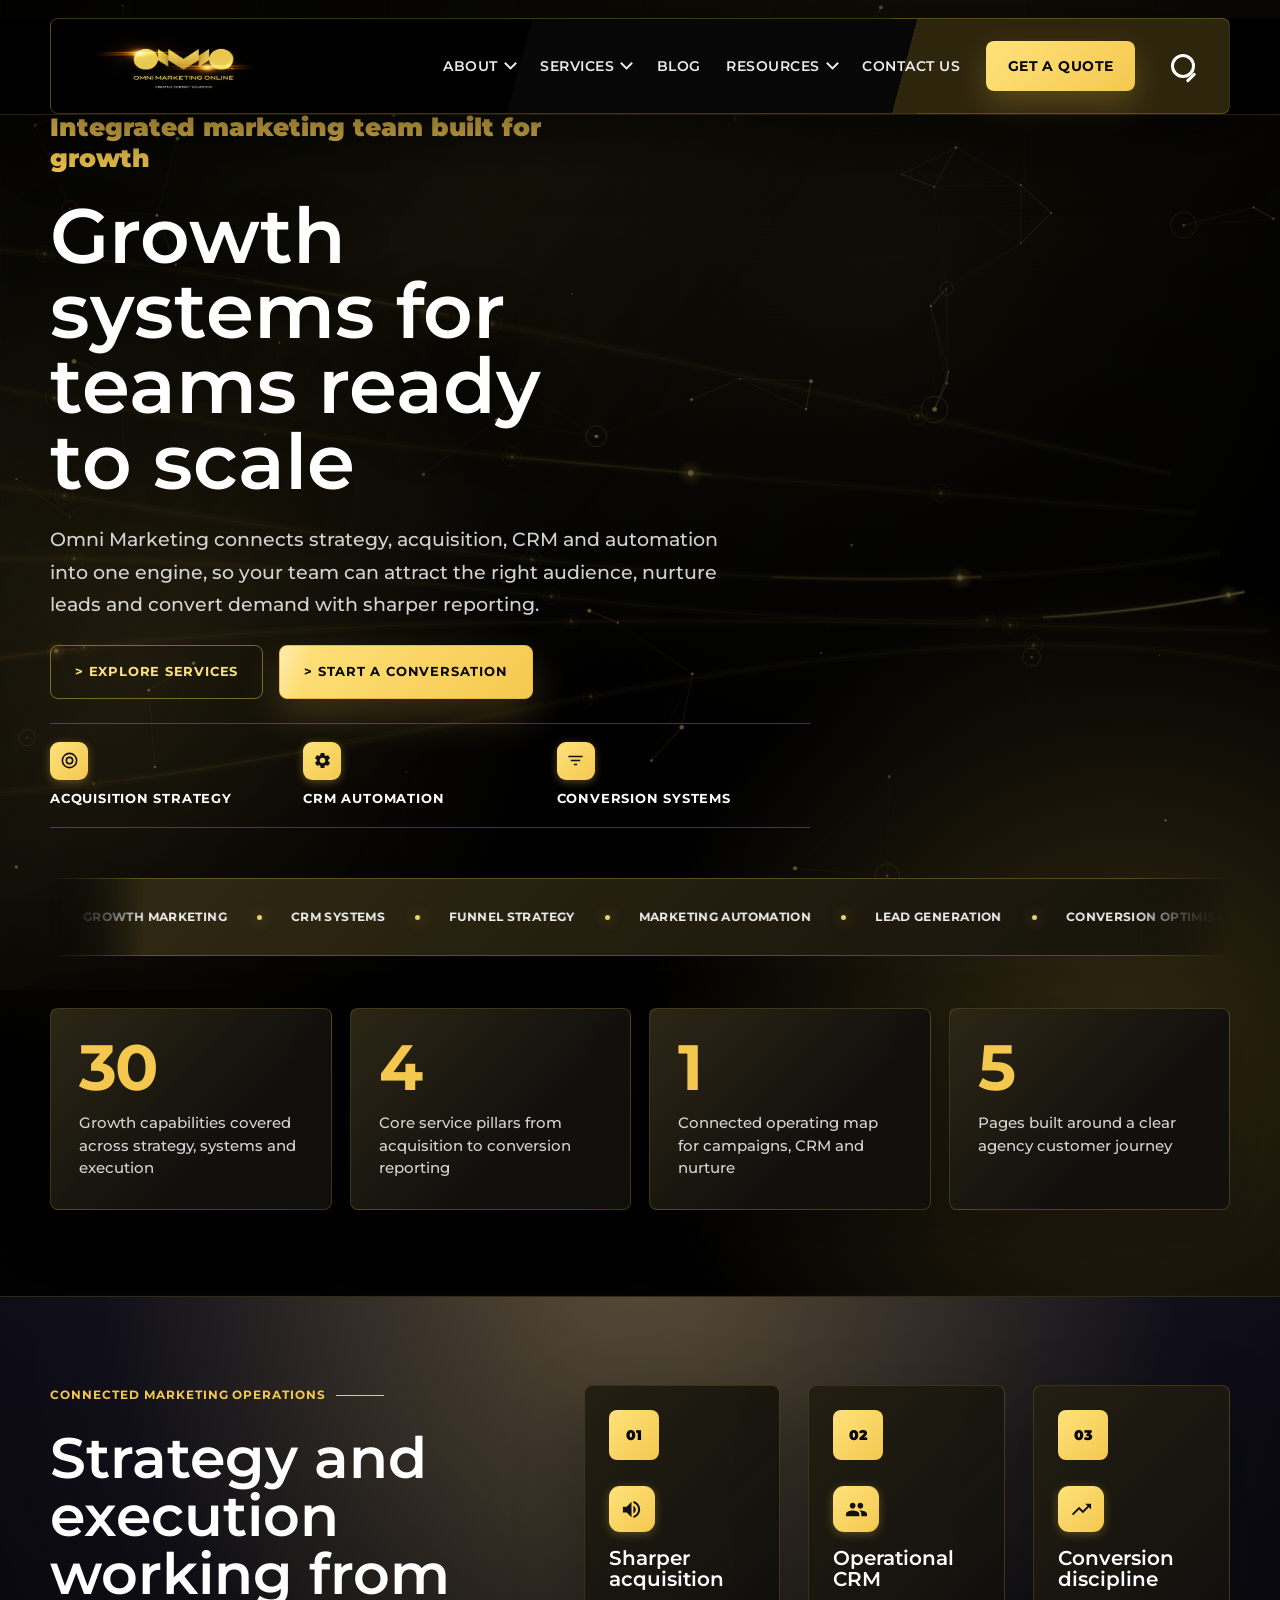
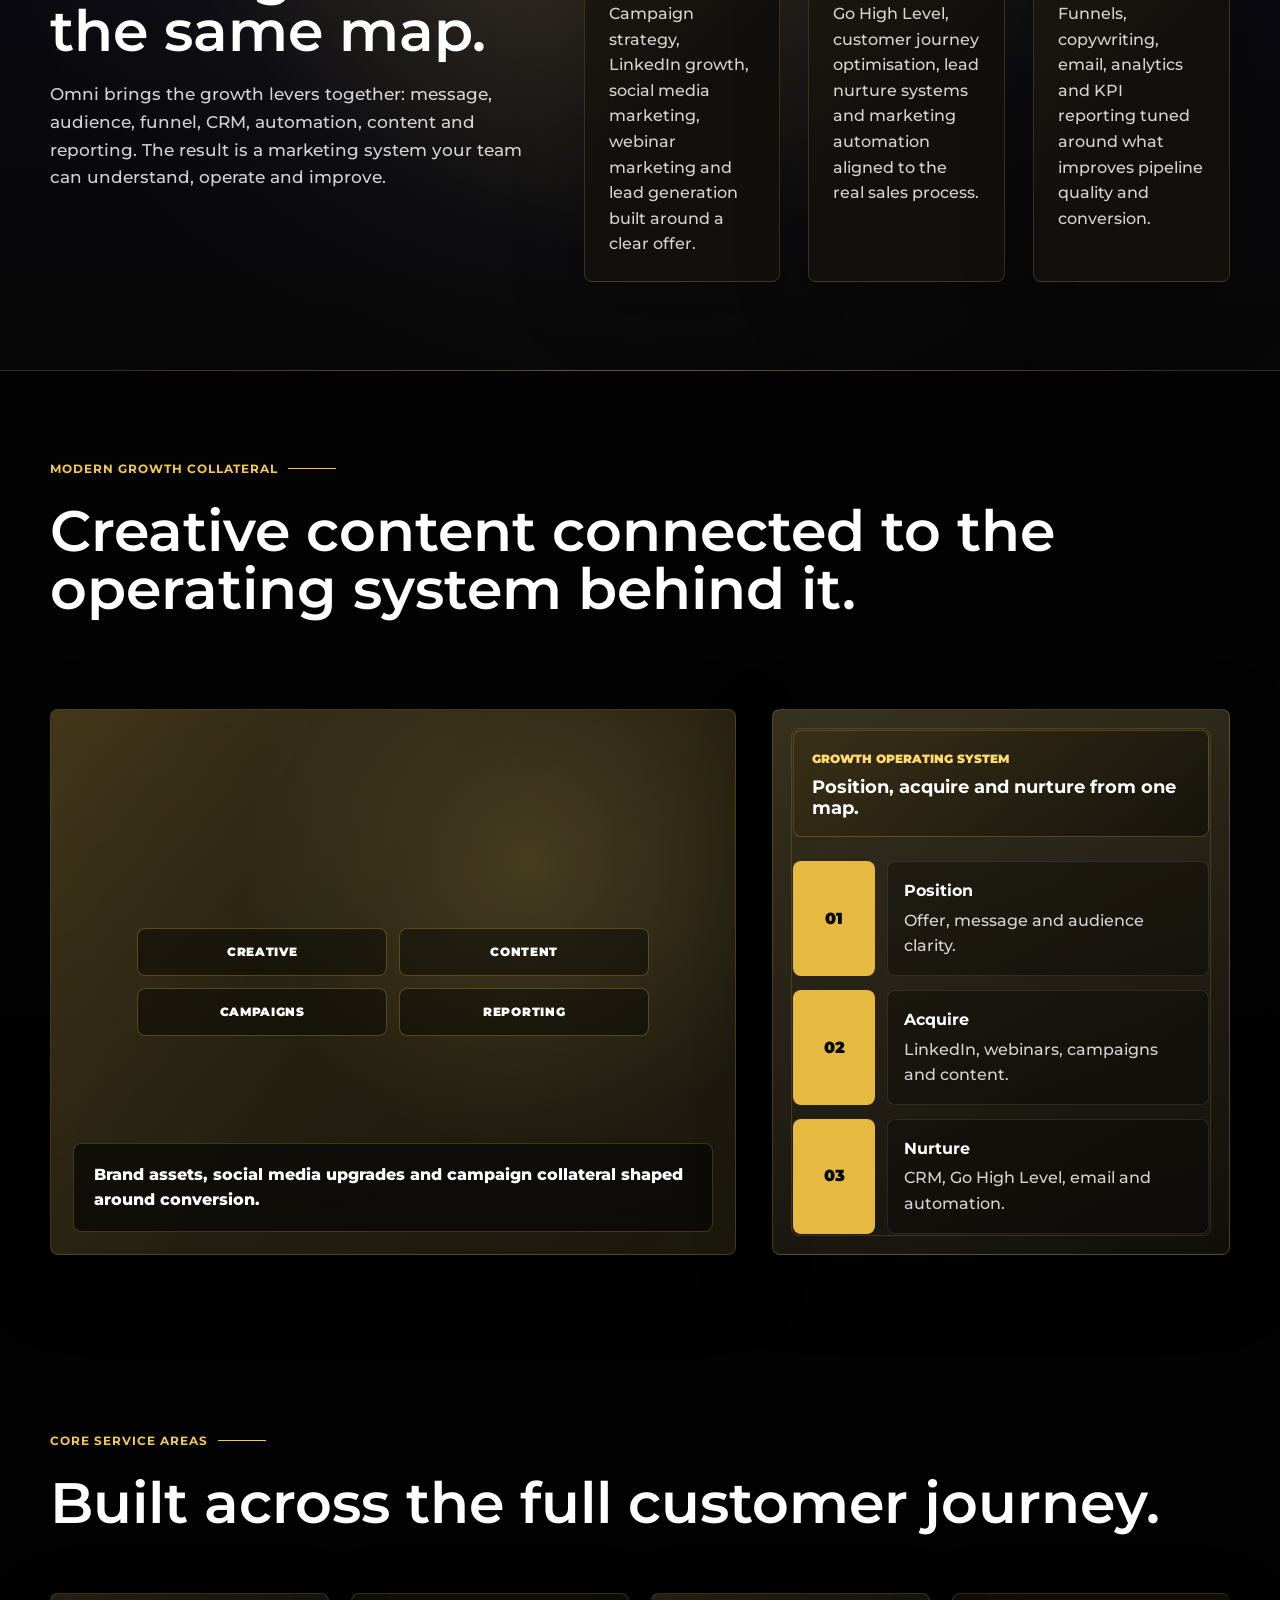
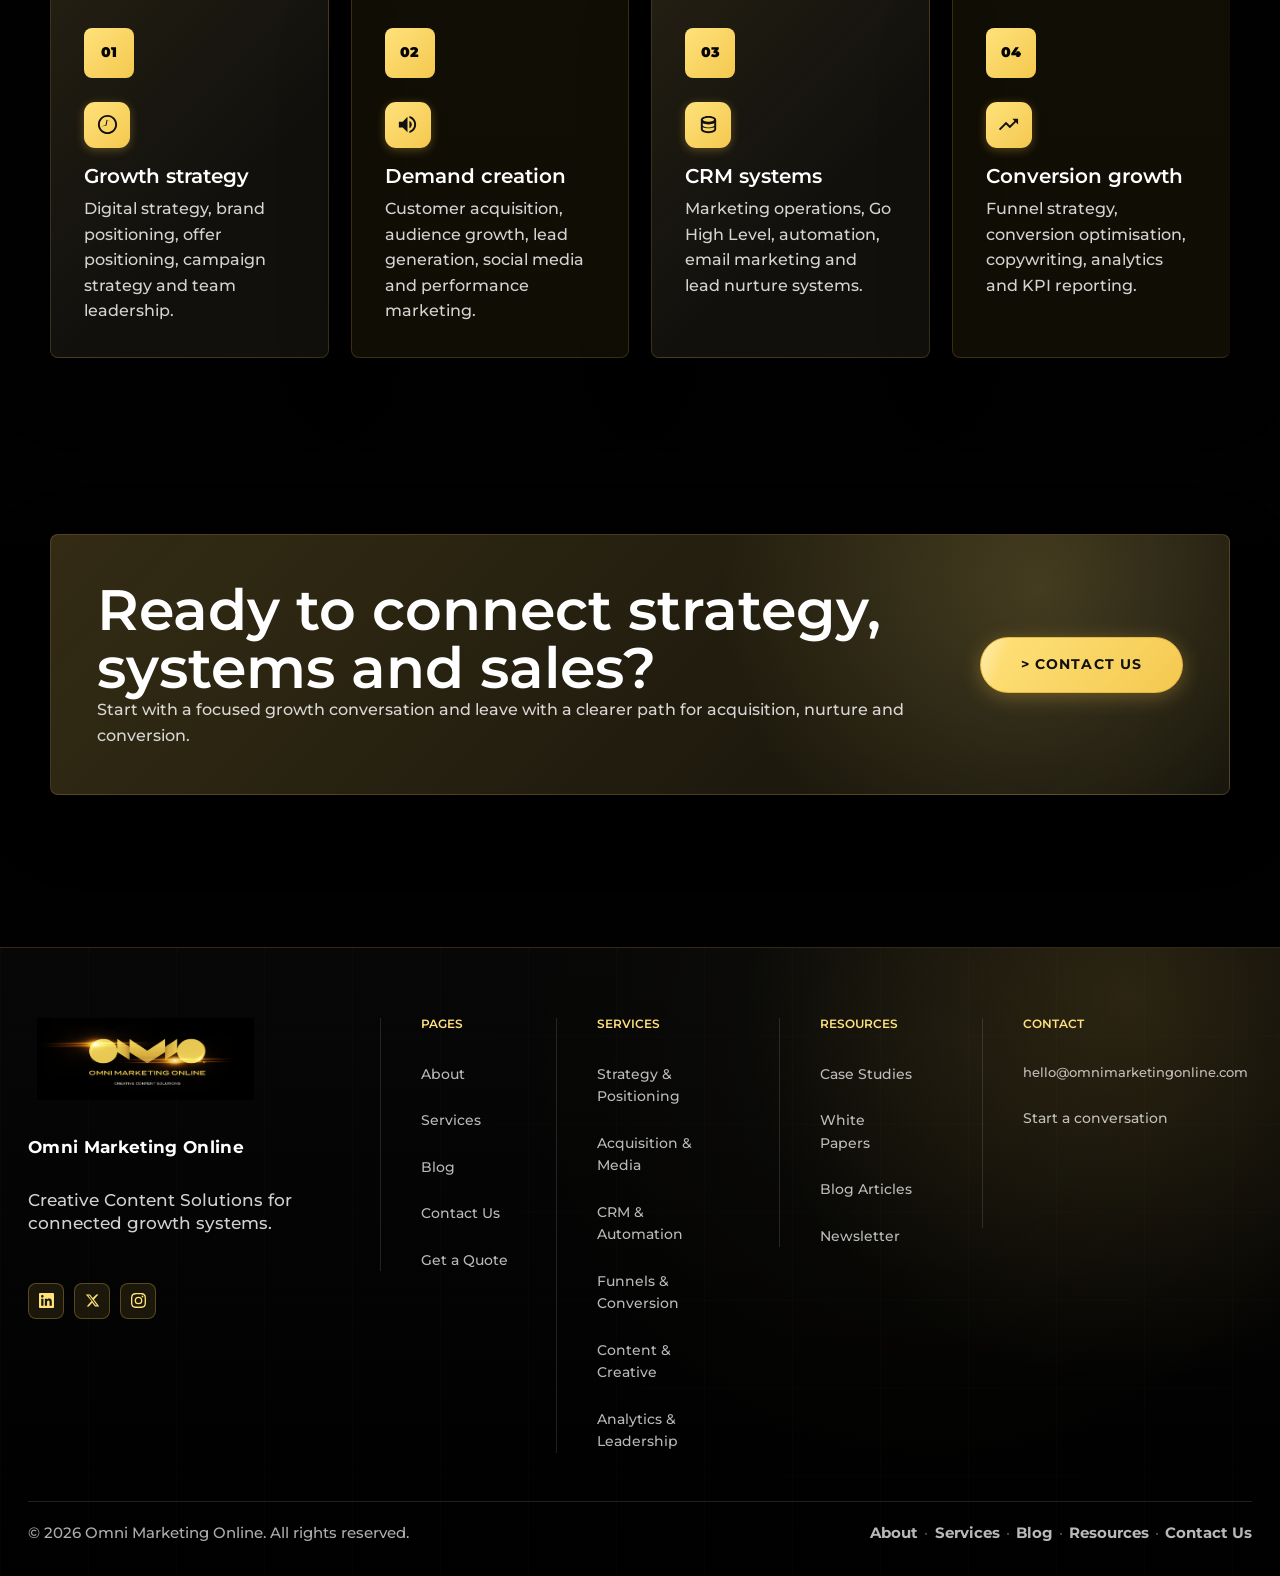
<file: index.html>
<!doctype html>
<html lang="en">
  <head>
    <meta charset="utf-8">
    <meta name="viewport" content="width=device-width, initial-scale=1">
    <title>Omni Marketing | Growth systems for teams ready to scale</title>
    <meta name="description" content="Omni Marketing builds connected growth systems across acquisition, CRM, automation, funnels, content and reporting.">
    <link rel="stylesheet" href="styles.css?v=40">
    <link rel="icon" href="assets/omni-logo.png" type="image/png">
  </head>
  <body>
    <div class="page-shell">
      <header class="site-header">
        <div class="nav-wrap">
          <a class="brand" href="index.html" aria-label="Omni Marketing home">
            <img src="assets/omni-logo.png" alt="Omni Marketing Online">
          </a>
          <button class="nav-toggle" type="button" aria-label="Open navigation" aria-expanded="false" data-menu-toggle>
            <span></span><span></span><span></span>
          </button>
          <nav class="site-nav" aria-label="Primary navigation" data-site-nav>
            <details class="nav-dropdown nav-about" data-nav-dropdown>
              <summary class="nav-link">About</summary>
              <div class="nav-panel nav-small-menu">
                <a href="about.html"><strong>About Omni</strong><span>How we connect strategy, systems and content.</span></a>
                <a href="about.html#approach"><strong>Approach</strong><span>Clearer offers, cleaner journeys and sharper reporting.</span></a>
                <a href="contact.html"><strong>Start a Conversation</strong><span>Talk through the next growth move.</span></a>
              </div>
            </details>
            <details class="nav-dropdown nav-services" data-nav-dropdown>
              <summary class="nav-link">Services</summary>
              <div class="nav-panel nav-mega">
                <div class="mega-intro">
                  <span>Omni Services</span>
                  <strong>Growth strategy, acquisition, systems and reporting under one operating model.</strong>
                  <a href="services.html">View all services</a>
                </div>
                <div class="mega-grid">
                  <section>
                    <h3>Strategy</h3>
                    <a href="services.html">Growth Marketing</a>
                    <a href="services.html">Marketing Strategy</a>
                    <a href="services.html">Digital Strategy</a>
                    <a href="services.html">Brand Positioning</a>
                    <a href="services.html">Offer Positioning</a>
                    <a href="services.html">Messaging Strategy</a>
                    <a href="services.html">Creative Strategy</a>
                    <a href="services.html">Content Strategy</a>
                  </section>
                  <section>
                    <h3>Acquisition</h3>
                    <a href="services.html">Customer Acquisition</a>
                    <a href="services.html">Lead Generation</a>
                    <a href="services.html">Audience Growth</a>
                    <a href="services.html">LinkedIn Growth Marketing</a>
                    <a href="services.html">Social Media Marketing</a>
                    <a href="services.html">Performance Marketing</a>
                    <a href="services.html">Webinar Marketing</a>
                    <a href="services.html">Email Marketing</a>
                  </section>
                  <section>
                    <h3>Systems</h3>
                    <a href="services.html">CRM Systems</a>
                    <a href="services.html">Go High Level</a>
                    <a href="services.html">Funnel Strategy</a>
                    <a href="services.html">Funnel Optimisation</a>
                    <a href="services.html">Marketing Automation</a>
                    <a href="services.html">Lead Nurture Systems</a>
                    <a href="services.html">Customer Journey Optimisation</a>
                  </section>
                  <section>
                    <h3>Optimisation</h3>
                    <a href="services.html">Conversion Systems</a>
                    <a href="services.html">Conversion Optimisation</a>
                    <a href="services.html">Marketing Analytics</a>
                    <a href="services.html">KPI Reporting</a>
                    <a href="services.html">Marketing Operations</a>
                    <a href="services.html">Campaign Strategy</a>
                    <a href="services.html">Team Leadership</a>
                    <a href="services.html">Copywriting</a>
                  </section>
                </div>
              </div>
            </details>
            <a class="nav-link" href="blog.html">Blog</a>
            <details class="nav-dropdown nav-resources" data-nav-dropdown>
              <summary class="nav-link">Resources</summary>
              <div class="nav-panel nav-resource-menu">
                <a href="work.html"><strong>Case Studies</strong><span>Growth system examples across CRM, funnels and campaigns.</span></a>
                <a href="white-papers.html"><strong>White Papers</strong><span>Strategic guides for acquisition, automation and conversion.</span></a>
              </div>
            </details>
            <a class="nav-link" href="contact.html">Contact Us</a>
            <a class="nav-cta" href="contact.html">Get a Quote</a>
            <details class="nav-dropdown nav-search" data-nav-dropdown>
              <summary class="nav-search-button" aria-label="Search Omni Marketing"><span class="sr-only">Search</span></summary>
              <div class="nav-panel nav-search-panel">
                <form class="site-search" role="search" action="blog.html">
                  <label for="site-search-index">Search Omni</label>
                  <div class="site-search-row">
                    <input id="site-search-index" name="q" type="search" placeholder="Services, blog, resources">
                    <button type="submit">Search</button>
                  </div>
                </form>
              </div>
            </details>
          </nav>
        </div>
      </header>

      <main>
        <section class="section hero modern-hero">
          <canvas class="growth-canvas" data-growth-canvas aria-hidden="true"></canvas>
          <div class="hero-copy">
            <span class="hero-kicker">Integrated marketing team built for growth</span>
            <h1>Growth systems for teams ready to scale</h1>
            <p>Omni Marketing connects strategy, acquisition, CRM and automation into one engine, so your team can attract the right audience, nurture leads and convert demand with sharper reporting.</p>
            <div class="hero-actions">
              <a class="button" href="services.html">&gt; EXPLORE SERVICES</a>
              <a class="button primary" href="contact.html">&gt; START A CONVERSATION</a>
            </div>
            <div class="hero-proof" aria-label="Core growth pillars">
              <span><span class="hero-proof-icon"><svg viewBox="0 0 24 24" xmlns="http://www.w3.org/2000/svg"><path d="M12 2a10 10 0 1 0 10 10A10 10 0 0 0 12 2zm0 18a8 8 0 1 1 8-8 8 8 0 0 1-8 8zm0-13a5 5 0 1 0 5 5 5 5 0 0 0-5-5zm0 8a3 3 0 1 1 3-3 3 3 0 0 1-3 3z"></path></svg></span>Acquisition strategy</span>
              <span><span class="hero-proof-icon"><svg viewBox="0 0 24 24" xmlns="http://www.w3.org/2000/svg"><path d="M19.14 12.94c.04-.3.06-.61.06-.94 0-.32-.02-.64-.07-.94l2.03-1.58c.18-.14.23-.41.12-.61l-1.92-3.32c-.12-.22-.37-.29-.59-.22l-2.39.96c-.5-.38-1.03-.7-1.62-.94l-.36-2.54c-.04-.24-.24-.41-.48-.41h-3.84c-.24 0-.43.17-.47.41l-.36 2.54c-.59.24-1.13.57-1.62.94l-2.39-.96c-.22-.08-.47 0-.59.22L2.74 8.87c-.12.21-.08.47.12.61l2.03 1.58c-.05.3-.09.63-.09.94s.02.64.07.94l-2.03 1.58c-.18.14-.23.41-.12.61l1.92 3.32c.12.22.37.29.59.22l2.39-.96c.5.38 1.03.7 1.62.94l.36 2.54c.05.24.24.41.48.41h3.84c.24 0 .44-.17.47-.41l.36-2.54c.59-.24 1.13-.56 1.62-.94l2.39.96c.22.08.47 0 .59-.22l1.92-3.32c.12-.22.07-.47-.12-.61l-2.01-1.58zM12 15.6c-1.98 0-3.6-1.62-3.6-3.6s1.62-3.6 3.6-3.6 3.6 1.62 3.6 3.6-1.62 3.6-3.6 3.6z"></path></svg></span>CRM automation</span>
              <span><span class="hero-proof-icon"><svg viewBox="0 0 24 24" xmlns="http://www.w3.org/2000/svg"><path d="M10 18h4v-2h-4v2zM3 6v2h18V6H3zm3 7h12v-2H6v2z"></path></svg></span>Conversion systems</span>
            </div>
          </div>

        </section>

        <section class="studio-marquee" aria-label="Omni service focus areas">
          <div class="studio-marquee-track">
            <span>Growth Marketing</span>
            <span>CRM Systems</span>
            <span>Funnel Strategy</span>
            <span>Marketing Automation</span>
            <span>Lead Generation</span>
            <span>Conversion Optimisation</span>
            <span>Content Strategy</span>
            <span>Go High Level</span>
            <span>Growth Marketing</span>
            <span>CRM Systems</span>
            <span>Funnel Strategy</span>
            <span>Marketing Automation</span>
            <span>Lead Generation</span>
            <span>Conversion Optimisation</span>
            <span>Content Strategy</span>
            <span>Go High Level</span>
          </div>
        </section>

        <section class="studio-metrics" aria-label="Omni operating focus">
          <article>
            <strong>30</strong>
            <span>Growth capabilities covered across strategy, systems and execution</span>
          </article>
          <article>
            <strong>4</strong>
            <span>Core service pillars from acquisition to conversion reporting</span>
          </article>
          <article>
            <strong>1</strong>
            <span>Connected operating map for campaigns, CRM and nurture</span>
          </article>
          <article>
            <strong>5</strong>
            <span>Pages built around a clear agency customer journey</span>
          </article>
        </section>

        <section class="dark-band">
          <div class="section split">
            <div class="section-intro">
              <span class="small-label">Connected marketing operations</span>
              <h2>Strategy and execution working from the same map.</h2>
              <p>Omni brings the growth levers together: message, audience, funnel, CRM, automation, content and reporting. The result is a marketing system your team can understand, operate and improve.</p>
            </div>
            <div class="feature-list">
              <article>
                <div class="card-icon-wrap">
                  <svg viewBox="0 0 24 24"><path d="M3 9v6h4l5 5V4L7 9H3zm13.5 3c0-1.77-1.02-3.29-2.5-4.03v8.05c1.48-.73 2.5-2.25 2.5-4.02zM14 3.23v2.06c2.89.86 5 3.54 5 6.71s-2.11 5.85-5 6.71v2.06c4.01-.91 7-4.49 7-8.77s-2.99-7.86-7-8.77z"></path></svg>
                </div>
                <h3>Sharper acquisition</h3>
                <p>Campaign strategy, LinkedIn growth, social media marketing, webinar marketing and lead generation built around a clear offer.</p>
              </article>
              <article>
                <div class="card-icon-wrap">
                  <svg viewBox="0 0 24 24"><path d="M16 11c1.66 0 2.99-1.34 2.99-3S17.66 5 16 5c-1.66 0-3 1.34-3 3s1.34 3 3 3zm-8 0c1.66 0 2.99-1.34 2.99-3S9.66 5 8 5C6.34 5 5 6.34 5 8s1.34 3 3 3zm0 2c-2.33 0-7 1.17-7 3.5V19h14v-2.5c0-2.33-4.67-3.5-7-3.5zm8 0c-.29 0-.62.02-.97.05 1.16.84 1.97 1.97 1.97 3.45V19h6v-2.5c0-2.33-4.67-3.5-7-3.5z"></path></svg>
                </div>
                <h3>Operational CRM</h3>
                <p>Go High Level, customer journey optimisation, lead nurture systems and marketing automation aligned to the real sales process.</p>
              </article>
              <article>
                <div class="card-icon-wrap">
                  <svg viewBox="0 0 24 24"><path d="M16 6l2.29 2.29-4.88 4.88-4-4L2 16.59 3.41 18l6-6 4 4 6.3-6.29L22 12V6z"></path></svg>
                </div>
                <h3>Conversion discipline</h3>
                <p>Funnels, copywriting, email, analytics and KPI reporting tuned around what improves pipeline quality and conversion.</p>
              </article>
            </div>
          </div>
        </section>

        <section class="section image-story">
          <div class="section-intro">
            <span class="small-label">Modern growth collateral</span>
            <h2>Creative content connected to the operating system behind it.</h2>
          </div>
          <div class="media-grid">
            <figure class="image-card feature-image visual-card" aria-label="Creative content system visual">
              <div class="visual-matrix" aria-hidden="true">
                <span>Creative</span>
                <span>Content</span>
                <span>Campaigns</span>
                <span>Reporting</span>
              </div>
              <figcaption>Brand assets, social media upgrades and campaign collateral shaped around conversion.</figcaption>
            </figure>
            <article class="system-board compact-board" aria-label="Omni growth system preview">
              <div class="system-heading">
                <span>Growth operating system</span>
                <strong>Position, acquire and nurture from one map.</strong>
              </div>
              <div class="flow">
                <div class="flow-row">
                  <div class="flow-key">01</div>
                  <div class="flow-card"><strong>Position</strong><span>Offer, message and audience clarity.</span></div>
                </div>
                <div class="flow-row">
                  <div class="flow-key">02</div>
                  <div class="flow-card"><strong>Acquire</strong><span>LinkedIn, webinars, campaigns and content.</span></div>
                </div>
                <div class="flow-row">
                  <div class="flow-key">03</div>
                  <div class="flow-card"><strong>Nurture</strong><span>CRM, Go High Level, email and automation.</span></div>
                </div>
              </div>
            </article>
          </div>
        </section>

        <section class="section">
          <div class="section-intro">
            <span class="small-label">Core service areas</span>
            <h2>Built across the full customer journey.</h2>
          </div>
          <div class="service-strip">
            <article>
              <div class="service-icon-wrap">
                <svg viewBox="0 0 24 24"><path d="M12 2C6.48 2 2 6.48 2 12s4.48 10 10 10 10-4.48 10-10S17.52 2 12 2zm0 18c-4.41 0-8-3.59-8-8s3.59-8 8-8 8 3.59 8 8-3.59 8-8 8zm-1-13l-1 5.5L5.5 14l5.5-1 1-5.5 4.5 1.5z"></path></svg>
              </div>
              <h3>Growth strategy</h3>
              <p>Digital strategy, brand positioning, offer positioning, campaign strategy and team leadership.</p>
            </article>
            <article>
              <div class="service-icon-wrap">
                <svg viewBox="0 0 24 24"><path d="M3 9v6h4l5 5V4L7 9H3zm13.5 3c0-1.77-1.02-3.29-2.5-4.03v8.05c1.48-.73 2.5-2.25 2.5-4.02zM14 3.23v2.06c2.89.86 5 3.54 5 6.71s-2.11 5.85-5 6.71v2.06c4.01-.91 7-4.49 7-8.77s-2.99-7.86-7-8.77z"></path></svg>
              </div>
              <h3>Demand creation</h3>
              <p>Customer acquisition, audience growth, lead generation, social media and performance marketing.</p>
            </article>
            <article>
              <div class="service-icon-wrap">
                <svg viewBox="0 0 24 24"><path d="M12 3C7.58 3 4 4.79 4 7v10c0 2.21 3.59 4 8 4s8-1.79 8-4V7c0-2.21-3.58-4-8-4zm0 2c3.87 0 6 1.5 6 2s-2.13 2-6 2-6-1.5-6-2 2.13-2 6-2zm0 14c-3.87 0-6-1.5-6-2v-2.23c1.61.78 3.72 1.23 6 1.23s4.39-.45 6-1.23V17c0 .5-2.13 2-6 2zm0-4c-3.87 0-6-1.5-6-2V10.77c1.61.78 3.72 1.23 6 1.23s4.39-.45 6-1.23V13c0 .5-2.13 2-6 2z"></path></svg>
              </div>
              <h3>CRM systems</h3>
              <p>Marketing operations, Go High Level, automation, email marketing and lead nurture systems.</p>
            </article>
            <article>
              <div class="service-icon-wrap">
                <svg viewBox="0 0 24 24"><path d="M16 6l2.29 2.29-4.88 4.88-4-4L2 16.59 3.41 18l6-6 4 4 6.3-6.29L22 12V6z"></path></svg>
              </div>
              <h3>Conversion growth</h3>
              <p>Funnel strategy, conversion optimisation, copywriting, analytics and KPI reporting.</p>
            </article>
          </div>
        </section>

        <section class="section tight">
          <div class="cta-band">
            <div>
              <h2>Ready to connect strategy, systems and sales?</h2>
              <p>Start with a focused growth conversation and leave with a clearer path for acquisition, nurture and conversion.</p>
            </div>
            <a class="button primary cta-banner-btn" href="contact.html">&gt; CONTACT US</a>
          </div>
        </section>
      </main>

      <footer class="site-footer" id="footer">
        <div class="footer-wrap">
          <section class="footer-brand-block">
            <a class="footer-brand" href="index.html" aria-label="Omni Marketing home">
              <img class="footer-logo" src="assets/omni-logo.png" alt="Omni Marketing Online">
            </a>
            <p>Omni Marketing Online</p>
            <p>Creative Content Solutions for connected growth systems.</p>
            <div class="footer-social-links">
              <a href="https://linkedin.com/company/omnimarketingonline" target="_blank" rel="noopener" aria-label="LinkedIn">
                <svg viewBox="0 0 24 24"><path d="M20.447 20.452h-3.554v-5.569c0-1.328-.027-3.037-1.852-3.037-1.853 0-2.136 1.445-2.136 2.939v5.667H9.351V9h3.414v1.561h.046c.477-.9 1.637-1.85 3.37-1.85 3.601 0 4.267 2.37 4.267 5.455v6.286zM5.337 7.433c-1.144 0-2.063-.926-2.063-2.065 0-1.138.92-2.063 2.063-2.063 1.14 0 2.064.925 2.064 2.063 0 1.139-.925 2.065-2.064 2.065zm1.782 13.019H3.555V9h3.564v11.452zM22.225 0H1.771C.792 0 0 .774 0 1.729v20.542C0 23.227.792 24 1.771 24h20.451C23.2 24 24 23.227 24 22.271V1.729C24 .774 23.2 0 22.222 0h.003z"></path></svg>
              </a>
              <a href="https://twitter.com/omnimarketingonline" target="_blank" rel="noopener" aria-label="X / Twitter">
                <svg viewBox="0 0 24 24"><path d="M18.244 2.25h3.308l-7.227 8.26 8.502 11.24H16.17l-4.714-6.231-5.401 6.231H2.744l7.737-8.835L1.254 2.25H8.08l4.259 5.632L18.244 2.25zm-1.161 17.52h1.833L7.084 4.126H5.117z"></path></svg>
              </a>
              <a href="https://instagram.com/omnimarketingonline" target="_blank" rel="noopener" aria-label="Instagram">
                <svg viewBox="0 0 24 24"><path d="M12 2.163c3.204 0 3.584.012 4.85.07 3.252.148 4.771 1.691 4.919 4.919.058 1.265.069 1.645.069 4.849 0 3.205-.012 3.584-.069 4.849-.149 3.225-1.664 4.771-4.919 4.919-1.266.058-1.644.07-4.85.07-3.204 0-3.584-.012-4.849-.07-3.26-.149-4.771-1.699-4.919-4.92-.058-1.265-.07-1.644-.07-4.849 0-3.204.013-3.583.07-4.849.149-3.227 1.664-4.771 4.919-4.919 1.266-.057 1.645-.069 4.849-.069zM12 0C8.741 0 8.333.014 7.053.072 2.695.272.273 2.69.073 7.052.014 8.333 0 8.741 0 12c0 3.259.014 3.668.072 4.948.2 4.358 2.618 6.78 6.98 6.98C8.333 23.986 8.741 24 12 24c3.259 0 3.668-.014 4.948-.072 4.354-.2 6.782-2.618 6.979-6.98.059-1.28.073-1.689.073-4.948 0-3.259-.014-3.667-.072-4.947-.196-4.354-2.617-6.78-6.979-6.98C15.668.014 15.259 0 12 0zm0 5.838a6.162 6.162 0 1 0 0 12.324 6.162 6.162 0 0 0 0-12.324zM12 16a4 4 0 1 1 0-8 4 4 0 0 1 0 8zm6.406-11.845a1.44 1.44 0 1 0 0 2.881 1.44 1.44 0 0 0 0-2.881z"></path></svg>
              </a>
            </div>
          </section>
          <nav class="footer-column" aria-label="Footer page navigation">
            <h2>Pages</h2>
            <a href="about.html">About</a>
            <a href="services.html">Services</a>
            <a href="blog.html">Blog</a>
            <a href="contact.html">Contact Us</a>
            <a href="contact.html">Get a Quote</a>
          </nav>
          <nav class="footer-column" aria-label="Footer service navigation">
            <h2>Services</h2>
            <a href="services.html#strategy">Strategy &amp; Positioning</a>
            <a href="services.html#acquisition">Acquisition &amp; Media</a>
            <a href="services.html#automation">CRM &amp; Automation</a>
            <a href="services.html#conversion">Funnels &amp; Conversion</a>
            <a href="services.html#content">Content &amp; Creative</a>
            <a href="services.html#analytics">Analytics &amp; Leadership</a>
          </nav>
          <nav class="footer-column" aria-label="Footer resource navigation">
            <h2>Resources</h2>
            <a href="work.html">Case Studies</a>
            <a href="white-papers.html">White Papers</a>
            <a href="blog.html">Blog Articles</a>
            <a href="contact.html">Newsletter</a>
          </nav>
          <section class="footer-column footer-contact">
            <h2>Contact</h2>
            <a href="mailto:hello@omnimarketingonline.com">hello@omnimarketingonline.com</a>
            <a href="contact.html">Start a conversation</a>
          </section>
        </div>
        <div class="footer-bottom">
          <span>&copy; 2026 Omni Marketing Online. All rights reserved.</span>
          <nav class="footer-bottom-links" aria-label="Footer utility navigation">
            <a href="about.html">About</a><span aria-hidden="true">&middot;</span>
            <a href="services.html">Services</a><span aria-hidden="true">&middot;</span>
            <a href="blog.html">Blog</a><span aria-hidden="true">&middot;</span>
            <a href="work.html">Resources</a><span aria-hidden="true">&middot;</span>
            <a href="contact.html">Contact Us</a>
          </nav>
        </div>
      </footer>
    </div>
    <script src="script.js?v=41"></script>
  </body>
</html>
</file>
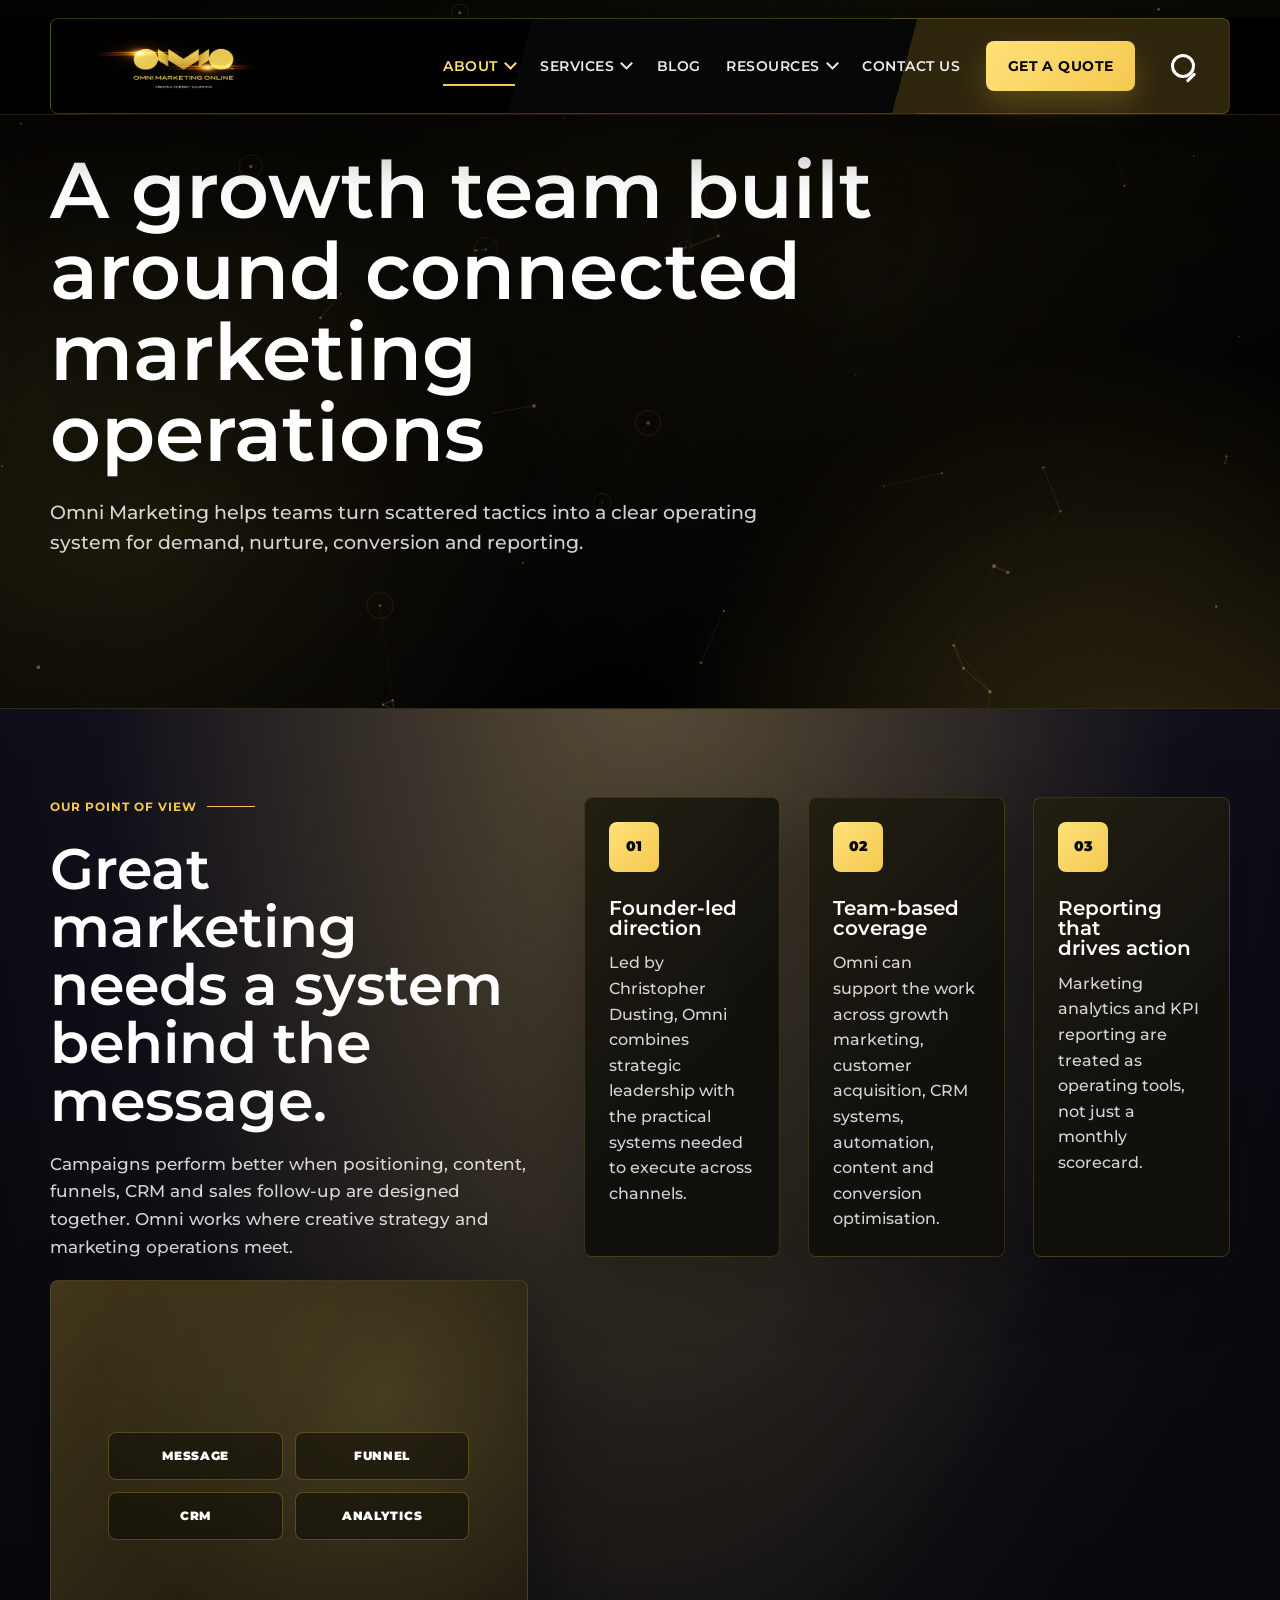
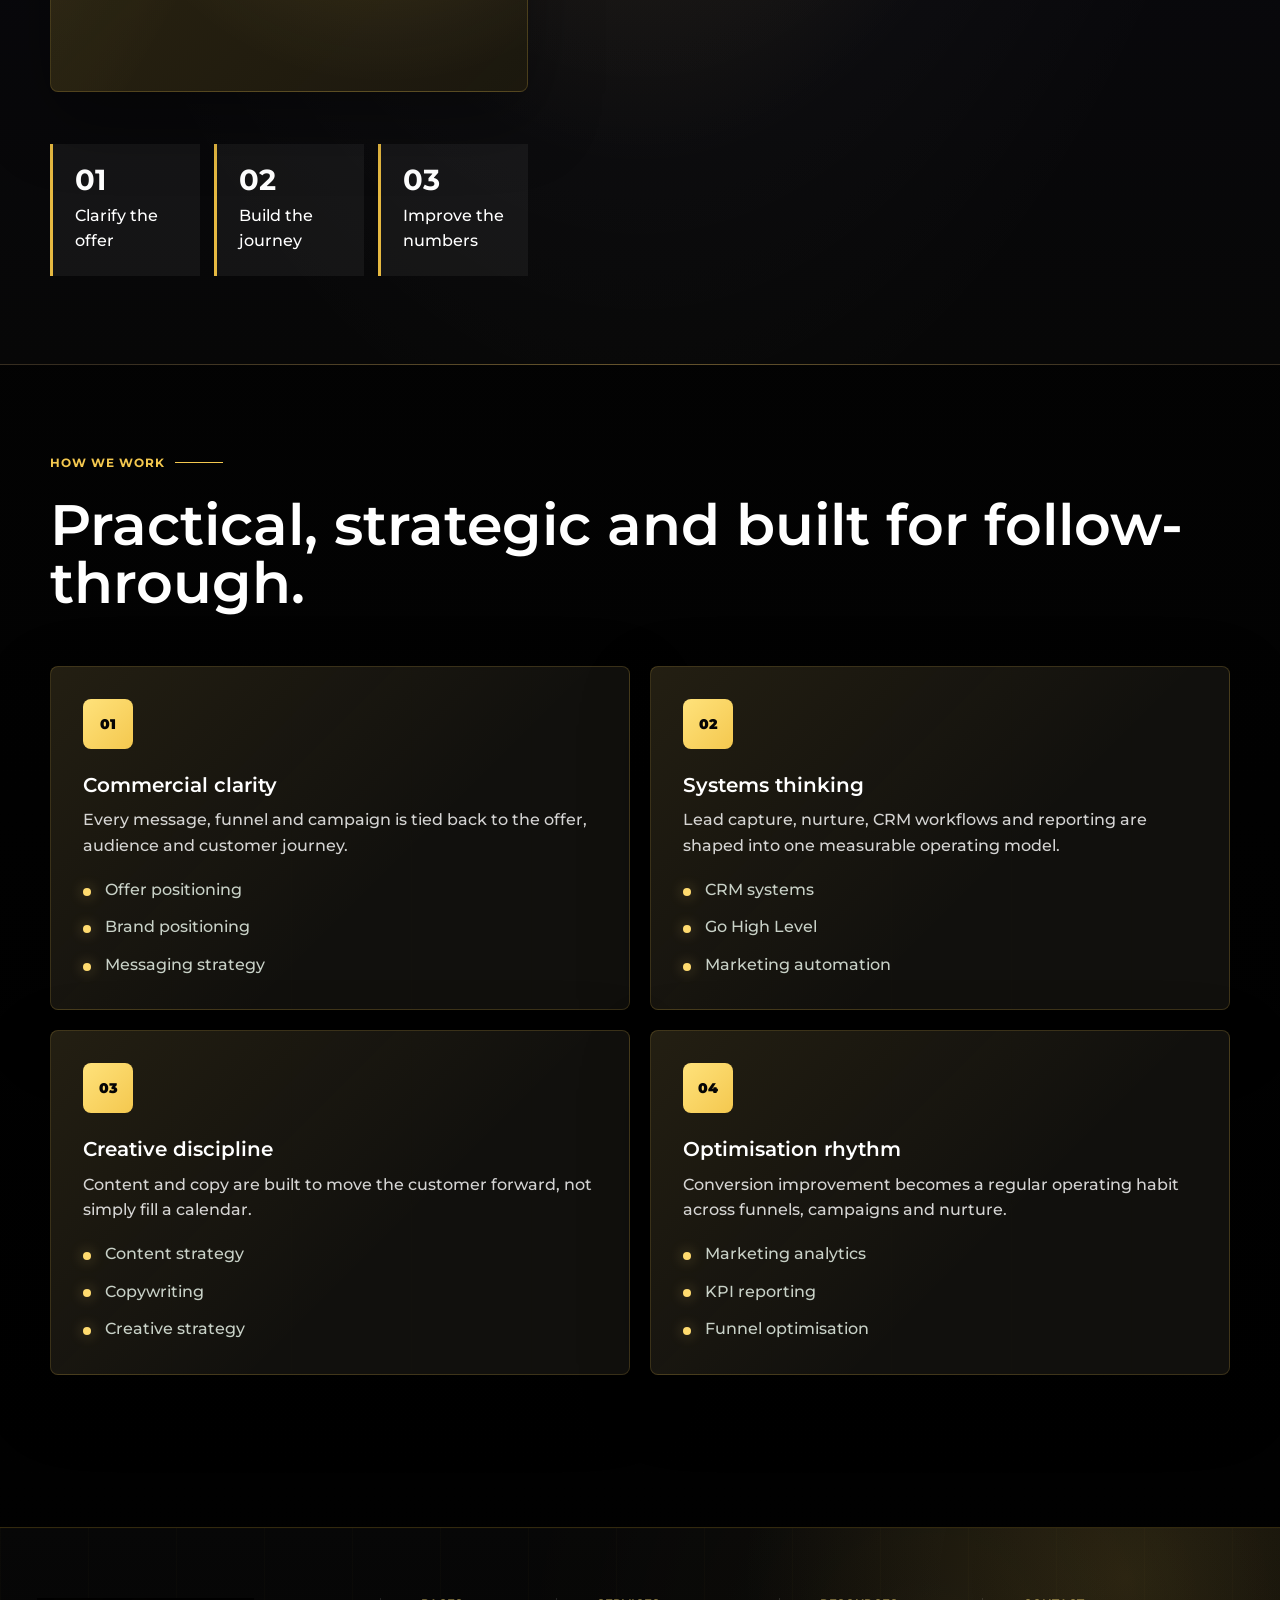
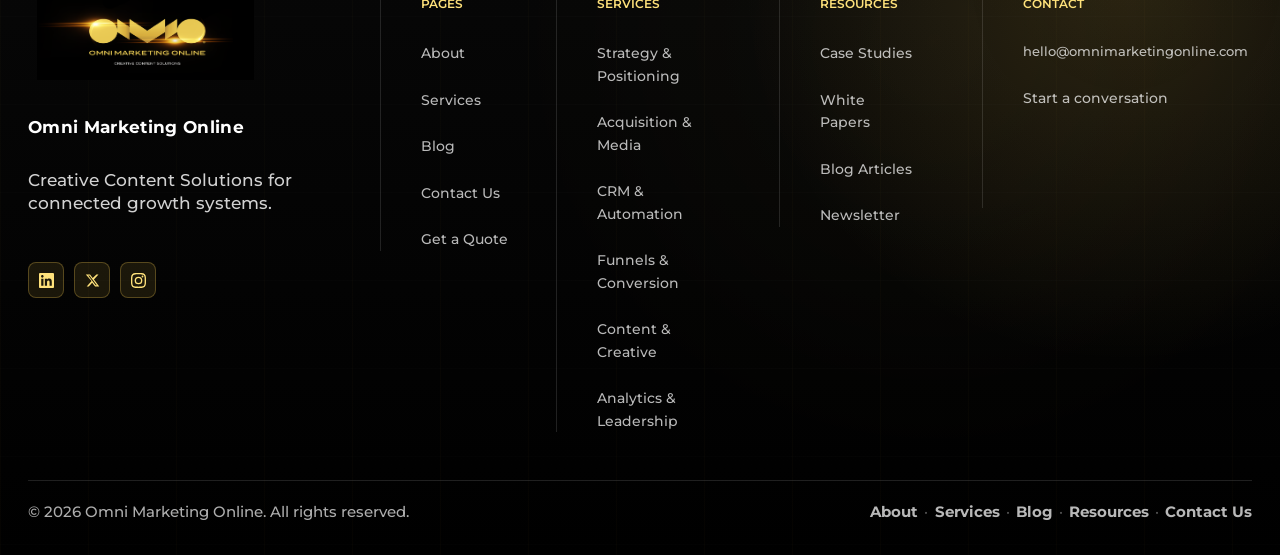
<file: about.html>
<!doctype html>
<html lang="en">
  <head>
    <meta charset="utf-8">
    <meta name="viewport" content="width=device-width, initial-scale=1">
    <title>About us | Omni Marketing</title>
    <meta name="description" content="Learn how Omni Marketing connects growth strategy, marketing systems, creative content and reporting into practical execution.">
    <link rel="stylesheet" href="styles.css?v=40">
    <link rel="icon" href="assets/omni-logo.png" type="image/png">
  </head>
  <body>
    <div class="page-shell">
      <header class="site-header">
        <div class="nav-wrap">
          <a class="brand" href="index.html" aria-label="Omni Marketing home">
            <img src="assets/omni-logo.png" alt="Omni Marketing Online">
          </a>
          <button class="nav-toggle" type="button" aria-label="Open navigation" aria-expanded="false" data-menu-toggle>
            <span></span><span></span><span></span>
          </button>
          <nav class="site-nav" aria-label="Primary navigation" data-site-nav>
            <details class="nav-dropdown nav-about" data-nav-dropdown>
              <summary class="nav-link is-active">About</summary>
              <div class="nav-panel nav-small-menu">
                <a href="about.html"><strong>About Omni</strong><span>How we connect strategy, systems and content.</span></a>
                <a href="about.html#approach"><strong>Approach</strong><span>Clearer offers, cleaner journeys and sharper reporting.</span></a>
                <a href="contact.html"><strong>Start a Conversation</strong><span>Talk through the next growth move.</span></a>
              </div>
            </details>
            <details class="nav-dropdown nav-services" data-nav-dropdown>
              <summary class="nav-link">Services</summary>
              <div class="nav-panel nav-mega">
                <div class="mega-intro">
                  <span>Omni Services</span>
                  <strong>Growth strategy, acquisition, systems and reporting under one operating model.</strong>
                  <a href="services.html">View all services</a>
                </div>
                <div class="mega-grid">
                  <section>
                    <h3>Strategy</h3>
                    <a href="services.html">Growth Marketing</a>
                    <a href="services.html">Marketing Strategy</a>
                    <a href="services.html">Digital Strategy</a>
                    <a href="services.html">Brand Positioning</a>
                    <a href="services.html">Offer Positioning</a>
                    <a href="services.html">Messaging Strategy</a>
                    <a href="services.html">Creative Strategy</a>
                    <a href="services.html">Content Strategy</a>
                  </section>
                  <section>
                    <h3>Acquisition</h3>
                    <a href="services.html">Customer Acquisition</a>
                    <a href="services.html">Lead Generation</a>
                    <a href="services.html">Audience Growth</a>
                    <a href="services.html">LinkedIn Growth Marketing</a>
                    <a href="services.html">Social Media Marketing</a>
                    <a href="services.html">Performance Marketing</a>
                    <a href="services.html">Webinar Marketing</a>
                    <a href="services.html">Email Marketing</a>
                  </section>
                  <section>
                    <h3>Systems</h3>
                    <a href="services.html">CRM Systems</a>
                    <a href="services.html">Go High Level</a>
                    <a href="services.html">Funnel Strategy</a>
                    <a href="services.html">Funnel Optimisation</a>
                    <a href="services.html">Marketing Automation</a>
                    <a href="services.html">Lead Nurture Systems</a>
                    <a href="services.html">Customer Journey Optimisation</a>
                  </section>
                  <section>
                    <h3>Optimisation</h3>
                    <a href="services.html">Conversion Systems</a>
                    <a href="services.html">Conversion Optimisation</a>
                    <a href="services.html">Marketing Analytics</a>
                    <a href="services.html">KPI Reporting</a>
                    <a href="services.html">Marketing Operations</a>
                    <a href="services.html">Campaign Strategy</a>
                    <a href="services.html">Team Leadership</a>
                    <a href="services.html">Copywriting</a>
                  </section>
                </div>
              </div>
            </details>
            <a class="nav-link" href="blog.html">Blog</a>
            <details class="nav-dropdown nav-resources" data-nav-dropdown>
              <summary class="nav-link">Resources</summary>
              <div class="nav-panel nav-resource-menu">
                <a href="work.html"><strong>Case Studies</strong><span>Growth system examples across CRM, funnels and campaigns.</span></a>
                <a href="white-papers.html"><strong>White Papers</strong><span>Strategic guides for acquisition, automation and conversion.</span></a>
              </div>
            </details>
            <a class="nav-link" href="contact.html">Contact Us</a>
            <a class="nav-cta" href="contact.html">Get a Quote</a>
            <details class="nav-dropdown nav-search" data-nav-dropdown>
              <summary class="nav-search-button" aria-label="Search Omni Marketing"><span class="sr-only">Search</span></summary>
              <div class="nav-panel nav-search-panel">
                <form class="site-search" role="search" action="blog.html">
                  <label for="site-search-about">Search Omni</label>
                  <div class="site-search-row">
                    <input id="site-search-about" name="q" type="search" placeholder="Services, blog, resources">
                    <button type="submit">Search</button>
                  </div>
                </form>
              </div>
            </details>
          </nav>
        </div>
      </header>

      <main>
        <section class="section page-hero">
          <h1>A growth team built around connected marketing operations</h1>
          <p>Omni Marketing helps teams turn scattered tactics into a clear operating system for demand, nurture, conversion and reporting.</p>
        </section>

        <section class="dark-band" id="approach">
          <div class="section split">
            <div class="section-intro">
              <span class="small-label">Our point of view</span>
              <h2>Great marketing needs a system behind the message.</h2>
              <p>Campaigns perform better when positioning, content, funnels, CRM and sales follow-up are designed together. Omni works where creative strategy and marketing operations meet.</p>
              <figure class="image-panel about-image visual-card" aria-label="Connected marketing operations visual">
                <div class="visual-matrix" aria-hidden="true">
                  <span>Message</span>
                  <span>Funnel</span>
                  <span>CRM</span>
                  <span>Analytics</span>
                </div>
              </figure>
              <div class="metric-rail">
                <div class="metric"><strong>01</strong><span>Clarify the offer</span></div>
                <div class="metric"><strong>02</strong><span>Build the journey</span></div>
                <div class="metric"><strong>03</strong><span>Improve the numbers</span></div>
              </div>
            </div>
            <div class="feature-list">
              <article>
                <h3>Founder-led direction</h3>
                <p>Led by Christopher Dusting, Omni combines strategic leadership with the practical systems needed to execute across channels.</p>
              </article>
              <article>
                <h3>Team-based coverage</h3>
                <p>Omni can support the work across growth marketing, customer acquisition, CRM systems, automation, content and conversion optimisation.</p>
              </article>
              <article>
                <h3>Reporting that drives action</h3>
                <p>Marketing analytics and KPI reporting are treated as operating tools, not just a monthly scorecard.</p>
              </article>
            </div>
          </div>
        </section>

        <section class="section">
          <div class="section-intro">
            <span class="small-label">How we work</span>
            <h2>Practical, strategic and built for follow-through.</h2>
          </div>
          <div class="values-grid">
            <article class="value-card">
              <h3>Commercial clarity</h3>
              <p>Every message, funnel and campaign is tied back to the offer, audience and customer journey.</p>
              <ul>
                <li>Offer positioning</li>
                <li>Brand positioning</li>
                <li>Messaging strategy</li>
              </ul>
            </article>
            <article class="value-card">
              <h3>Systems thinking</h3>
              <p>Lead capture, nurture, CRM workflows and reporting are shaped into one measurable operating model.</p>
              <ul>
                <li>CRM systems</li>
                <li>Go High Level</li>
                <li>Marketing automation</li>
              </ul>
            </article>
            <article class="value-card">
              <h3>Creative discipline</h3>
              <p>Content and copy are built to move the customer forward, not simply fill a calendar.</p>
              <ul>
                <li>Content strategy</li>
                <li>Copywriting</li>
                <li>Creative strategy</li>
              </ul>
            </article>
            <article class="value-card">
              <h3>Optimisation rhythm</h3>
              <p>Conversion improvement becomes a regular operating habit across funnels, campaigns and nurture.</p>
              <ul>
                <li>Marketing analytics</li>
                <li>KPI reporting</li>
                <li>Funnel optimisation</li>
              </ul>
            </article>
          </div>
        </section>
      </main>

      <footer class="site-footer" id="footer">
        <div class="footer-wrap">
          <section class="footer-brand-block">
            <a class="footer-brand" href="index.html" aria-label="Omni Marketing home">
              <img class="footer-logo" src="assets/omni-logo.png" alt="Omni Marketing Online">
            </a>
            <p>Omni Marketing Online</p>
            <p>Creative Content Solutions for connected growth systems.</p>
            <div class="footer-social-links">
              <a href="https://linkedin.com/company/omnimarketingonline" target="_blank" rel="noopener" aria-label="LinkedIn"><svg viewBox="0 0 24 24"><path d="M20.447 20.452h-3.554v-5.569c0-1.328-.027-3.037-1.852-3.037-1.853 0-2.136 1.445-2.136 2.939v5.667H9.351V9h3.414v1.561h.046c.477-.9 1.637-1.85 3.37-1.85 3.601 0 4.267 2.37 4.267 5.455v6.286zM5.337 7.433c-1.144 0-2.063-.926-2.063-2.065 0-1.138.92-2.063 2.063-2.063 1.14 0 2.064.925 2.064 2.063 0 1.139-.925 2.065-2.064 2.065zm1.782 13.019H3.555V9h3.564v11.452zM22.225 0H1.771C.792 0 0 .774 0 1.729v20.542C0 23.227.792 24 1.771 24h20.451C23.2 24 24 23.227 24 22.271V1.729C24 .774 23.2 0 22.222 0h.003z"></path></svg></a>
              <a href="https://twitter.com/omnimarketingonline" target="_blank" rel="noopener" aria-label="X / Twitter"><svg viewBox="0 0 24 24"><path d="M18.244 2.25h3.308l-7.227 8.26 8.502 11.24H16.17l-4.714-6.231-5.401 6.231H2.744l7.737-8.835L1.254 2.25H8.08l4.259 5.632L18.244 2.25zm-1.161 17.52h1.833L7.084 4.126H5.117z"></path></svg></a>
              <a href="https://instagram.com/omnimarketingonline" target="_blank" rel="noopener" aria-label="Instagram"><svg viewBox="0 0 24 24"><path d="M12 2.163c3.204 0 3.584.012 4.85.07 3.252.148 4.771 1.691 4.919 4.919.058 1.265.069 1.645.069 4.849 0 3.205-.012 3.584-.069 4.849-.149 3.225-1.664 4.771-4.919 4.919-1.266.058-1.644.07-4.85.07-3.204 0-3.584-.012-4.849-.07-3.26-.149-4.771-1.699-4.919-4.92-.058-1.265-.07-1.644-.07-4.849 0-3.204.013-3.583.07-4.849.149-3.227 1.664-4.771 4.919-4.919 1.266-.057 1.645-.069 4.849-.069zM12 0C8.741 0 8.333.014 7.053.072 2.695.272.273 2.69.073 7.052.014 8.333 0 8.741 0 12c0 3.259.014 3.668.072 4.948.2 4.358 2.618 6.78 6.98 6.98C8.333 23.986 8.741 24 12 24c3.259 0 3.668-.014 4.948-.072 4.354-.2 6.782-2.618 6.979-6.98.059-1.28.073-1.689.073-4.948 0-3.259-.014-3.667-.072-4.947-.196-4.354-2.617-6.78-6.979-6.98C15.668.014 15.259 0 12 0zm0 5.838a6.162 6.162 0 1 0 0 12.324 6.162 6.162 0 0 0 0-12.324zM12 16a4 4 0 1 1 0-8 4 4 0 0 1 0 8zm6.406-11.845a1.44 1.44 0 1 0 0 2.881 1.44 1.44 0 0 0 0-2.881z"></path></svg></a>
            </div>
          </section>
          <nav class="footer-column" aria-label="Footer page navigation">
            <h2>Pages</h2>
            <a href="about.html">About</a>
            <a href="services.html">Services</a>
            <a href="blog.html">Blog</a>
            <a href="contact.html">Contact Us</a>
            <a href="contact.html">Get a Quote</a>
          </nav>
          <nav class="footer-column" aria-label="Footer service navigation">
            <h2>Services</h2>
            <a href="services.html#strategy">Strategy &amp; Positioning</a>
            <a href="services.html#acquisition">Acquisition &amp; Media</a>
            <a href="services.html#automation">CRM &amp; Automation</a>
            <a href="services.html#conversion">Funnels &amp; Conversion</a>
            <a href="services.html#content">Content &amp; Creative</a>
            <a href="services.html#analytics">Analytics &amp; Leadership</a>
          </nav>
          <nav class="footer-column" aria-label="Footer resource navigation">
            <h2>Resources</h2>
            <a href="work.html">Case Studies</a>
            <a href="white-papers.html">White Papers</a>
            <a href="blog.html">Blog Articles</a>
            <a href="contact.html">Newsletter</a>
          </nav>
          <section class="footer-column footer-contact">
            <h2>Contact</h2>
            <a href="mailto:hello@omnimarketingonline.com">hello@omnimarketingonline.com</a>
            <a href="contact.html">Start a conversation</a>
          </section>
        </div>
        <div class="footer-bottom">
          <span>&copy; 2026 Omni Marketing Online. All rights reserved.</span>
          <nav class="footer-bottom-links" aria-label="Footer utility navigation">
            <a href="about.html">About</a><span aria-hidden="true">&middot;</span>
            <a href="services.html">Services</a><span aria-hidden="true">&middot;</span>
            <a href="blog.html">Blog</a><span aria-hidden="true">&middot;</span>
            <a href="work.html">Resources</a><span aria-hidden="true">&middot;</span>
            <a href="contact.html">Contact Us</a>
          </nav>
        </div>
      </footer>
    </div>
    <script src="script.js?v=41"></script>
  </body>
</html>
</file>
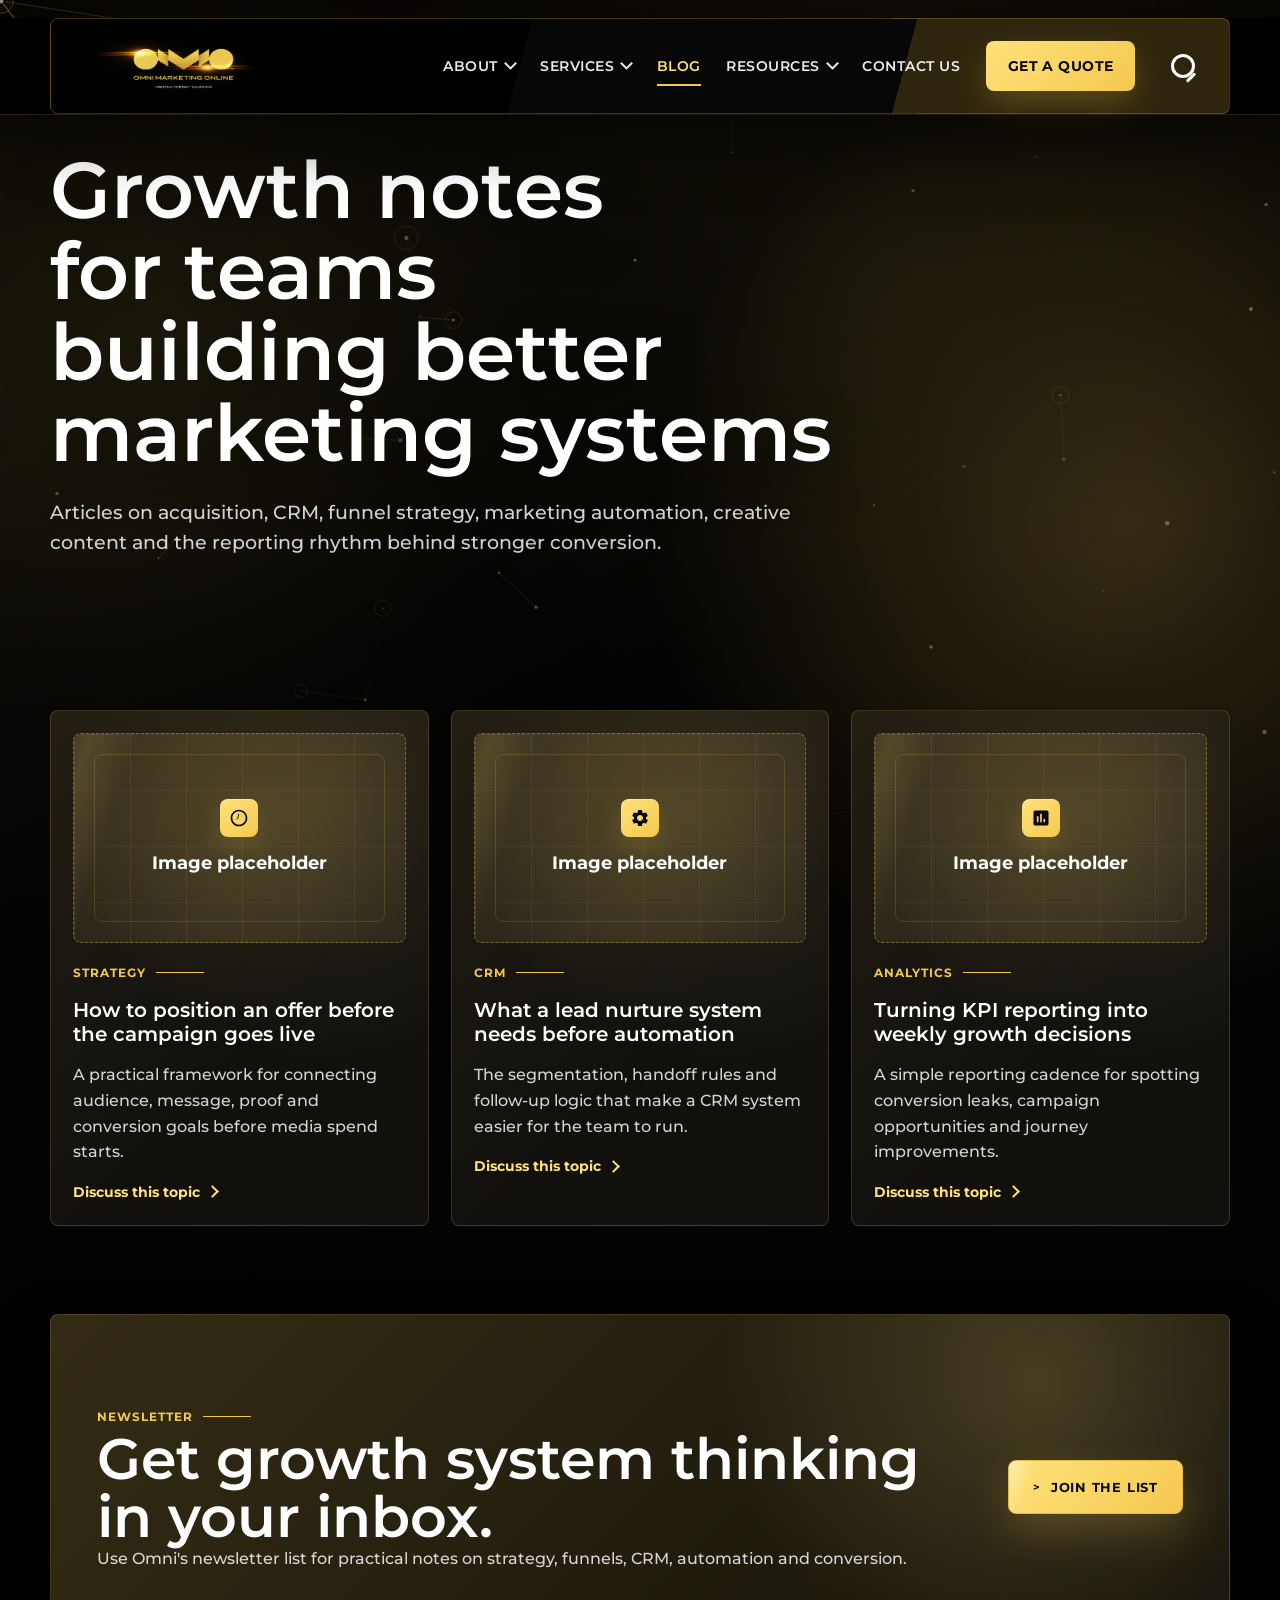
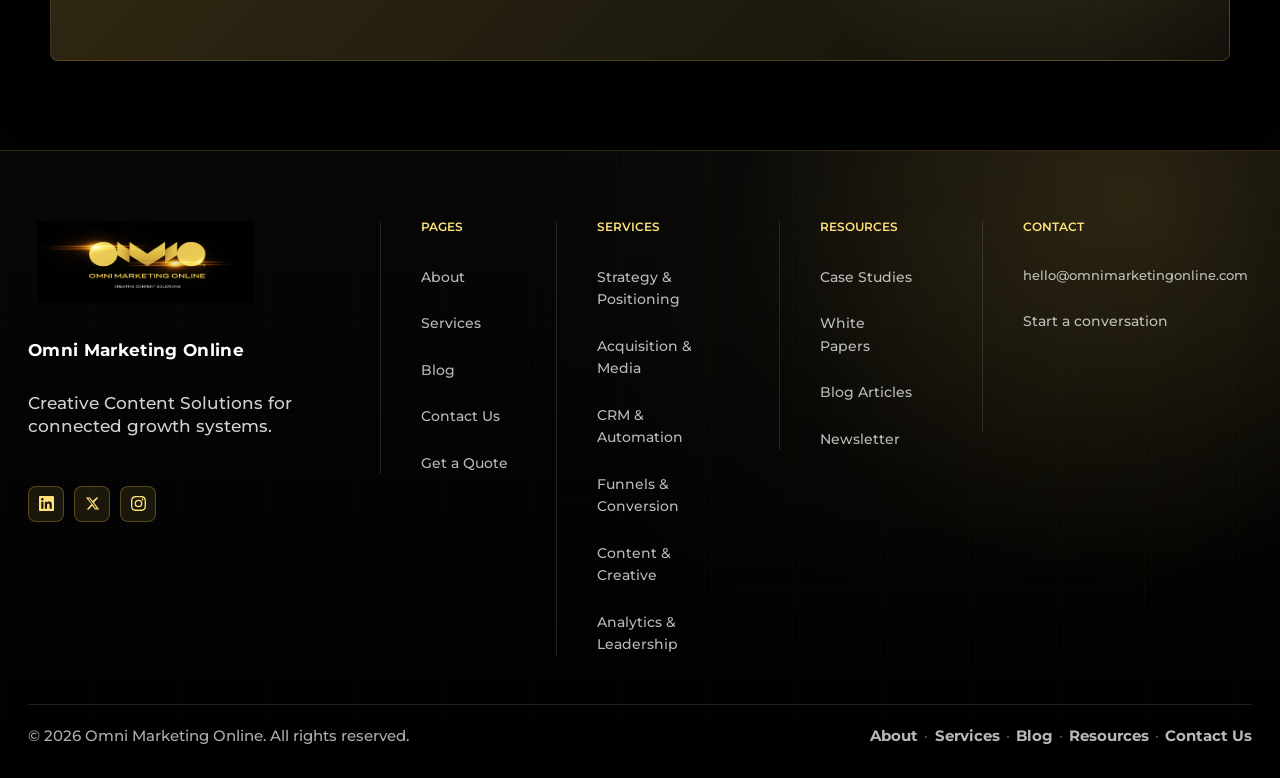
<file: blog.html>
<!doctype html>
<html lang="en">
  <head>
    <meta charset="utf-8">
    <meta name="viewport" content="width=device-width, initial-scale=1">
    <title>Blog | Omni Marketing</title>
    <meta name="description" content="Omni Marketing articles on growth strategy, CRM systems, funnels, automation, acquisition and conversion optimisation.">
    <link rel="stylesheet" href="styles.css?v=40">
    <link rel="icon" href="assets/omni-logo.png" type="image/png">
  </head>
  <body>
    <div class="page-shell">
      <header class="site-header">
        <div class="nav-wrap">
          <a class="brand" href="index.html" aria-label="Omni Marketing home">
            <img src="assets/omni-logo.png" alt="Omni Marketing Online">
          </a>
          <button class="nav-toggle" type="button" aria-label="Open navigation" aria-expanded="false" data-menu-toggle>
            <span></span><span></span><span></span>
          </button>
          <nav class="site-nav" aria-label="Primary navigation" data-site-nav>
            <details class="nav-dropdown nav-about" data-nav-dropdown>
              <summary class="nav-link">About</summary>
              <div class="nav-panel nav-small-menu">
                <a href="about.html"><strong>About Omni</strong><span>How we connect strategy, systems and content.</span></a>
                <a href="about.html#approach"><strong>Approach</strong><span>Clearer offers, cleaner journeys and sharper reporting.</span></a>
                <a href="contact.html"><strong>Start a Conversation</strong><span>Talk through the next growth move.</span></a>
              </div>
            </details>
            <details class="nav-dropdown nav-services" data-nav-dropdown>
              <summary class="nav-link">Services</summary>
              <div class="nav-panel nav-mega" aria-label="Service categories"></div>
            </details>
            <a class="nav-link is-active" href="blog.html">Blog</a>
            <details class="nav-dropdown nav-resources" data-nav-dropdown>
              <summary class="nav-link">Resources</summary>
              <div class="nav-panel nav-resource-menu">
                <a href="work.html"><strong>Case Studies</strong><span>Growth system examples across CRM, funnels and campaigns.</span></a>
                <a href="white-papers.html"><strong>White Papers</strong><span>Strategic guides for acquisition, automation and conversion.</span></a>
              </div>
            </details>
            <a class="nav-link" href="contact.html">Contact Us</a>
            <a class="nav-cta" href="contact.html">Get a Quote</a>
            <details class="nav-dropdown nav-search" data-nav-dropdown>
              <summary class="nav-search-button" aria-label="Search Omni Marketing"><span class="sr-only">Search</span></summary>
              <div class="nav-panel nav-search-panel">
                <form class="site-search" role="search" action="blog.html">
                  <label for="site-search-blog">Search Omni</label>
                  <div class="site-search-row">
                    <input id="site-search-blog" name="q" type="search" placeholder="Services, blog, resources">
                    <button type="submit">Search</button>
                  </div>
                </form>
              </div>
            </details>
          </nav>
        </div>
      </header>

      <main>
        <section class="section page-hero">
          <h1>Growth notes for teams building better marketing systems</h1>
          <p>Articles on acquisition, CRM, funnel strategy, marketing automation, creative content and the reporting rhythm behind stronger conversion.</p>
        </section>

        <section class="section tight blog-layout">
          <article class="blog-card">
            <figure class="image-placeholder blog-placeholder">
              <span class="placeholder-icon icon-strategy" aria-hidden="true"><svg viewBox="0 0 24 24"><path d="M12 2C6.48 2 2 6.48 2 12s4.48 10 10 10 10-4.48 10-10S17.52 2 12 2zm0 18c-4.41 0-8-3.59-8-8s3.59-8 8-8 8 3.59 8 8-3.59 8-8 8zm-1-13l-1 5.5L5.5 14l5.5-1 1-5.5 4.5 1.5z"></path></svg></span>
              <strong>Image placeholder</strong>
            </figure>
            <span class="small-label">Strategy</span>
            <h2>How to position an offer before the campaign goes live</h2>
            <p>A practical framework for connecting audience, message, proof and conversion goals before media spend starts.</p>
            <a class="text-link" href="contact.html">Discuss this topic</a>
          </article>
          <article class="blog-card">
            <figure class="image-placeholder blog-placeholder">
              <span class="placeholder-icon icon-automation" aria-hidden="true"><svg viewBox="0 0 24 24"><path d="M19.14 12.94c.04-.3.06-.61.06-.94 0-.32-.02-.64-.07-.94l2.03-1.58c.18-.14.23-.41.12-.61l-1.92-3.32c-.12-.22-.37-.29-.59-.22l-2.39.96c-.5-.38-1.03-.7-1.62-.94l-.36-2.54c-.04-.24-.24-.41-.48-.41h-3.84c-.24 0-.43.17-.47.41l-.36 2.54c-.59.24-1.13.57-1.62.94l-2.39-.96c-.22-.08-.47 0-.59.22L2.74 8.87c-.12.21-.08.47.12.61l2.03 1.58c-.05.3-.09.63-.09.94s.02.64.07.94l-2.03 1.58c-.18.14-.23.41-.12.61l1.92 3.32c.12.22.37.29.59.22l2.39-.96c.5.38 1.03.7 1.62.94l.36 2.54c.05.24.24.41.48.41h3.84c.24 0 .44-.17.47-.41l.36-2.54c.59-.24 1.13-.56 1.62-.94l2.39.96c.22.08.47 0 .59-.22l1.92-3.32c.12-.22.07-.47-.12-.61l-2.01-1.58zM12 15.6c-1.98 0-3.6-1.62-3.6-3.6s1.62-3.6 3.6-3.6 3.6 1.62 3.6 3.6-1.62 3.6-3.6 3.6z"></path></svg></span>
              <strong>Image placeholder</strong>
            </figure>
            <span class="small-label">CRM</span>
            <h2>What a lead nurture system needs before automation</h2>
            <p>The segmentation, handoff rules and follow-up logic that make a CRM system easier for the team to run.</p>
            <a class="text-link" href="contact.html">Discuss this topic</a>
          </article>
          <article class="blog-card">
            <figure class="image-placeholder blog-placeholder">
              <span class="placeholder-icon icon-analytics" aria-hidden="true"><svg viewBox="0 0 24 24"><path d="M19 3H5c-1.1 0-2 .9-2 2v14c0 1.1.9 2 2 2h14c1.1 0 2-.9 2-2V5c0-1.1-.9-2-2-2zM9 17H7v-7h2v7zm4 0h-2V7h2v10zm4 0h-2v-4h2v4z"></path></svg></span>
              <strong>Image placeholder</strong>
            </figure>
            <span class="small-label">Analytics</span>
            <h2>Turning KPI reporting into weekly growth decisions</h2>
            <p>A simple reporting cadence for spotting conversion leaks, campaign opportunities and journey improvements.</p>
            <a class="text-link" href="contact.html">Discuss this topic</a>
          </article>
        </section>

        <section class="section cta-band">
          <div>
            <span class="small-label">Newsletter</span>
            <h2>Get growth system thinking in your inbox.</h2>
            <p>Use Omni's newsletter list for practical notes on strategy, funnels, CRM, automation and conversion.</p>
          </div>
          <a class="button primary" href="contact.html">Join the list</a>
        </section>
      </main>

      <footer class="site-footer" id="footer">
        <div class="footer-wrap">
          <section class="footer-brand-block">
            <a class="footer-brand" href="index.html" aria-label="Omni Marketing home">
              <img class="footer-logo" src="assets/omni-logo.png" alt="Omni Marketing Online">
            </a>
            <p>Omni Marketing Online</p>
            <p>Creative Content Solutions for connected growth systems.</p>
          </section>
          <nav class="footer-column" aria-label="Footer page navigation">
            <h2>Pages</h2>
            <a href="about.html">About</a>
            <a href="services.html">Services</a>
            <a href="blog.html">Blog</a>
            <a href="contact.html">Contact Us</a>
            <a href="contact.html">Get a Quote</a>
          </nav>
          <nav class="footer-column" aria-label="Footer service navigation">
            <h2>Services</h2>
            <a href="services.html#strategy">Strategy &amp; Positioning</a>
            <a href="services.html#acquisition">Acquisition &amp; Media</a>
            <a href="services.html#automation">CRM &amp; Automation</a>
            <a href="services.html#conversion">Funnels &amp; Conversion</a>
            <a href="services.html#content">Content &amp; Creative</a>
            <a href="services.html#analytics">Analytics &amp; Leadership</a>
          </nav>
          <nav class="footer-column" aria-label="Footer resource navigation">
            <h2>Resources</h2>
            <a href="work.html">Case Studies</a>
            <a href="white-papers.html">White Papers</a>
            <a href="blog.html">Blog Articles</a>
            <a href="contact.html">Newsletter</a>
          </nav>
          <section class="footer-column footer-contact">
            <h2>Contact</h2>
            <a href="mailto:hello@omnimarketingonline.com">hello@omnimarketingonline.com</a>
            <a href="contact.html">Start a conversation</a>
          </section>
        </div>
        <div class="footer-bottom">
          <span>&copy; 2026 Omni Marketing Online. All rights reserved.</span>
          <nav class="footer-bottom-links" aria-label="Footer utility navigation">
            <a href="about.html">About</a><span aria-hidden="true">&middot;</span>
            <a href="services.html">Services</a><span aria-hidden="true">&middot;</span>
            <a href="blog.html">Blog</a><span aria-hidden="true">&middot;</span>
            <a href="work.html">Resources</a><span aria-hidden="true">&middot;</span>
            <a href="contact.html">Contact Us</a>
          </nav>
        </div>
      </footer>
    </div>
    <script src="script.js?v=41"></script>
  </body>
</html>
</file>
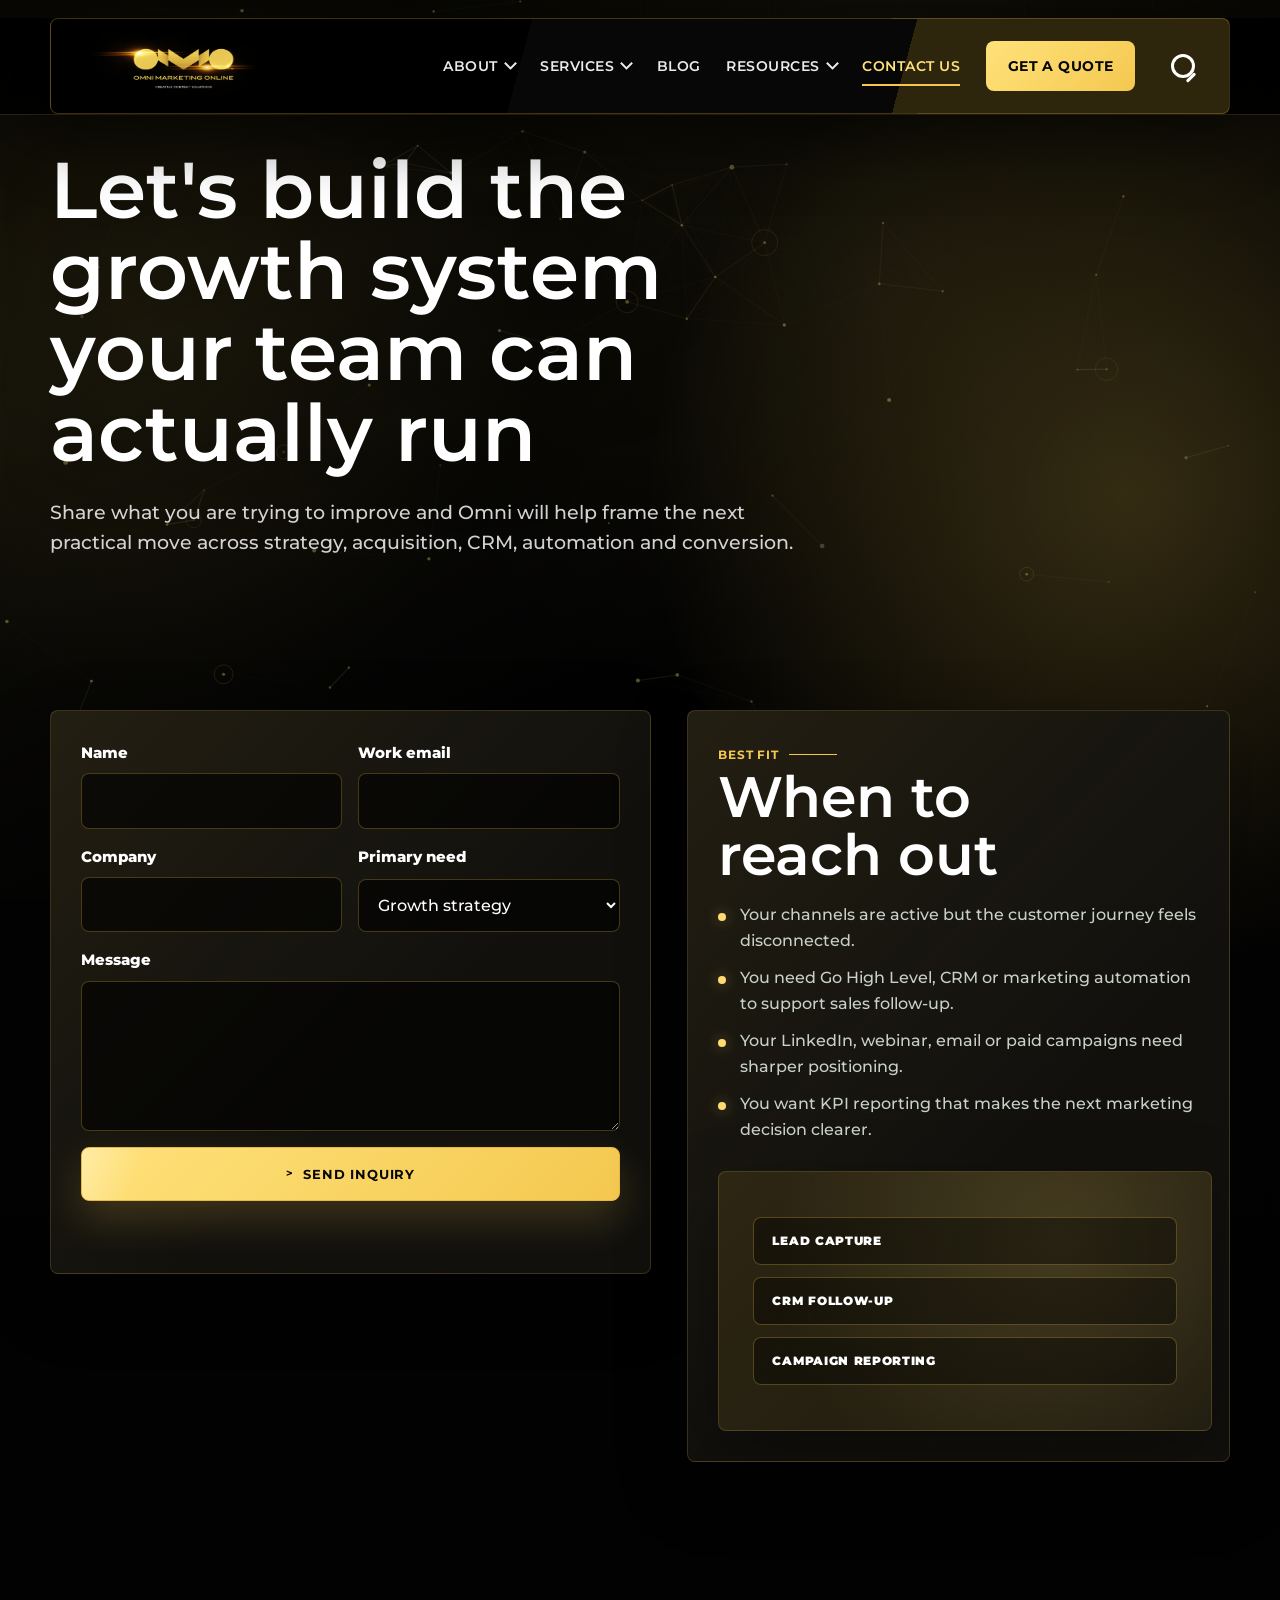
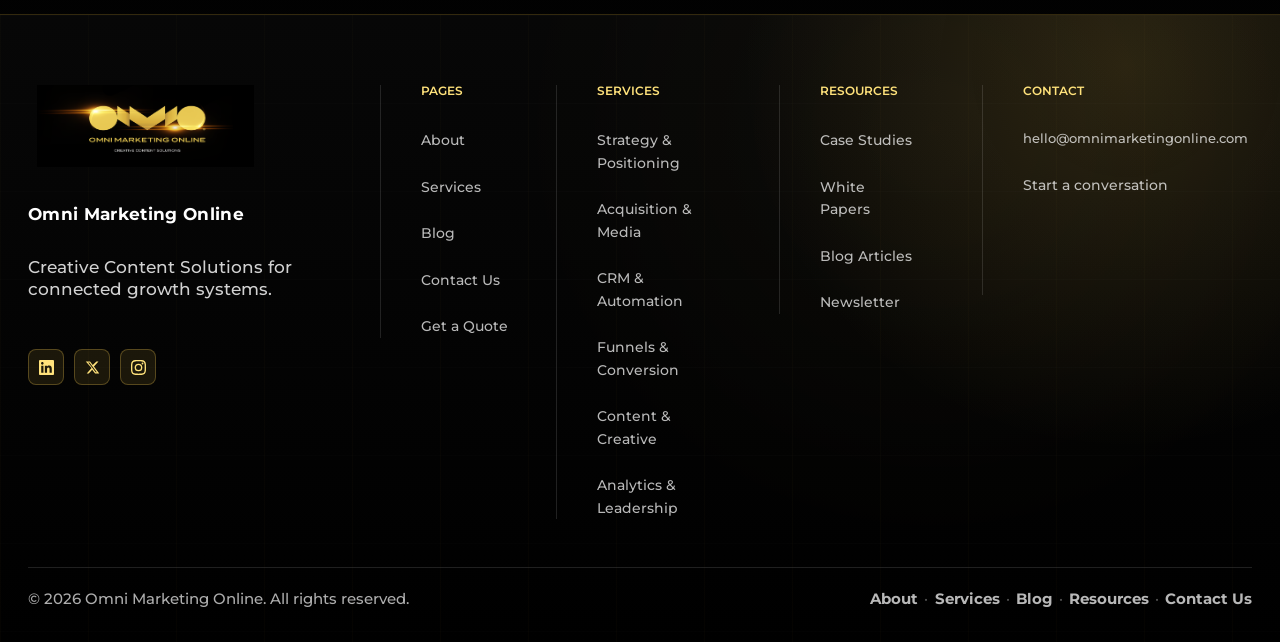
<file: contact.html>
<!doctype html>
<html lang="en">
  <head>
    <meta charset="utf-8">
    <meta name="viewport" content="width=device-width, initial-scale=1">
    <title>Contact Us | Omni Marketing</title>
    <meta name="description" content="Contact Omni Marketing to discuss growth strategy, CRM systems, funnels, automation, lead generation and conversion optimisation.">
    <link rel="stylesheet" href="styles.css?v=40">
    <link rel="icon" href="assets/omni-logo.png" type="image/png">
  </head>
  <body>
    <div class="page-shell">
      <header class="site-header">
        <div class="nav-wrap">
          <a class="brand" href="index.html" aria-label="Omni Marketing home">
            <img src="assets/omni-logo.png" alt="Omni Marketing Online">
          </a>
          <button class="nav-toggle" type="button" aria-label="Open navigation" aria-expanded="false" data-menu-toggle>
            <span></span><span></span><span></span>
          </button>
          <nav class="site-nav" aria-label="Primary navigation" data-site-nav>
            <details class="nav-dropdown nav-about" data-nav-dropdown>
              <summary class="nav-link">About</summary>
              <div class="nav-panel nav-small-menu">
                <a href="about.html"><strong>About Omni</strong><span>How we connect strategy, systems and content.</span></a>
                <a href="about.html#approach"><strong>Approach</strong><span>Clearer offers, cleaner journeys and sharper reporting.</span></a>
                <a href="contact.html"><strong>Start a Conversation</strong><span>Talk through the next growth move.</span></a>
              </div>
            </details>
            <details class="nav-dropdown nav-services" data-nav-dropdown>
              <summary class="nav-link">Services</summary>
              <div class="nav-panel nav-mega">
                <div class="mega-intro">
                  <span>Omni Services</span>
                  <strong>Growth strategy, acquisition, systems and reporting under one operating model.</strong>
                  <a href="services.html">View all services</a>
                </div>
                <div class="mega-grid">
                  <section>
                    <h3>Strategy</h3>
                    <a href="services.html">Growth Marketing</a>
                    <a href="services.html">Marketing Strategy</a>
                    <a href="services.html">Digital Strategy</a>
                    <a href="services.html">Brand Positioning</a>
                    <a href="services.html">Offer Positioning</a>
                    <a href="services.html">Messaging Strategy</a>
                    <a href="services.html">Creative Strategy</a>
                    <a href="services.html">Content Strategy</a>
                  </section>
                  <section>
                    <h3>Acquisition</h3>
                    <a href="services.html">Customer Acquisition</a>
                    <a href="services.html">Lead Generation</a>
                    <a href="services.html">Audience Growth</a>
                    <a href="services.html">LinkedIn Growth Marketing</a>
                    <a href="services.html">Social Media Marketing</a>
                    <a href="services.html">Performance Marketing</a>
                    <a href="services.html">Webinar Marketing</a>
                    <a href="services.html">Email Marketing</a>
                  </section>
                  <section>
                    <h3>Systems</h3>
                    <a href="services.html">CRM Systems</a>
                    <a href="services.html">Go High Level</a>
                    <a href="services.html">Funnel Strategy</a>
                    <a href="services.html">Funnel Optimisation</a>
                    <a href="services.html">Marketing Automation</a>
                    <a href="services.html">Lead Nurture Systems</a>
                    <a href="services.html">Customer Journey Optimisation</a>
                  </section>
                  <section>
                    <h3>Optimisation</h3>
                    <a href="services.html">Conversion Systems</a>
                    <a href="services.html">Conversion Optimisation</a>
                    <a href="services.html">Marketing Analytics</a>
                    <a href="services.html">KPI Reporting</a>
                    <a href="services.html">Marketing Operations</a>
                    <a href="services.html">Campaign Strategy</a>
                    <a href="services.html">Team Leadership</a>
                    <a href="services.html">Copywriting</a>
                  </section>
                </div>
              </div>
            </details>
            <a class="nav-link" href="blog.html">Blog</a>
            <details class="nav-dropdown nav-resources" data-nav-dropdown>
              <summary class="nav-link">Resources</summary>
              <div class="nav-panel nav-resource-menu">
                <a href="work.html"><strong>Case Studies</strong><span>Growth system examples across CRM, funnels and campaigns.</span></a>
                <a href="white-papers.html"><strong>White Papers</strong><span>Strategic guides for acquisition, automation and conversion.</span></a>
              </div>
            </details>
            <a class="nav-link is-active" href="contact.html">Contact Us</a>
            <a class="nav-cta is-active" href="contact.html">Get a Quote</a>
            <details class="nav-dropdown nav-search" data-nav-dropdown>
              <summary class="nav-search-button" aria-label="Search Omni Marketing"><span class="sr-only">Search</span></summary>
              <div class="nav-panel nav-search-panel">
                <form class="site-search" role="search" action="blog.html">
                  <label for="site-search-contact">Search Omni</label>
                  <div class="site-search-row">
                    <input id="site-search-contact" name="q" type="search" placeholder="Services, blog, resources">
                    <button type="submit">Search</button>
                  </div>
                </form>
              </div>
            </details>
          </nav>
        </div>
      </header>

      <main>
        <section class="section page-hero">
          <h1>Let's build the growth system your team can actually run</h1>
          <p>Share what you are trying to improve and Omni will help frame the next practical move across strategy, acquisition, CRM, automation and conversion.</p>
        </section>

        <section class="section tight contact-layout">
          <form class="contact-form" data-contact-form>
            <div class="field-grid">
              <label>
                Name
                <input name="name" autocomplete="name" required>
              </label>
              <label>
                Work email
                <input name="email" type="email" autocomplete="email" required>
              </label>
            </div>
            <div class="field-grid">
              <label>
                Company
                <input name="company" autocomplete="organization">
              </label>
              <label>
                Primary need
                <select name="need">
                  <option>Growth strategy</option>
                  <option>Lead generation</option>
                  <option>CRM and automation</option>
                  <option>Funnel optimisation</option>
                  <option>Marketing analytics</option>
                </select>
              </label>
            </div>
            <label>
              Message
              <textarea name="message" required></textarea>
            </label>
            <button class="button primary" type="submit">Send inquiry</button>
            <div class="form-status" role="status" aria-live="polite" data-contact-status></div>
          </form>

          <aside class="contact-panel">
            <span class="small-label">Best fit</span>
            <h2>When to reach out</h2>
            <ul>
              <li>Your channels are active but the customer journey feels disconnected.</li>
              <li>You need Go High Level, CRM or marketing automation to support sales follow-up.</li>
              <li>Your LinkedIn, webinar, email or paid campaigns need sharper positioning.</li>
              <li>You want KPI reporting that makes the next marketing decision clearer.</li>
            </ul>
            <figure class="contact-image contact-card-visual" aria-label="Growth priorities">
              <div class="contact-signal" aria-hidden="true">
                <span>Lead capture</span>
                <span>CRM follow-up</span>
                <span>Campaign reporting</span>
              </div>
            </figure>
          </aside>
        </section>
      </main>

      <footer class="site-footer" id="footer">
        <div class="footer-wrap">
          <section class="footer-brand-block">
            <a class="footer-brand" href="index.html" aria-label="Omni Marketing home">
              <img class="footer-logo" src="assets/omni-logo.png" alt="Omni Marketing Online">
            </a>
            <p>Omni Marketing Online</p>
            <p>Creative Content Solutions for connected growth systems.</p>
          </section>
          <nav class="footer-column" aria-label="Footer page navigation">
            <h2>Pages</h2>
            <a href="about.html">About</a>
            <a href="services.html">Services</a>
            <a href="blog.html">Blog</a>
            <a href="contact.html">Contact Us</a>
            <a href="contact.html">Get a Quote</a>
          </nav>
          <nav class="footer-column" aria-label="Footer service navigation">
            <h2>Services</h2>
            <a href="services.html#strategy">Strategy &amp; Positioning</a>
            <a href="services.html#acquisition">Acquisition &amp; Media</a>
            <a href="services.html#automation">CRM &amp; Automation</a>
            <a href="services.html#conversion">Funnels &amp; Conversion</a>
            <a href="services.html#content">Content &amp; Creative</a>
            <a href="services.html#analytics">Analytics &amp; Leadership</a>
          </nav>
          <nav class="footer-column" aria-label="Footer resource navigation">
            <h2>Resources</h2>
            <a href="work.html">Case Studies</a>
            <a href="white-papers.html">White Papers</a>
            <a href="blog.html">Blog Articles</a>
            <a href="contact.html">Newsletter</a>
          </nav>
          <section class="footer-column footer-contact">
            <h2>Contact</h2>
            <a href="mailto:hello@omnimarketingonline.com">hello@omnimarketingonline.com</a>
            <a href="contact.html">Start a conversation</a>
          </section>
        </div>
        <div class="footer-bottom">
          <span>&copy; 2026 Omni Marketing Online. All rights reserved.</span>
          <nav class="footer-bottom-links" aria-label="Footer utility navigation">
            <a href="about.html">About</a><span aria-hidden="true">&middot;</span>
            <a href="services.html">Services</a><span aria-hidden="true">&middot;</span>
            <a href="blog.html">Blog</a><span aria-hidden="true">&middot;</span>
            <a href="work.html">Resources</a><span aria-hidden="true">&middot;</span>
            <a href="contact.html">Contact Us</a>
          </nav>
        </div>
      </footer>
    </div>
    <script src="script.js?v=41"></script>
  </body>
</html>
</file>
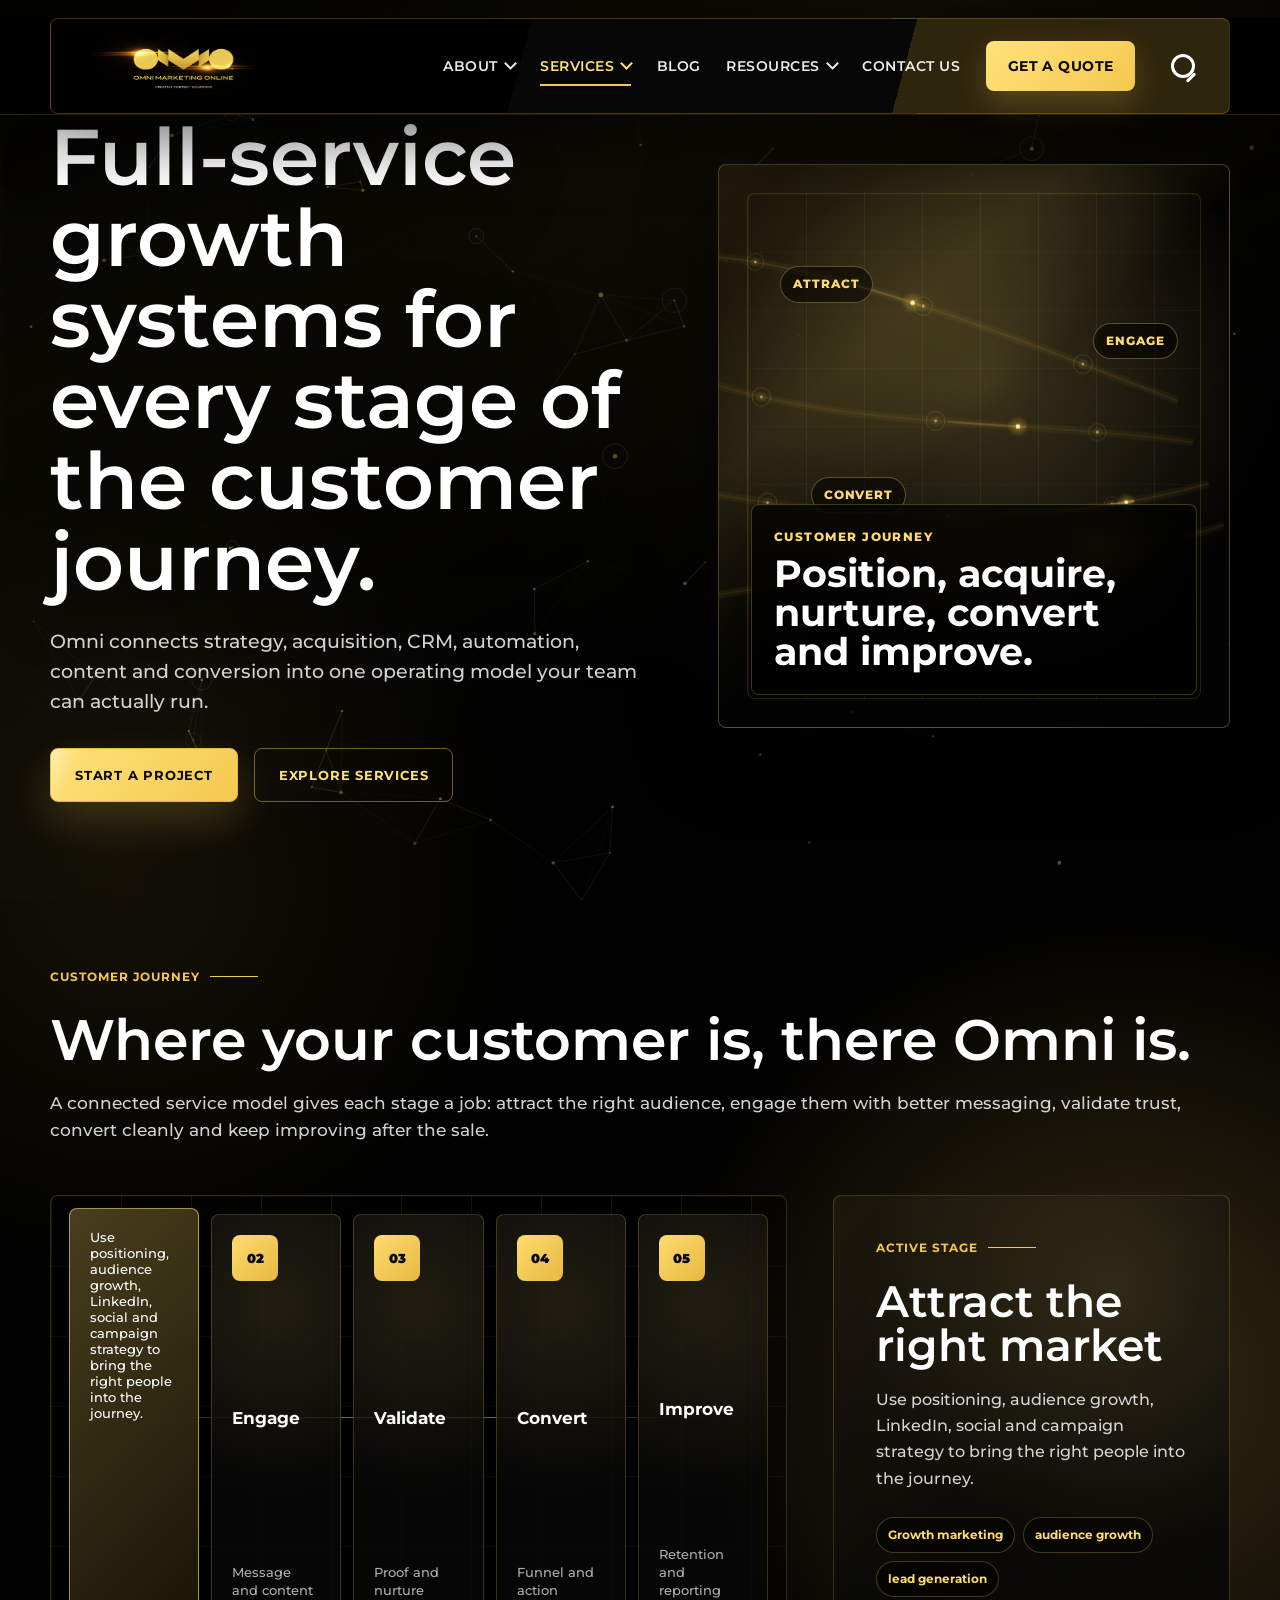
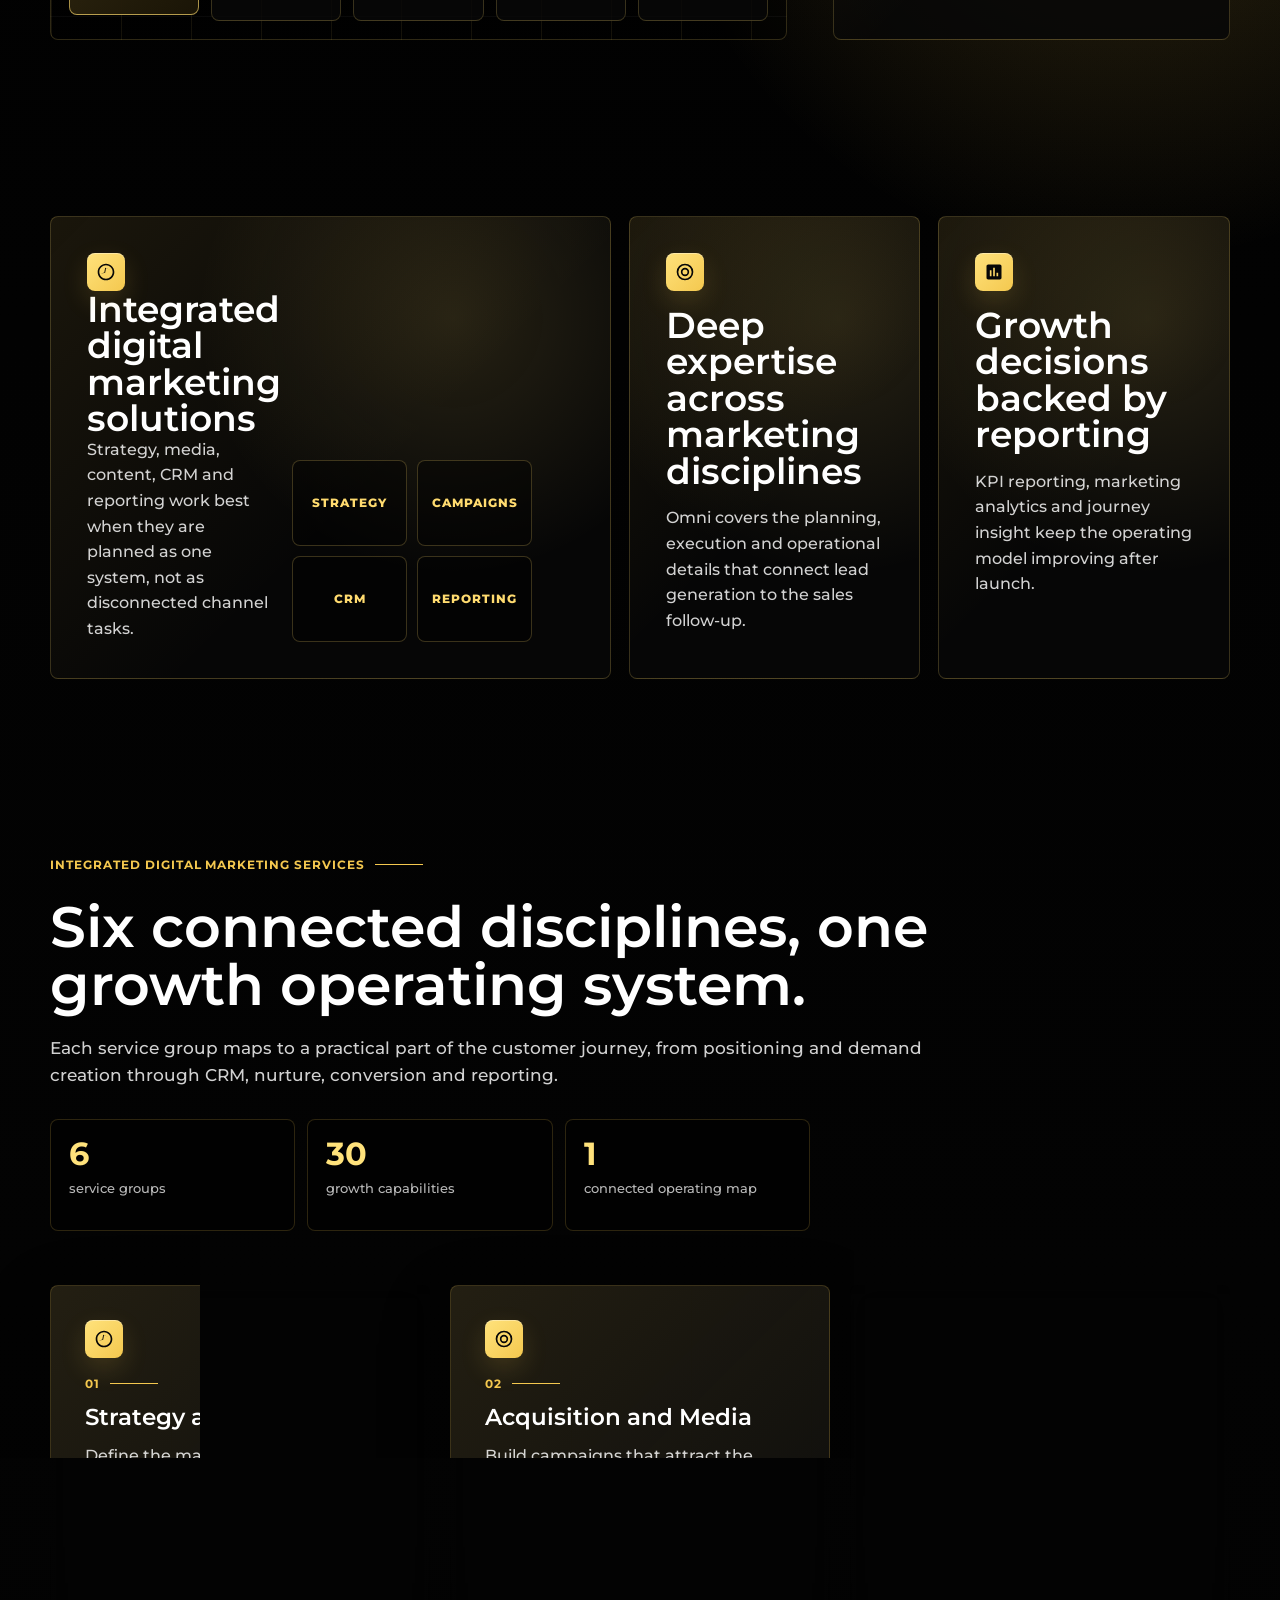
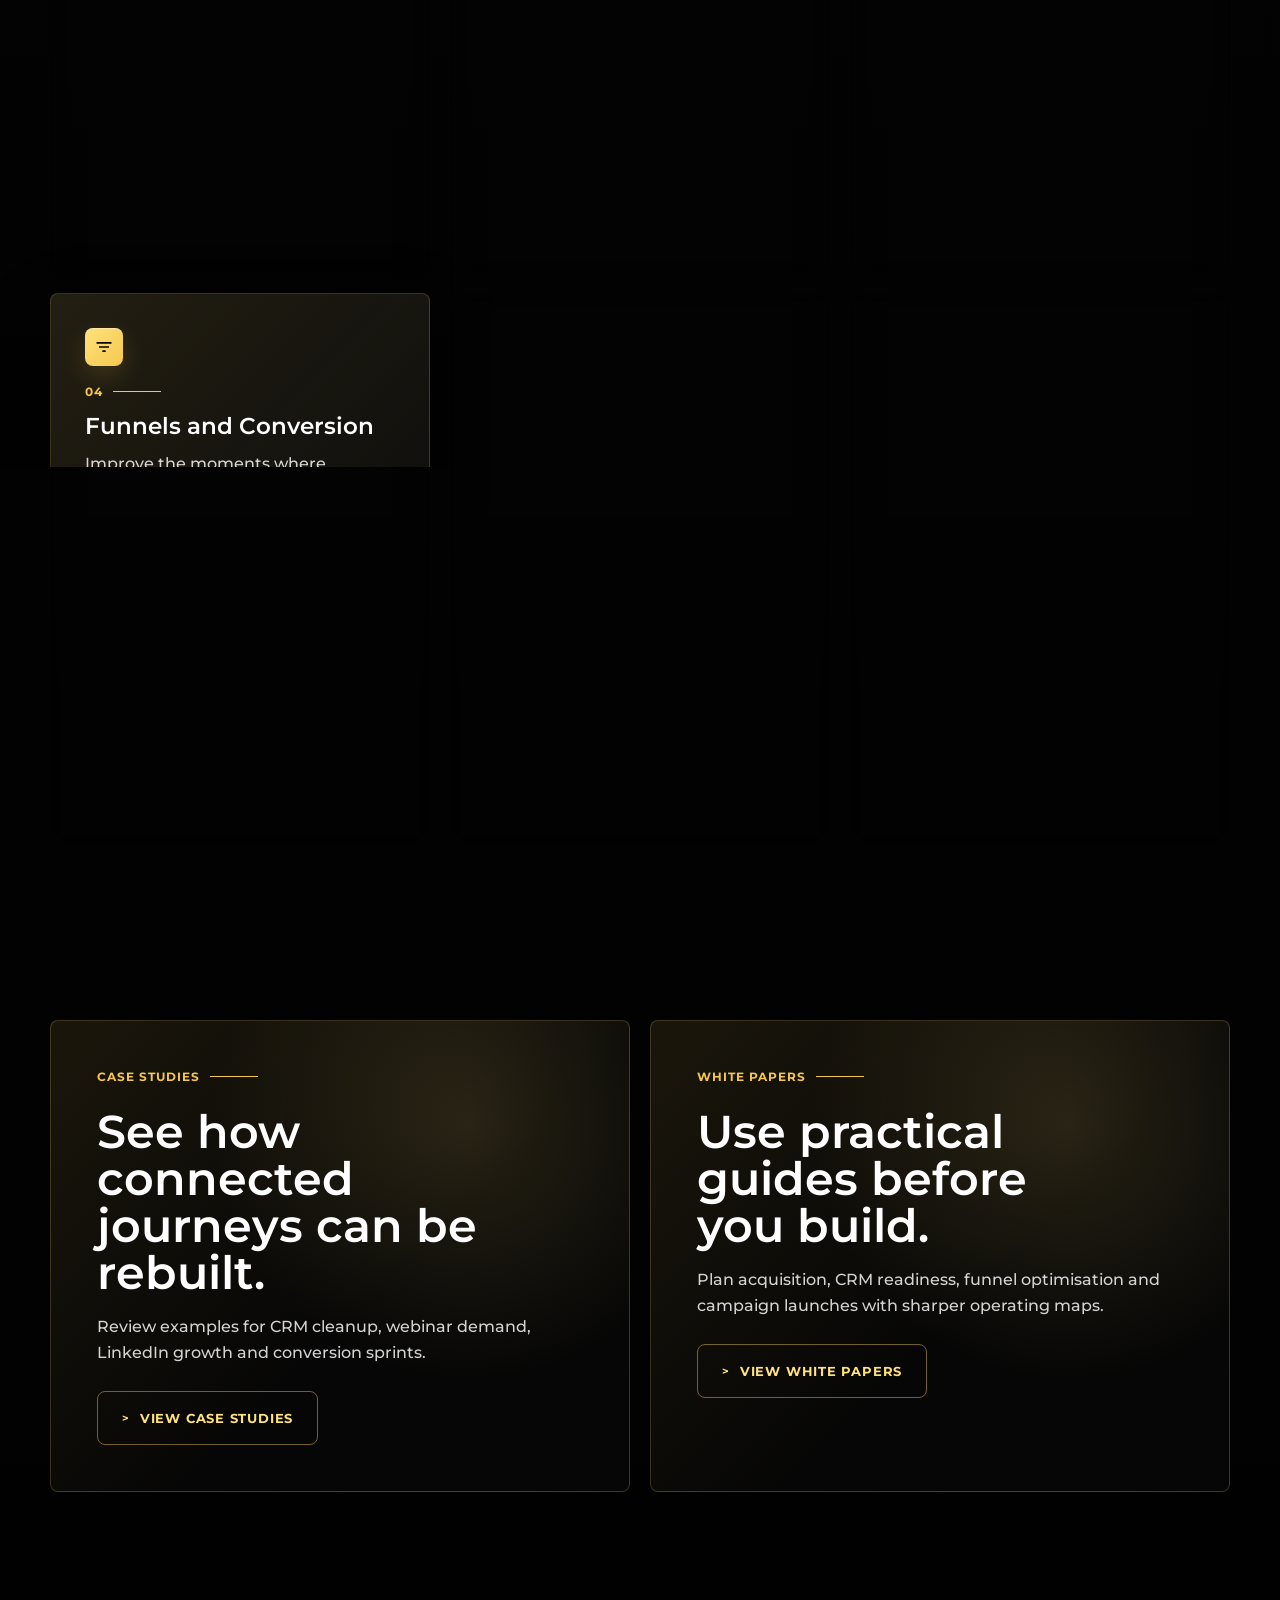
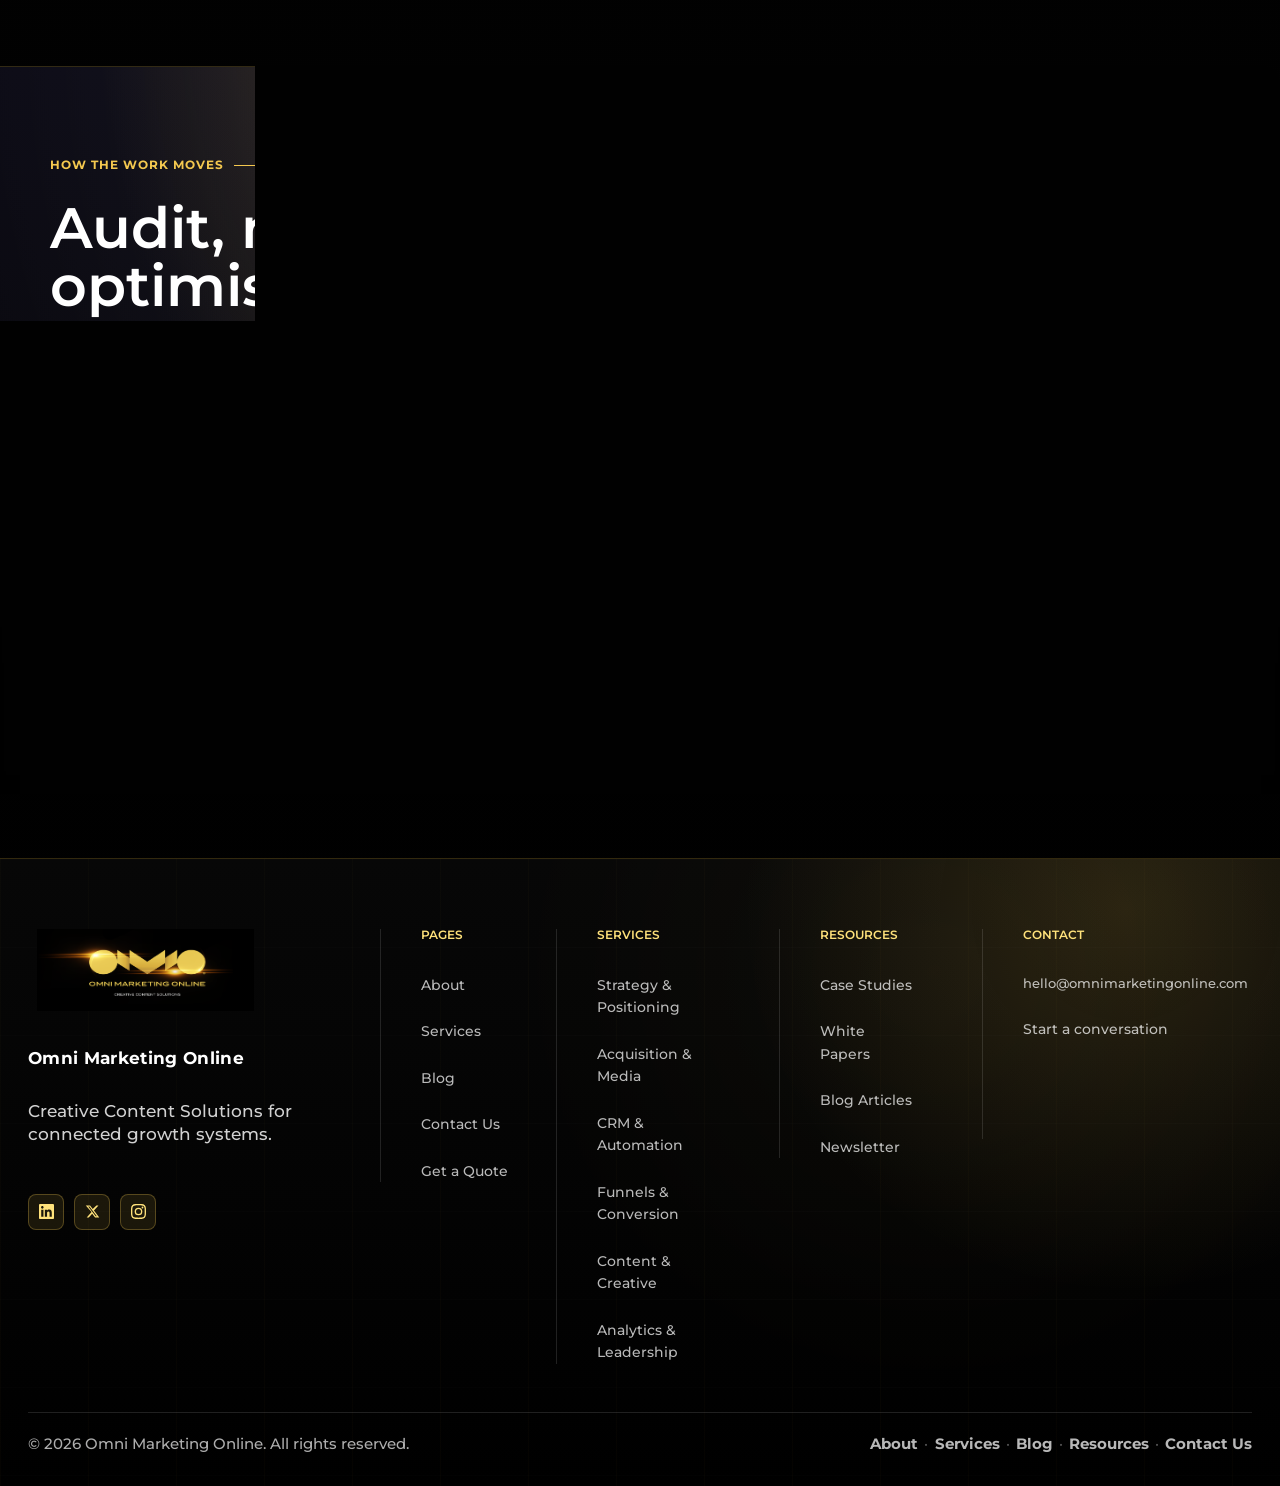
<file: services.html>
<!doctype html>
<html lang="en">
  <head>
    <meta charset="utf-8">
    <meta name="viewport" content="width=device-width, initial-scale=1">
    <title>Services | Omni Marketing</title>
    <meta name="description" content="Omni Marketing services include growth strategy, customer acquisition, CRM systems, funnels, automation, content, analytics and conversion optimisation.">
    <link rel="stylesheet" href="styles.css?v=40">
    <link rel="icon" href="assets/omni-logo.png" type="image/png">
  </head>
  <body>
    <div class="page-shell">
      <header class="site-header">
        <div class="nav-wrap">
          <a class="brand" href="index.html" aria-label="Omni Marketing home">
            <img src="assets/omni-logo.png" alt="Omni Marketing Online">
          </a>
          <button class="nav-toggle" type="button" aria-label="Open navigation" aria-expanded="false" data-menu-toggle>
            <span></span><span></span><span></span>
          </button>
          <nav class="site-nav" aria-label="Primary navigation" data-site-nav>
            <details class="nav-dropdown nav-about" data-nav-dropdown>
              <summary class="nav-link">About</summary>
              <div class="nav-panel nav-small-menu">
                <a href="about.html"><strong>About Omni</strong><span>How we connect strategy, systems and content.</span></a>
                <a href="about.html#approach"><strong>Approach</strong><span>Clearer offers, cleaner journeys and sharper reporting.</span></a>
                <a href="contact.html"><strong>Start a Conversation</strong><span>Talk through the next growth move.</span></a>
              </div>
            </details>
            <details class="nav-dropdown nav-services" data-nav-dropdown>
              <summary class="nav-link is-active">Services</summary>
              <div class="nav-panel nav-mega">
                <div class="mega-intro">
                  <span>Omni Services</span>
                  <strong>Growth strategy, acquisition, systems and reporting under one operating model.</strong>
                  <a href="services.html">View all services</a>
                </div>
                <div class="mega-grid">
                  <section>
                    <h3>Strategy</h3>
                    <a href="services.html">Growth Marketing</a>
                    <a href="services.html">Marketing Strategy</a>
                    <a href="services.html">Digital Strategy</a>
                    <a href="services.html">Brand Positioning</a>
                    <a href="services.html">Offer Positioning</a>
                    <a href="services.html">Messaging Strategy</a>
                    <a href="services.html">Creative Strategy</a>
                    <a href="services.html">Content Strategy</a>
                  </section>
                  <section>
                    <h3>Acquisition</h3>
                    <a href="services.html">Customer Acquisition</a>
                    <a href="services.html">Lead Generation</a>
                    <a href="services.html">Audience Growth</a>
                    <a href="services.html">LinkedIn Growth Marketing</a>
                    <a href="services.html">Social Media Marketing</a>
                    <a href="services.html">Performance Marketing</a>
                    <a href="services.html">Webinar Marketing</a>
                    <a href="services.html">Email Marketing</a>
                  </section>
                  <section>
                    <h3>Systems</h3>
                    <a href="services.html">CRM Systems</a>
                    <a href="services.html">Go High Level</a>
                    <a href="services.html">Funnel Strategy</a>
                    <a href="services.html">Funnel Optimisation</a>
                    <a href="services.html">Marketing Automation</a>
                    <a href="services.html">Lead Nurture Systems</a>
                    <a href="services.html">Customer Journey Optimisation</a>
                  </section>
                  <section>
                    <h3>Optimisation</h3>
                    <a href="services.html">Conversion Systems</a>
                    <a href="services.html">Conversion Optimisation</a>
                    <a href="services.html">Marketing Analytics</a>
                    <a href="services.html">KPI Reporting</a>
                    <a href="services.html">Marketing Operations</a>
                    <a href="services.html">Campaign Strategy</a>
                    <a href="services.html">Team Leadership</a>
                    <a href="services.html">Copywriting</a>
                  </section>
                </div>
              </div>
            </details>
            <a class="nav-link" href="blog.html">Blog</a>
            <details class="nav-dropdown nav-resources" data-nav-dropdown>
              <summary class="nav-link">Resources</summary>
              <div class="nav-panel nav-resource-menu">
                <a href="work.html"><strong>Case Studies</strong><span>Growth system examples across CRM, funnels and campaigns.</span></a>
                <a href="white-papers.html"><strong>White Papers</strong><span>Strategic guides for acquisition, automation and conversion.</span></a>
              </div>
            </details>
            <a class="nav-link" href="contact.html">Contact Us</a>
            <a class="nav-cta" href="contact.html">Get a Quote</a>
            <details class="nav-dropdown nav-search" data-nav-dropdown>
              <summary class="nav-search-button" aria-label="Search Omni Marketing"><span class="sr-only">Search</span></summary>
              <div class="nav-panel nav-search-panel">
                <form class="site-search" role="search" action="blog.html">
                  <label for="site-search-services">Search Omni</label>
                  <div class="site-search-row">
                    <input id="site-search-services" name="q" type="search" placeholder="Services, blog, resources">
                    <button type="submit">Search</button>
                  </div>
                </form>
              </div>
            </details>
          </nav>
        </div>
      </header>

      <main>
        <section class="section page-hero services-hero">
          <div class="services-hero-copy">
            <span class="small-label">Integrated services</span>
            <h1>Full-service growth systems for every stage of the customer journey.</h1>
            <p>Omni connects strategy, acquisition, CRM, automation, content and conversion into one operating model your team can actually run.</p>
            <div class="hero-actions">
              <a class="button primary" href="contact.html">Start a project</a>
              <a class="button" href="#service-catalog">Explore services</a>
            </div>
          </div>
          <figure class="services-hero-system" data-tilt-surface aria-label="Animated Omni growth system map">
            <canvas data-growth-canvas aria-hidden="true"></canvas>
            <div class="hero-system-card">
              <span>Customer Journey</span>
              <strong>Position, acquire, nurture, convert and improve.</strong>
            </div>
            <div class="journey-orbit" aria-hidden="true">
              <span class="orbit-node orbit-one">Attract</span>
              <span class="orbit-node orbit-two">Engage</span>
              <span class="orbit-node orbit-three">Convert</span>
              <span class="orbit-node orbit-four">Report</span>
            </div>
          </figure>
        </section>

        <section class="section service-journey-section" aria-label="Omni customer journey map">
          <div class="section-intro">
            <span class="small-label">Customer journey</span>
            <h2>Where your customer is, there Omni is.</h2>
            <p>A connected service model gives each stage a job: attract the right audience, engage them with better messaging, validate trust, convert cleanly and keep improving after the sale.</p>
          </div>
          <div class="customer-journey" data-journey>
            <div class="journey-steps" aria-label="Customer journey stages">
              <button class="journey-step is-active" type="button" data-journey-step data-journey-title="Attract the right market" data-journey-copy="Use positioning, audience growth, LinkedIn, social and campaign strategy to bring the right people into the journey." data-journey-services="Growth marketing, audience growth, lead generation">
                <span>01</span>
                <strong>Attract</strong>
                <small>Audience and awareness</small>
              </button>
              <button class="journey-step" type="button" data-journey-step data-journey-title="Engage with sharper messaging" data-journey-copy="Turn attention into intent with content strategy, creative direction, email, webinars and messaging that makes the offer easier to understand." data-journey-services="Content strategy, messaging, webinar marketing">
                <span>02</span>
                <strong>Engage</strong>
                <small>Message and content</small>
              </button>
              <button class="journey-step" type="button" data-journey-step data-journey-title="Validate trust and fit" data-journey-copy="Build proof, nurture paths, CRM structure and reporting so prospects can see why the next step makes sense." data-journey-services="CRM systems, lead nurture, KPI reporting">
                <span>03</span>
                <strong>Validate</strong>
                <small>Proof and nurture</small>
              </button>
              <button class="journey-step" type="button" data-journey-step data-journey-title="Convert with less friction" data-journey-copy="Improve landing pages, copy, funnels, customer journey logic and conversion systems around the moments that move pipeline." data-journey-services="Funnel strategy, copywriting, conversion optimisation">
                <span>04</span>
                <strong>Convert</strong>
                <small>Funnel and action</small>
              </button>
              <button class="journey-step" type="button" data-journey-step data-journey-title="Re-engage and improve" data-journey-copy="Keep campaigns, CRM, email, automation and analytics connected so customer value compounds after the first conversion." data-journey-services="Marketing automation, email marketing, analytics">
                <span>05</span>
                <strong>Improve</strong>
                <small>Retention and reporting</small>
              </button>
            </div>
            <article class="journey-output-card" aria-live="polite">
              <span class="small-label">Active stage</span>
              <h3 data-journey-title>Attract the right market</h3>
              <p data-journey-copy>Use positioning, audience growth, LinkedIn, social and campaign strategy to bring the right people into the journey.</p>
              <div class="journey-service-tags" data-journey-services>
                <span>Growth marketing</span>
                <span>Audience growth</span>
                <span>Lead generation</span>
              </div>
            </article>
          </div>
        </section>

        <section class="section tight services-proof-stack" aria-label="Integrated digital marketing advantages">
          <article class="proof-panel proof-panel-wide">
            <div>
              <span class="service-icon icon-strategy" aria-hidden="true"><svg viewBox="0 0 24 24"><path d="M12 2C6.48 2 2 6.48 2 12s4.48 10 10 10 10-4.48 10-10S17.52 2 12 2zm0 18c-4.41 0-8-3.59-8-8s3.59-8 8-8 8 3.59 8 8-3.59 8-8 8zm-1-13l-1 5.5L5.5 14l5.5-1 1-5.5 4.5 1.5z"></path></svg></span>
              <h2>Integrated digital marketing solutions</h2>
              <p>Strategy, media, content, CRM and reporting work best when they are planned as one system, not as disconnected channel tasks.</p>
            </div>
            <div class="proof-visual-grid" aria-hidden="true">
              <span>Strategy</span>
              <span>Campaigns</span>
              <span>CRM</span>
              <span>Reporting</span>
            </div>
          </article>
          <article class="proof-panel">
            <span class="service-icon icon-acquisition" aria-hidden="true"><svg viewBox="0 0 24 24"><path d="M12 2a10 10 0 1 0 10 10A10 10 0 0 0 12 2zm0 18a8 8 0 1 1 8-8 8 8 0 0 1-8 8zm0-13a5 5 0 1 0 5 5 5 5 0 0 0-5-5zm0 8a3 3 0 1 1 3-3 3 3 0 0 1-3 3z"></path></svg></span>
            <h2>Deep expertise across marketing disciplines</h2>
            <p>Omni covers the planning, execution and operational details that connect lead generation to the sales follow-up.</p>
          </article>
          <article class="proof-panel">
            <span class="service-icon icon-analytics" aria-hidden="true"><svg viewBox="0 0 24 24"><path d="M19 3H5c-1.1 0-2 .9-2 2v14c0 1.1.9 2 2 2h14c1.1 0 2-.9 2-2V5c0-1.1-.9-2-2-2zM9 17H7v-7h2v7zm4 0h-2V7h2v10zm4 0h-2v-4h2v4z"></path></svg></span>
            <h2>Growth decisions backed by reporting</h2>
            <p>KPI reporting, marketing analytics and journey insight keep the operating model improving after launch.</p>
          </article>
        </section>

        <section class="section tight services-catalog-section" id="service-catalog">
          <div class="section-intro">
            <span class="small-label">Integrated digital marketing services</span>
            <h2>Six connected disciplines, one growth operating system.</h2>
            <p>Each service group maps to a practical part of the customer journey, from positioning and demand creation through CRM, nurture, conversion and reporting.</p>
            <div class="service-stat-grid" aria-label="Service coverage highlights">
              <article><strong>6</strong><span>service groups</span></article>
              <article><strong>30</strong><span>growth capabilities</span></article>
              <article><strong>1</strong><span>connected operating map</span></article>
            </div>
          </div>
          <div class="services-grid service-category-grid">
            <article class="service-cluster" id="strategy">
              <span class="service-icon icon-strategy" aria-hidden="true"><svg viewBox="0 0 24 24"><path d="M12 2C6.48 2 2 6.48 2 12s4.48 10 10 10 10-4.48 10-10S17.52 2 12 2zm0 18c-4.41 0-8-3.59-8-8s3.59-8 8-8 8 3.59 8 8-3.59 8-8 8zm-1-13l-1 5.5L5.5 14l5.5-1 1-5.5 4.5 1.5z"></path></svg></span>
              <span class="small-label">01</span>
              <h2>Strategy and Positioning</h2>
              <p>Define the market story, growth path and offer before channels start competing for attention.</p>
              <ul>
                <li>Growth marketing</li>
                <li>Marketing strategy</li>
                <li>Digital strategy</li>
                <li>Brand positioning</li>
                <li>Offer positioning</li>
                <li>Messaging strategy</li>
              </ul>
              <a class="service-card-link" href="contact.html">Discuss strategy</a>
            </article>
            <article class="service-cluster" id="acquisition">
              <span class="service-icon icon-acquisition" aria-hidden="true"><svg viewBox="0 0 24 24"><path d="M12 2a10 10 0 1 0 10 10A10 10 0 0 0 12 2zm0 18a8 8 0 1 1 8-8 8 8 0 0 1-8 8zm0-13a5 5 0 1 0 5 5 5 5 0 0 0-5-5zm0 8a3 3 0 1 1 3-3 3 3 0 0 1-3 3z"></path></svg></span>
              <span class="small-label">02</span>
              <h2>Acquisition and Media</h2>
              <p>Build campaigns that attract the right audience and move them toward a focused conversion path.</p>
              <ul>
                <li>Customer acquisition</li>
                <li>Lead generation</li>
                <li>Audience growth</li>
                <li>LinkedIn growth marketing</li>
                <li>Social media marketing</li>
                <li>Performance marketing</li>
                <li>Webinar marketing</li>
              </ul>
              <a class="service-card-link" href="contact.html">Discuss acquisition</a>
            </article>
            <article class="service-cluster" id="automation">
              <span class="service-icon icon-automation" aria-hidden="true"><svg viewBox="0 0 24 24"><path d="M19.14 12.94c.04-.3.06-.61.06-.94 0-.32-.02-.64-.07-.94l2.03-1.58c.18-.14.23-.41.12-.61l-1.92-3.32c-.12-.22-.37-.29-.59-.22l-2.39.96c-.5-.38-1.03-.7-1.62-.94l-.36-2.54c-.04-.24-.24-.41-.48-.41h-3.84c-.24 0-.43.17-.47.41l-.36 2.54c-.59.24-1.13.57-1.62.94l-2.39-.96c-.22-.08-.47 0-.59.22L2.74 8.87c-.12.21-.08.47.12.61l2.03 1.58c-.05.3-.09.63-.09.94s.02.64.07.94l-2.03 1.58c-.18.14-.23.41-.12.61l1.92 3.32c.12.22.37.29.59.22l2.39-.96c.5.38 1.03.7 1.62.94l.36 2.54c.05.24.24.41.48.41h3.84c.24 0 .44-.17.47-.41l.36-2.54c.59-.24 1.13-.56 1.62-.94l2.39.96c.22.08.47 0 .59-.22l1.92-3.32c.12-.22.07-.47-.12-.61l-2.01-1.58zM12 15.6c-1.98 0-3.6-1.62-3.6-3.6s1.62-3.6 3.6-3.6 3.6 1.62 3.6 3.6-1.62 3.6-3.6 3.6z"></path></svg></span>
              <span class="small-label">03</span>
              <h2>CRM and Automation</h2>
              <p>Turn interest into a managed journey with CRM structure, automation and lead nurture logic.</p>
              <ul>
                <li>CRM systems</li>
                <li>Go High Level</li>
                <li>Marketing automation</li>
                <li>Lead nurture systems</li>
                <li>Email marketing</li>
                <li>Marketing operations</li>
              </ul>
              <a class="service-card-link" href="contact.html">Discuss CRM</a>
            </article>
            <article class="service-cluster" id="conversion">
              <span class="service-icon icon-conversion" aria-hidden="true"><svg viewBox="0 0 24 24"><path d="M10 18h4v-2h-4v2zM3 6v2h18V6H3zm3 7h12v-2H6v2z"></path></svg></span>
              <span class="small-label">04</span>
              <h2>Funnels and Conversion</h2>
              <p>Improve the moments where demand either compounds or leaks out of the funnel.</p>
              <ul>
                <li>Funnel strategy</li>
                <li>Funnel optimisation</li>
                <li>Conversion optimisation</li>
                <li>Conversion systems</li>
                <li>Customer journey optimisation</li>
                <li>Copywriting</li>
              </ul>
              <a class="service-card-link" href="contact.html">Discuss conversion</a>
            </article>
            <article class="service-cluster" id="content">
              <span class="service-icon icon-content" aria-hidden="true"><svg viewBox="0 0 24 24"><path d="M14 2H6c-1.1 0-1.99.9-1.99 2L4 20c0 1.1.89 2 1.99 2H18c1.1 0 2-.9 2-2V8l-6-6zm2 16H8v-2h8v2zm0-4H8v-2h8v2zm-3-5V3.5L18.5 9H13z"></path></svg></span>
              <span class="small-label">05</span>
              <h2>Content and Creative</h2>
              <p>Shape content, campaigns and creative direction around the message that moves buyers forward.</p>
              <ul>
                <li>Content strategy</li>
                <li>Creative strategy</li>
                <li>Messaging strategy</li>
                <li>Webinar marketing</li>
                <li>Social media marketing</li>
                <li>Email marketing</li>
              </ul>
              <a class="service-card-link" href="contact.html">Discuss content</a>
            </article>
            <article class="service-cluster" id="analytics">
              <span class="service-icon icon-analytics" aria-hidden="true"><svg viewBox="0 0 24 24"><path d="M19 3H5c-1.1 0-2 .9-2 2v14c0 1.1.9 2 2 2h14c1.1 0 2-.9 2-2V5c0-1.1-.9-2-2-2zM9 17H7v-7h2v7zm4 0h-2V7h2v10zm4 0h-2v-4h2v4z"></path></svg></span>
              <span class="small-label">06</span>
              <h2>Analytics and Leadership</h2>
              <p>Give campaigns a clearer operating rhythm with measurement, decisions and team direction built in.</p>
              <ul>
                <li>Marketing analytics</li>
                <li>KPI reporting</li>
                <li>Campaign strategy</li>
                <li>Team leadership</li>
                <li>Marketing operations</li>
              </ul>
              <a class="service-card-link" href="contact.html">Discuss analytics</a>
            </article>
          </div>
        </section>

        <section class="section tight service-resource-teasers" aria-label="Service resource examples">
          <article class="resource-teaser">
            <span class="small-label">Case studies</span>
            <h2>See how connected journeys can be rebuilt.</h2>
            <p>Review examples for CRM cleanup, webinar demand, LinkedIn growth and conversion sprints.</p>
            <a class="button" href="work.html">View case studies</a>
          </article>
          <article class="resource-teaser">
            <span class="small-label">White papers</span>
            <h2>Use practical guides before you build.</h2>
            <p>Plan acquisition, CRM readiness, funnel optimisation and campaign launches with sharper operating maps.</p>
            <a class="button" href="white-papers.html">View white papers</a>
          </article>
        </section>

        <section class="dark-band">
          <div class="section">
            <div class="section-intro process-intro">
              <span class="small-label">How the work moves</span>
              <h2>Audit, map, build and optimise.</h2>
              <p>Omni turns the service menu into a practical sequence, so the work starts with clarity and ends with a measurable system.</p>
            </div>
            <div class="process">
              <article>
                <span>1</span>
                <h3>Audit</h3>
                <p>Review the current offer, channels, funnel, CRM and reporting picture.</p>
              </article>
              <article>
                <span>2</span>
                <h3>Map</h3>
                <p>Define the customer journey and identify the highest-value system improvements.</p>
              </article>
              <article>
                <span>3</span>
                <h3>Build</h3>
                <p>Create campaigns, content, automations, nurture paths and conversion assets.</p>
              </article>
              <article>
                <span>4</span>
                <h3>Optimise</h3>
                <p>Use analytics, KPI reporting and conversion insights to keep improving.</p>
              </article>
            </div>
          </div>
        </section>
      </main>

      <footer class="site-footer" id="footer">
        <div class="footer-wrap">
          <section class="footer-brand-block">
            <a class="footer-brand" href="index.html" aria-label="Omni Marketing home">
              <img class="footer-logo" src="assets/omni-logo.png" alt="Omni Marketing Online">
            </a>
            <p>Omni Marketing Online</p>
            <p>Creative Content Solutions for connected growth systems.</p>
            <div class="footer-social-links">
              <a href="https://linkedin.com/company/omnimarketingonline" target="_blank" rel="noopener" aria-label="LinkedIn"><svg viewBox="0 0 24 24"><path d="M20.447 20.452h-3.554v-5.569c0-1.328-.027-3.037-1.852-3.037-1.853 0-2.136 1.445-2.136 2.939v5.667H9.351V9h3.414v1.561h.046c.477-.9 1.637-1.85 3.37-1.85 3.601 0 4.267 2.37 4.267 5.455v6.286zM5.337 7.433c-1.144 0-2.063-.926-2.063-2.065 0-1.138.92-2.063 2.063-2.063 1.14 0 2.064.925 2.064 2.063 0 1.139-.925 2.065-2.064 2.065zm1.782 13.019H3.555V9h3.564v11.452zM22.225 0H1.771C.792 0 0 .774 0 1.729v20.542C0 23.227.792 24 1.771 24h20.451C23.2 24 24 23.227 24 22.271V1.729C24 .774 23.2 0 22.222 0h.003z"></path></svg></a>
              <a href="https://twitter.com/omnimarketingonline" target="_blank" rel="noopener" aria-label="X / Twitter"><svg viewBox="0 0 24 24"><path d="M18.244 2.25h3.308l-7.227 8.26 8.502 11.24H16.17l-4.714-6.231-5.401 6.231H2.744l7.737-8.835L1.254 2.25H8.08l4.259 5.632L18.244 2.25zm-1.161 17.52h1.833L7.084 4.126H5.117z"></path></svg></a>
              <a href="https://instagram.com/omnimarketingonline" target="_blank" rel="noopener" aria-label="Instagram"><svg viewBox="0 0 24 24"><path d="M12 2.163c3.204 0 3.584.012 4.85.07 3.252.148 4.771 1.691 4.919 4.919.058 1.265.069 1.645.069 4.849 0 3.205-.012 3.584-.069 4.849-.149 3.225-1.664 4.771-4.919 4.919-1.266.058-1.644.07-4.85.07-3.204 0-3.584-.012-4.849-.07-3.26-.149-4.771-1.699-4.919-4.92-.058-1.265-.07-1.644-.07-4.849 0-3.204.013-3.583.07-4.849.149-3.227 1.664-4.771 4.919-4.919 1.266-.057 1.645-.069 4.849-.069zM12 0C8.741 0 8.333.014 7.053.072 2.695.272.273 2.69.073 7.052.014 8.333 0 8.741 0 12c0 3.259.014 3.668.072 4.948.2 4.358 2.618 6.78 6.98 6.98C8.333 23.986 8.741 24 12 24c3.259 0 3.668-.014 4.948-.072 4.354-.2 6.782-2.618 6.979-6.98.059-1.28.073-1.689.073-4.948 0-3.259-.014-3.667-.072-4.947-.196-4.354-2.617-6.78-6.979-6.98C15.668.014 15.259 0 12 0zm0 5.838a6.162 6.162 0 1 0 0 12.324 6.162 6.162 0 0 0 0-12.324zM12 16a4 4 0 1 1 0-8 4 4 0 0 1 0 8zm6.406-11.845a1.44 1.44 0 1 0 0 2.881 1.44 1.44 0 0 0 0-2.881z"></path></svg></a>
            </div>
          </section>
          <nav class="footer-column" aria-label="Footer page navigation">
            <h2>Pages</h2>
            <a href="about.html">About</a>
            <a href="services.html">Services</a>
            <a href="blog.html">Blog</a>
            <a href="contact.html">Contact Us</a>
            <a href="contact.html">Get a Quote</a>
          </nav>
          <nav class="footer-column" aria-label="Footer service navigation">
            <h2>Services</h2>
            <a href="services.html#strategy">Strategy &amp; Positioning</a>
            <a href="services.html#acquisition">Acquisition &amp; Media</a>
            <a href="services.html#automation">CRM &amp; Automation</a>
            <a href="services.html#conversion">Funnels &amp; Conversion</a>
            <a href="services.html#content">Content &amp; Creative</a>
            <a href="services.html#analytics">Analytics &amp; Leadership</a>
          </nav>
          <nav class="footer-column" aria-label="Footer resource navigation">
            <h2>Resources</h2>
            <a href="work.html">Case Studies</a>
            <a href="white-papers.html">White Papers</a>
            <a href="blog.html">Blog Articles</a>
            <a href="contact.html">Newsletter</a>
          </nav>
          <section class="footer-column footer-contact">
            <h2>Contact</h2>
            <a href="mailto:hello@omnimarketingonline.com">hello@omnimarketingonline.com</a>
            <a href="contact.html">Start a conversation</a>
          </section>
        </div>
        <div class="footer-bottom">
          <span>&copy; 2026 Omni Marketing Online. All rights reserved.</span>
          <nav class="footer-bottom-links" aria-label="Footer utility navigation">
            <a href="about.html">About</a><span aria-hidden="true">&middot;</span>
            <a href="services.html">Services</a><span aria-hidden="true">&middot;</span>
            <a href="blog.html">Blog</a><span aria-hidden="true">&middot;</span>
            <a href="work.html">Resources</a><span aria-hidden="true">&middot;</span>
            <a href="contact.html">Contact Us</a>
          </nav>
        </div>
      </footer>
    </div>
    <script src="script.js?v=41"></script>
  </body>
</html>
</file>
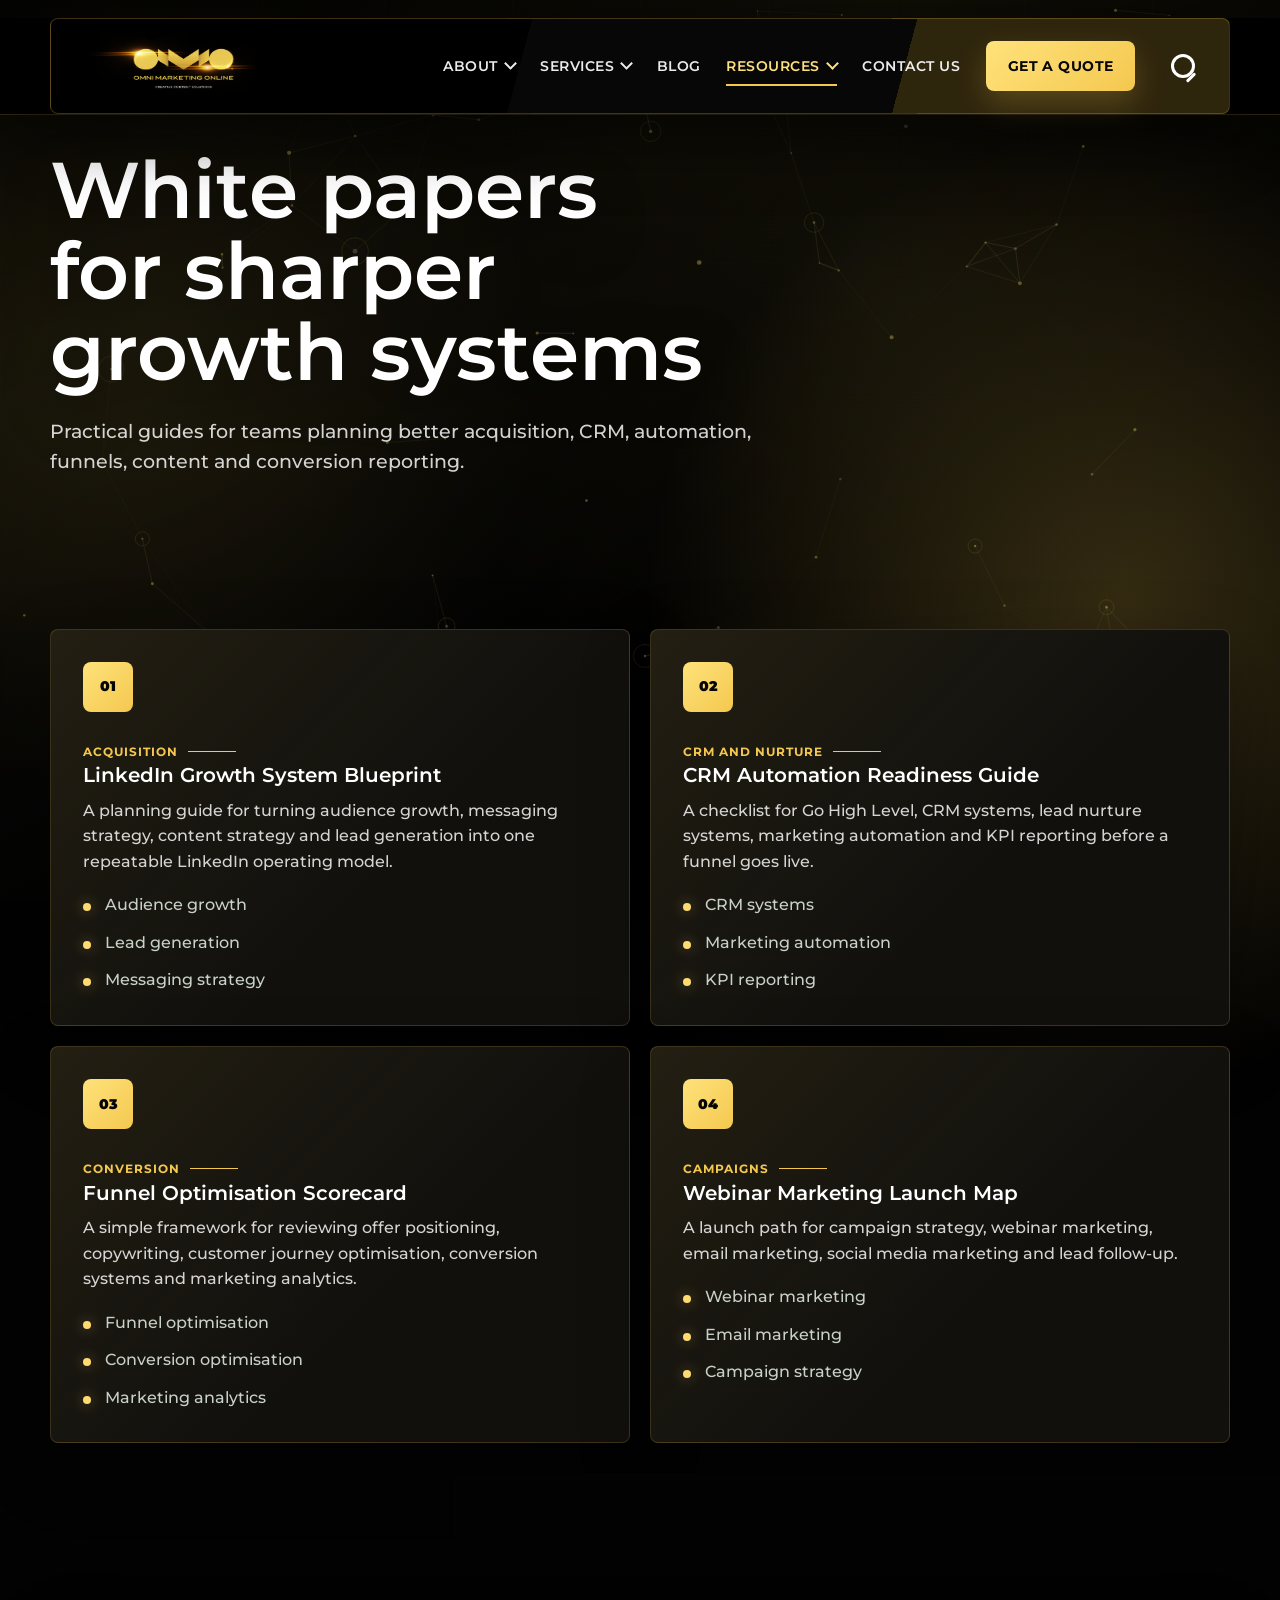
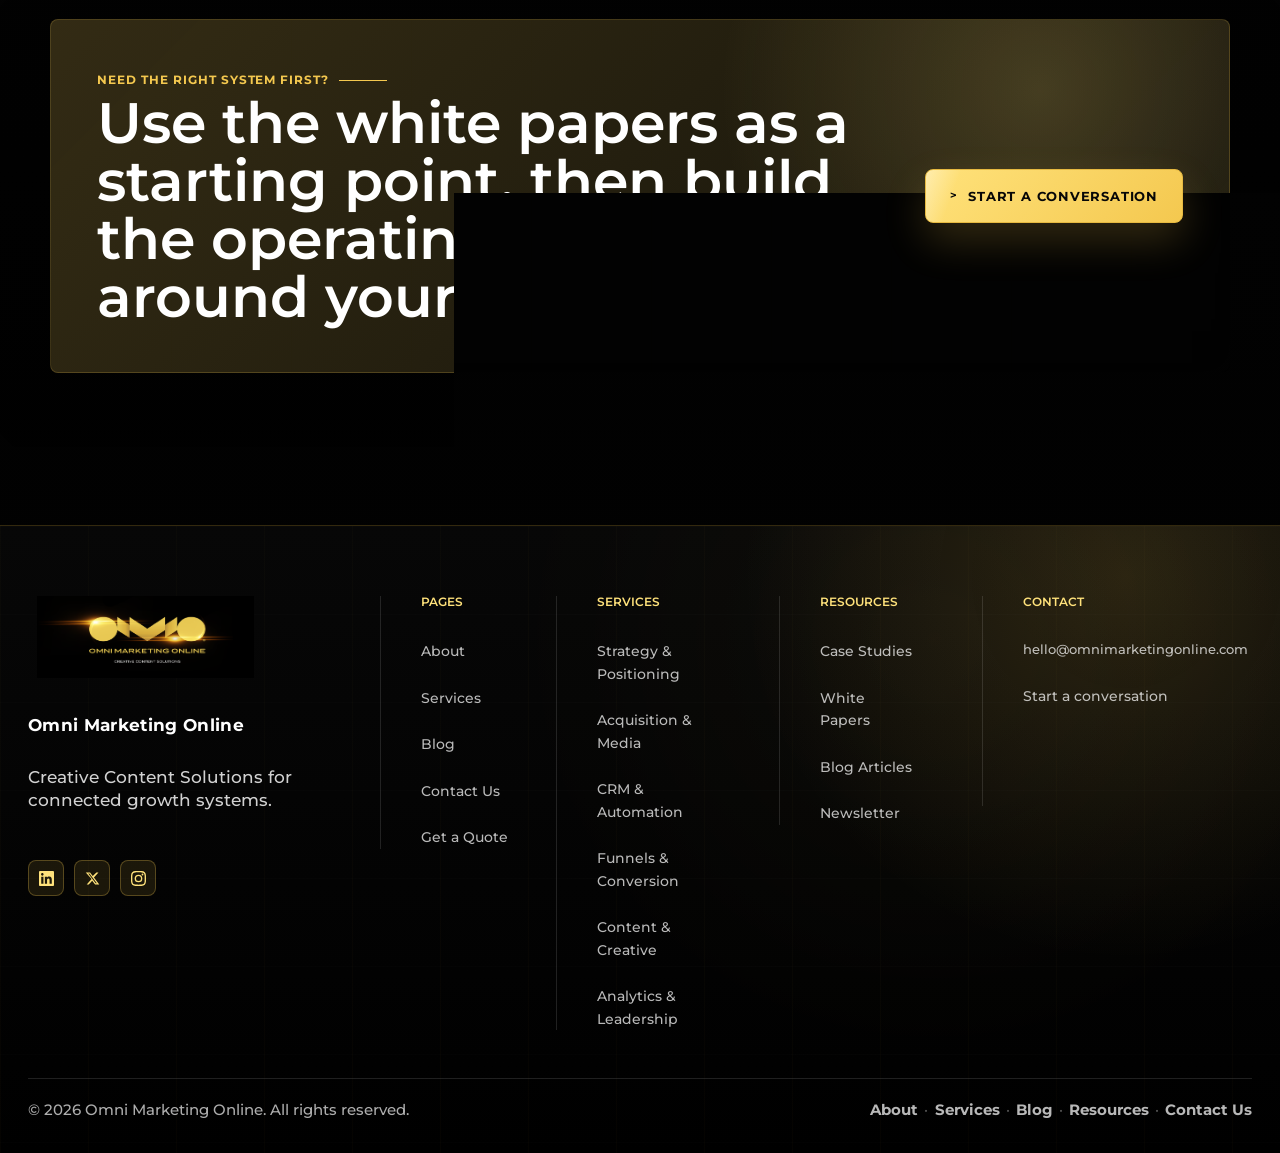
<file: white-papers.html>
<!doctype html>
<html lang="en">
  <head>
    <meta charset="utf-8">
    <meta name="viewport" content="width=device-width, initial-scale=1">
    <title>White Papers | Omni Marketing</title>
    <meta name="description" content="Omni Marketing white papers for growth strategy, CRM systems, funnels, automation, acquisition and conversion optimisation.">
    <link rel="stylesheet" href="styles.css?v=40">
    <link rel="icon" href="assets/omni-logo.png" type="image/png">
  </head>
  <body>
    <div class="page-shell">
      <header class="site-header">
        <div class="nav-wrap">
          <a class="brand" href="index.html" aria-label="Omni Marketing home">
            <img src="assets/omni-logo.png" alt="Omni Marketing Online">
          </a>
          <button class="nav-toggle" type="button" aria-label="Open navigation" aria-expanded="false" data-menu-toggle>
            <span></span><span></span><span></span>
          </button>
          <nav class="site-nav" aria-label="Primary navigation" data-site-nav>
            <details class="nav-dropdown nav-about" data-nav-dropdown>
              <summary class="nav-link">About</summary>
              <div class="nav-panel nav-small-menu">
                <a href="about.html"><strong>About Omni</strong><span>How we connect strategy, systems and content.</span></a>
                <a href="about.html#approach"><strong>Approach</strong><span>Clearer offers, cleaner journeys and sharper reporting.</span></a>
                <a href="contact.html"><strong>Start a Conversation</strong><span>Talk through the next growth move.</span></a>
              </div>
            </details>
            <details class="nav-dropdown nav-services" data-nav-dropdown>
              <summary class="nav-link">Services</summary>
              <div class="nav-panel nav-mega">
                <div class="mega-intro">
                  <span>Omni Services</span>
                  <strong>Growth strategy, acquisition, systems and reporting under one operating model.</strong>
                  <a href="services.html">View all services</a>
                </div>
                <div class="mega-grid">
                  <section>
                    <h3>Strategy</h3>
                    <a href="services.html">Growth Marketing</a>
                    <a href="services.html">Marketing Strategy</a>
                    <a href="services.html">Digital Strategy</a>
                    <a href="services.html">Brand Positioning</a>
                    <a href="services.html">Offer Positioning</a>
                    <a href="services.html">Messaging Strategy</a>
                    <a href="services.html">Creative Strategy</a>
                    <a href="services.html">Content Strategy</a>
                  </section>
                  <section>
                    <h3>Acquisition</h3>
                    <a href="services.html">Customer Acquisition</a>
                    <a href="services.html">Lead Generation</a>
                    <a href="services.html">Audience Growth</a>
                    <a href="services.html">LinkedIn Growth Marketing</a>
                    <a href="services.html">Social Media Marketing</a>
                    <a href="services.html">Performance Marketing</a>
                    <a href="services.html">Webinar Marketing</a>
                    <a href="services.html">Email Marketing</a>
                  </section>
                  <section>
                    <h3>Systems</h3>
                    <a href="services.html">CRM Systems</a>
                    <a href="services.html">Go High Level</a>
                    <a href="services.html">Funnel Strategy</a>
                    <a href="services.html">Funnel Optimisation</a>
                    <a href="services.html">Marketing Automation</a>
                    <a href="services.html">Lead Nurture Systems</a>
                    <a href="services.html">Customer Journey Optimisation</a>
                  </section>
                  <section>
                    <h3>Optimisation</h3>
                    <a href="services.html">Conversion Systems</a>
                    <a href="services.html">Conversion Optimisation</a>
                    <a href="services.html">Marketing Analytics</a>
                    <a href="services.html">KPI Reporting</a>
                    <a href="services.html">Marketing Operations</a>
                    <a href="services.html">Campaign Strategy</a>
                    <a href="services.html">Team Leadership</a>
                    <a href="services.html">Copywriting</a>
                  </section>
                </div>
              </div>
            </details>
            <a class="nav-link" href="blog.html">Blog</a>
            <details class="nav-dropdown nav-resources" data-nav-dropdown>
              <summary class="nav-link is-active">Resources</summary>
              <div class="nav-panel nav-resource-menu">
                <a href="work.html"><strong>Case Studies</strong><span>Growth system examples across CRM, funnels and campaigns.</span></a>
                <a href="white-papers.html"><strong>White Papers</strong><span>Strategic guides for acquisition, automation and conversion.</span></a>
              </div>
            </details>
            <a class="nav-link" href="contact.html">Contact Us</a>
            <a class="nav-cta" href="contact.html">Get a Quote</a>
            <details class="nav-dropdown nav-search" data-nav-dropdown>
              <summary class="nav-search-button" aria-label="Search Omni Marketing"><span class="sr-only">Search</span></summary>
              <div class="nav-panel nav-search-panel">
                <form class="site-search" role="search" action="blog.html">
                  <label for="site-search-whitepapers">Search Omni</label>
                  <div class="site-search-row">
                    <input id="site-search-whitepapers" name="q" type="search" placeholder="Services, blog, resources">
                    <button type="submit">Search</button>
                  </div>
                </form>
              </div>
            </details>
          </nav>
        </div>
      </header>

      <main>
        <section class="section page-hero">
          <h1>White papers for sharper growth systems</h1>
          <p>Practical guides for teams planning better acquisition, CRM, automation, funnels, content and conversion reporting.</p>
        </section>

        <section class="section tight">
          <div class="case-grid">
            <article class="case-card">
              <span class="small-label">Acquisition</span>
              <h3>LinkedIn Growth System Blueprint</h3>
              <p>A planning guide for turning audience growth, messaging strategy, content strategy and lead generation into one repeatable LinkedIn operating model.</p>
              <ul>
                <li>Audience growth</li>
                <li>Lead generation</li>
                <li>Messaging strategy</li>
              </ul>
            </article>
            <article class="case-card">
              <span class="small-label">CRM and nurture</span>
              <h3>CRM Automation Readiness Guide</h3>
              <p>A checklist for Go High Level, CRM systems, lead nurture systems, marketing automation and KPI reporting before a funnel goes live.</p>
              <ul>
                <li>CRM systems</li>
                <li>Marketing automation</li>
                <li>KPI reporting</li>
              </ul>
            </article>
            <article class="case-card">
              <span class="small-label">Conversion</span>
              <h3>Funnel Optimisation Scorecard</h3>
              <p>A simple framework for reviewing offer positioning, copywriting, customer journey optimisation, conversion systems and marketing analytics.</p>
              <ul>
                <li>Funnel optimisation</li>
                <li>Conversion optimisation</li>
                <li>Marketing analytics</li>
              </ul>
            </article>
            <article class="case-card">
              <span class="small-label">Campaigns</span>
              <h3>Webinar Marketing Launch Map</h3>
              <p>A launch path for campaign strategy, webinar marketing, email marketing, social media marketing and lead follow-up.</p>
              <ul>
                <li>Webinar marketing</li>
                <li>Email marketing</li>
                <li>Campaign strategy</li>
              </ul>
            </article>
          </div>
        </section>

        <section class="section tight">
          <div class="cta-band">
            <div>
              <span class="small-label">Need the right system first?</span>
              <h2>Use the white papers as a starting point, then build the operating model around your team.</h2>
            </div>
            <a class="button primary" href="contact.html">Start a conversation</a>
          </div>
        </section>
      </main>

      <footer class="site-footer" id="footer">
        <div class="footer-wrap">
          <section class="footer-brand-block">
            <a class="footer-brand" href="index.html" aria-label="Omni Marketing home">
              <img class="footer-logo" src="assets/omni-logo.png" alt="Omni Marketing Online">
            </a>
            <p>Omni Marketing Online</p>
            <p>Creative Content Solutions for connected growth systems.</p>
          </section>
          <nav class="footer-column" aria-label="Footer page navigation">
            <h2>Pages</h2>
            <a href="about.html">About</a>
            <a href="services.html">Services</a>
            <a href="blog.html">Blog</a>
            <a href="contact.html">Contact Us</a>
            <a href="contact.html">Get a Quote</a>
          </nav>
          <nav class="footer-column" aria-label="Footer service navigation">
            <h2>Services</h2>
            <a href="services.html#strategy">Strategy &amp; Positioning</a>
            <a href="services.html#acquisition">Acquisition &amp; Media</a>
            <a href="services.html#automation">CRM &amp; Automation</a>
            <a href="services.html#conversion">Funnels &amp; Conversion</a>
            <a href="services.html#content">Content &amp; Creative</a>
            <a href="services.html#analytics">Analytics &amp; Leadership</a>
          </nav>
          <nav class="footer-column" aria-label="Footer resource navigation">
            <h2>Resources</h2>
            <a href="work.html">Case Studies</a>
            <a href="white-papers.html">White Papers</a>
            <a href="blog.html">Blog Articles</a>
            <a href="contact.html">Newsletter</a>
          </nav>
          <section class="footer-column footer-contact">
            <h2>Contact</h2>
            <a href="mailto:hello@omnimarketingonline.com">hello@omnimarketingonline.com</a>
            <a href="contact.html">Start a conversation</a>
          </section>
        </div>
        <div class="footer-bottom">
          <span>&copy; 2026 Omni Marketing Online. All rights reserved.</span>
          <nav class="footer-bottom-links" aria-label="Footer utility navigation">
            <a href="about.html">About</a><span aria-hidden="true">&middot;</span>
            <a href="services.html">Services</a><span aria-hidden="true">&middot;</span>
            <a href="blog.html">Blog</a><span aria-hidden="true">&middot;</span>
            <a href="work.html">Resources</a><span aria-hidden="true">&middot;</span>
            <a href="contact.html">Contact Us</a>
          </nav>
        </div>
      </footer>
    </div>
    <script src="script.js?v=41"></script>
  </body>
</html>
</file>
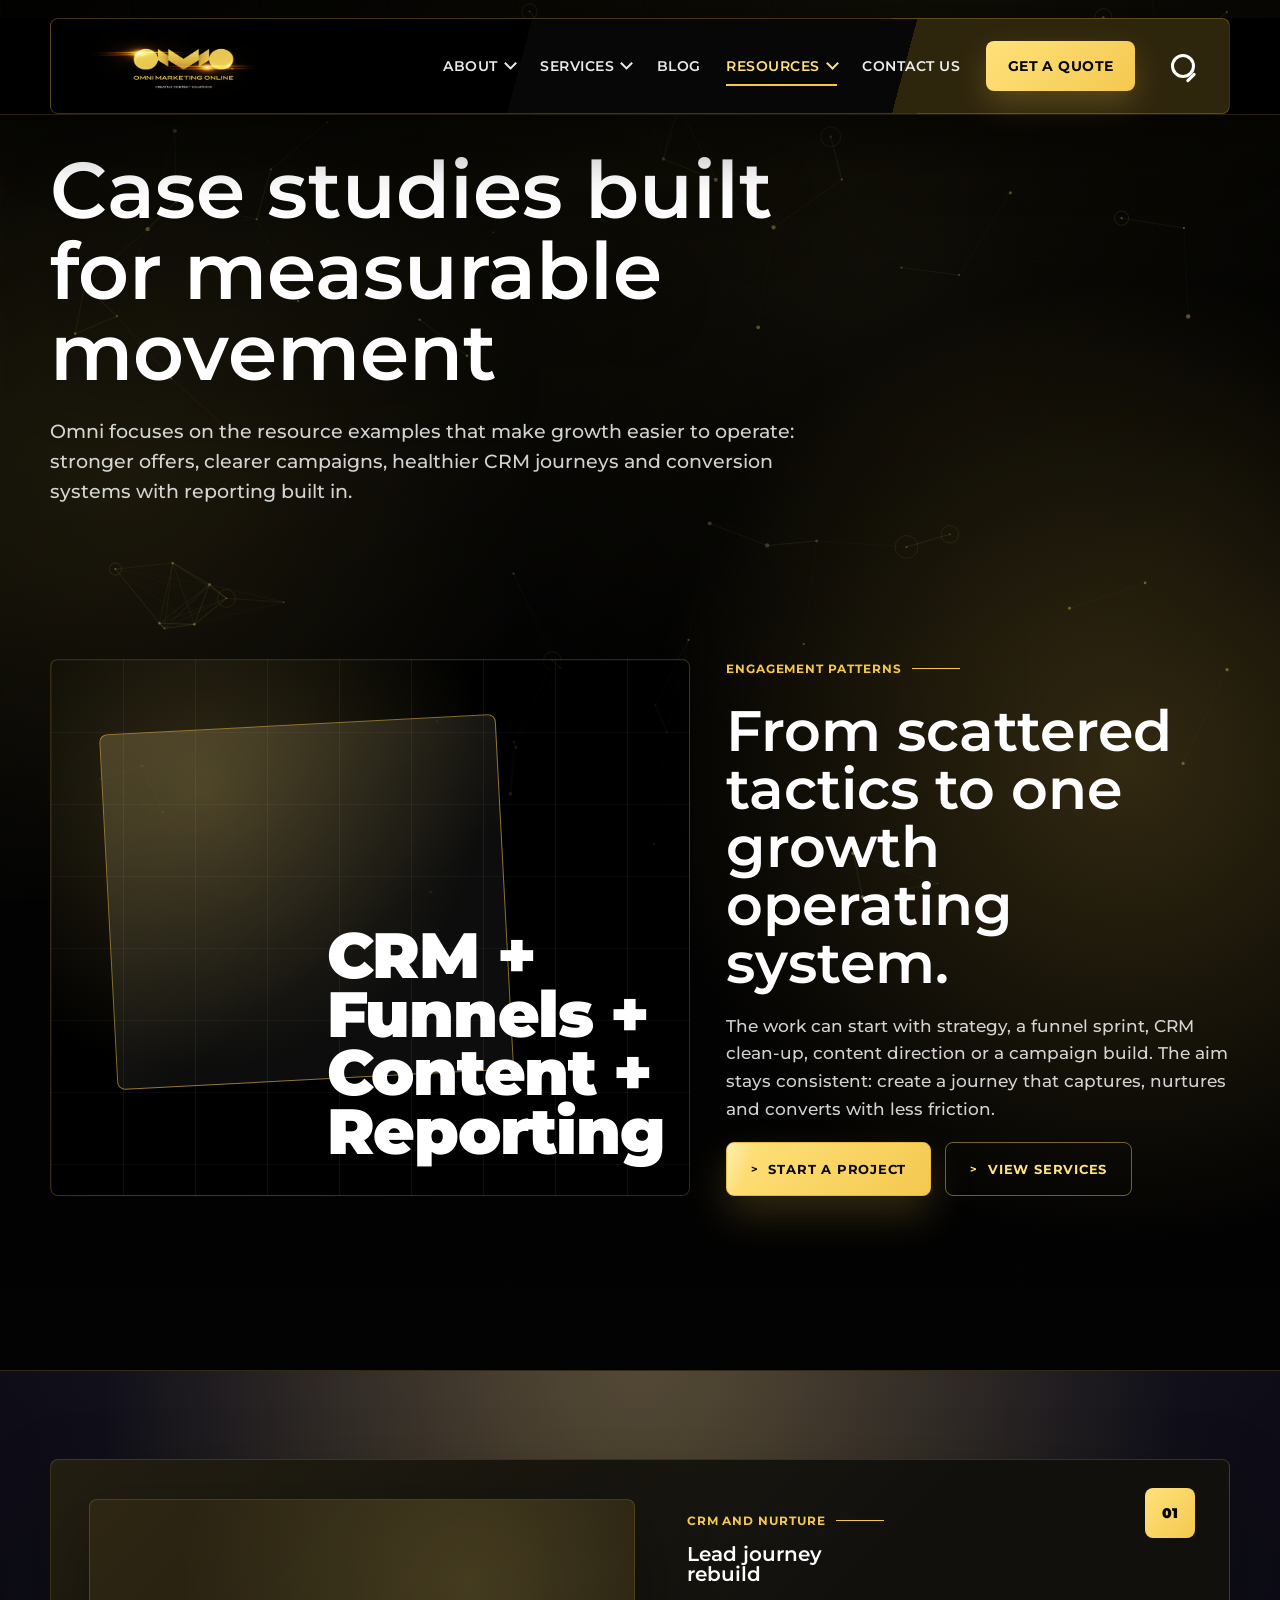
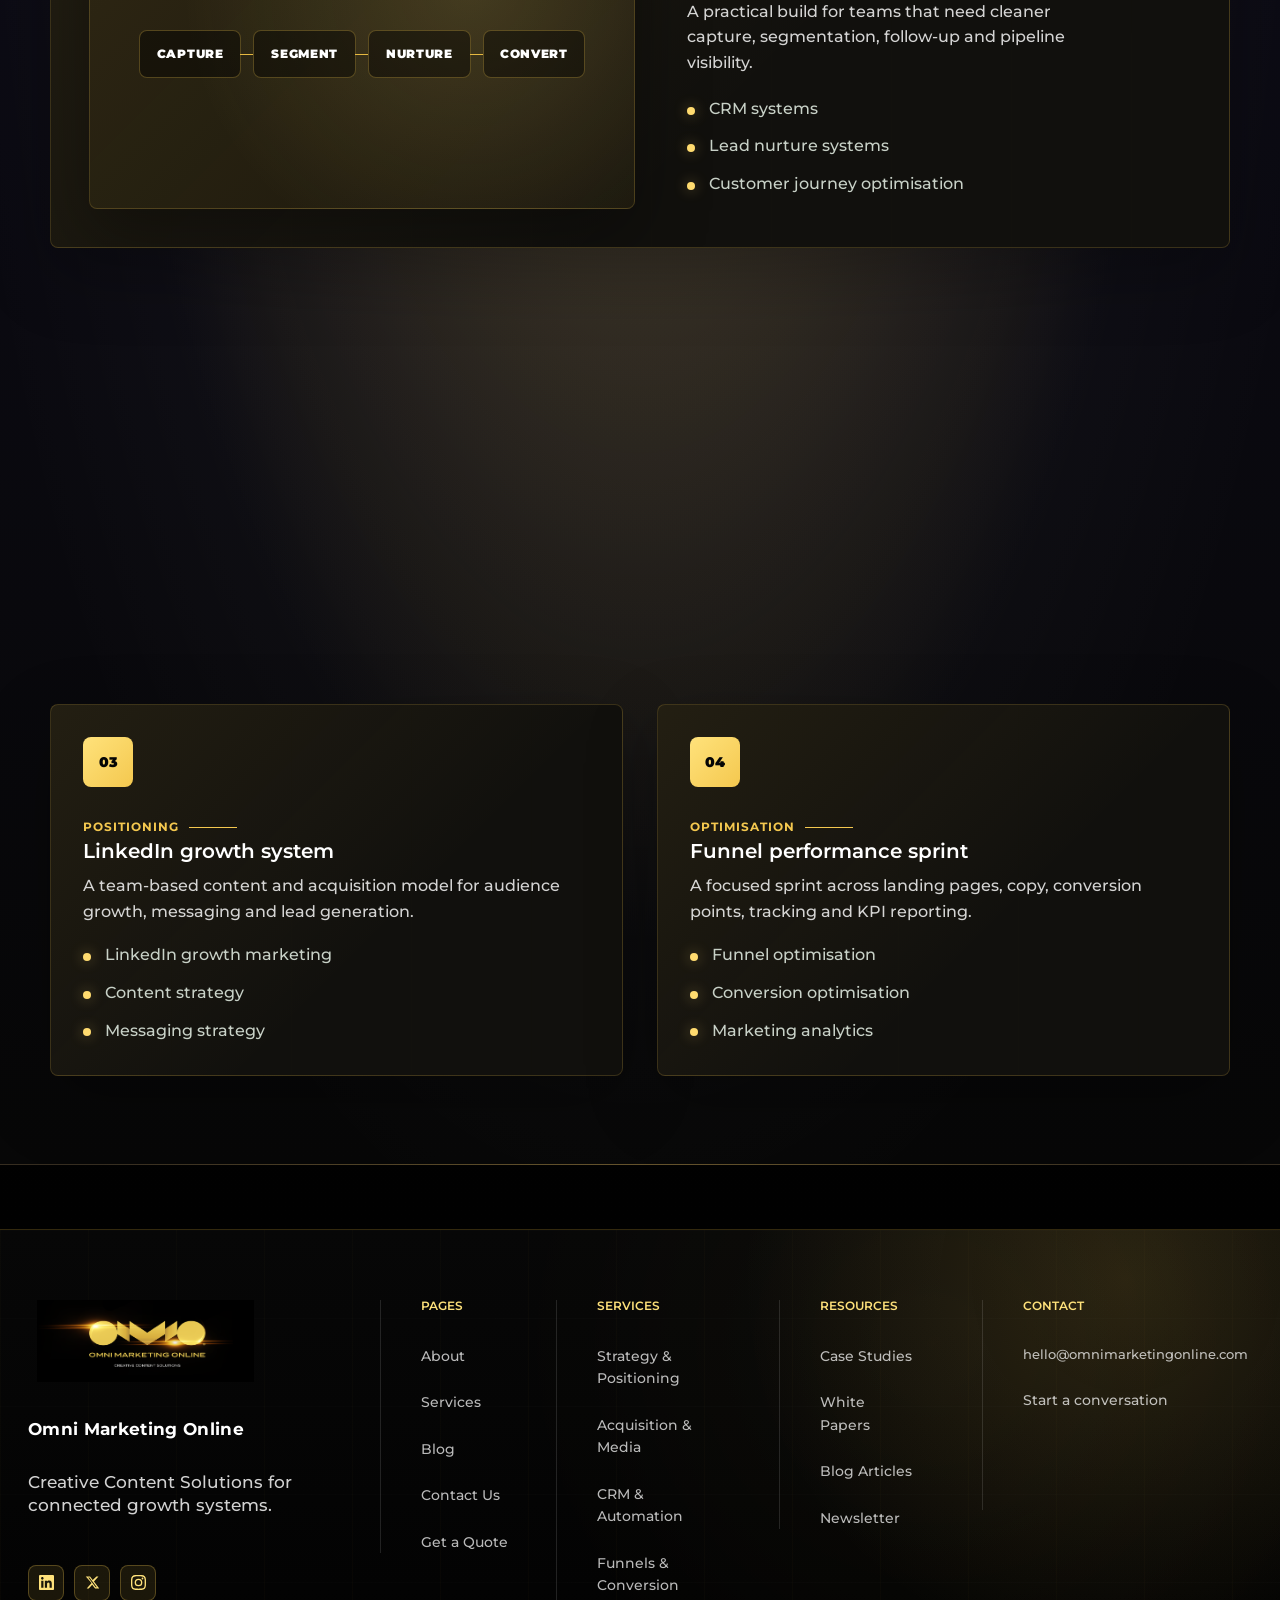
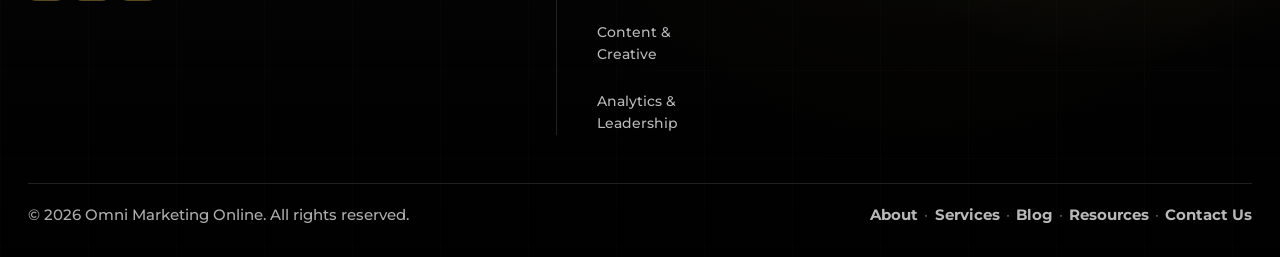
<file: work.html>
<!doctype html>
<html lang="en">
  <head>
    <meta charset="utf-8">
    <meta name="viewport" content="width=device-width, initial-scale=1">
    <title>Case Studies | Omni Marketing</title>
    <meta name="description" content="Explore Omni Marketing case studies and examples across CRM, funnels, acquisition, webinars, content and reporting.">
    <link rel="stylesheet" href="styles.css?v=40">
    <link rel="icon" href="assets/omni-logo.png" type="image/png">
  </head>
  <body>
    <div class="page-shell">
      <header class="site-header">
        <div class="nav-wrap">
          <a class="brand" href="index.html" aria-label="Omni Marketing home">
            <img src="assets/omni-logo.png" alt="Omni Marketing Online">
          </a>
          <button class="nav-toggle" type="button" aria-label="Open navigation" aria-expanded="false" data-menu-toggle>
            <span></span><span></span><span></span>
          </button>
          <nav class="site-nav" aria-label="Primary navigation" data-site-nav>
            <details class="nav-dropdown nav-about" data-nav-dropdown>
              <summary class="nav-link">About</summary>
              <div class="nav-panel nav-small-menu">
                <a href="about.html"><strong>About Omni</strong><span>How we connect strategy, systems and content.</span></a>
                <a href="about.html#approach"><strong>Approach</strong><span>Clearer offers, cleaner journeys and sharper reporting.</span></a>
                <a href="contact.html"><strong>Start a Conversation</strong><span>Talk through the next growth move.</span></a>
              </div>
            </details>
            <details class="nav-dropdown nav-services" data-nav-dropdown>
              <summary class="nav-link">Services</summary>
              <div class="nav-panel nav-mega">
                <div class="mega-intro">
                  <span>Omni Services</span>
                  <strong>Growth strategy, acquisition, systems and reporting under one operating model.</strong>
                  <a href="services.html">View all services</a>
                </div>
                <div class="mega-grid">
                  <section>
                    <h3>Strategy</h3>
                    <a href="services.html">Growth Marketing</a>
                    <a href="services.html">Marketing Strategy</a>
                    <a href="services.html">Digital Strategy</a>
                    <a href="services.html">Brand Positioning</a>
                    <a href="services.html">Offer Positioning</a>
                    <a href="services.html">Messaging Strategy</a>
                    <a href="services.html">Creative Strategy</a>
                    <a href="services.html">Content Strategy</a>
                  </section>
                  <section>
                    <h3>Acquisition</h3>
                    <a href="services.html">Customer Acquisition</a>
                    <a href="services.html">Lead Generation</a>
                    <a href="services.html">Audience Growth</a>
                    <a href="services.html">LinkedIn Growth Marketing</a>
                    <a href="services.html">Social Media Marketing</a>
                    <a href="services.html">Performance Marketing</a>
                    <a href="services.html">Webinar Marketing</a>
                    <a href="services.html">Email Marketing</a>
                  </section>
                  <section>
                    <h3>Systems</h3>
                    <a href="services.html">CRM Systems</a>
                    <a href="services.html">Go High Level</a>
                    <a href="services.html">Funnel Strategy</a>
                    <a href="services.html">Funnel Optimisation</a>
                    <a href="services.html">Marketing Automation</a>
                    <a href="services.html">Lead Nurture Systems</a>
                    <a href="services.html">Customer Journey Optimisation</a>
                  </section>
                  <section>
                    <h3>Optimisation</h3>
                    <a href="services.html">Conversion Systems</a>
                    <a href="services.html">Conversion Optimisation</a>
                    <a href="services.html">Marketing Analytics</a>
                    <a href="services.html">KPI Reporting</a>
                    <a href="services.html">Marketing Operations</a>
                    <a href="services.html">Campaign Strategy</a>
                    <a href="services.html">Team Leadership</a>
                    <a href="services.html">Copywriting</a>
                  </section>
                </div>
              </div>
            </details>
            <a class="nav-link" href="blog.html">Blog</a>
            <details class="nav-dropdown nav-resources" data-nav-dropdown>
              <summary class="nav-link is-active">Resources</summary>
              <div class="nav-panel nav-resource-menu">
                <a href="work.html"><strong>Case Studies</strong><span>Growth system examples across CRM, funnels and campaigns.</span></a>
                <a href="white-papers.html"><strong>White Papers</strong><span>Strategic guides for acquisition, automation and conversion.</span></a>
              </div>
            </details>
            <a class="nav-link" href="contact.html">Contact Us</a>
            <a class="nav-cta" href="contact.html">Get a Quote</a>
            <details class="nav-dropdown nav-search" data-nav-dropdown>
              <summary class="nav-search-button" aria-label="Search Omni Marketing"><span class="sr-only">Search</span></summary>
              <div class="nav-panel nav-search-panel">
                <form class="site-search" role="search" action="blog.html">
                  <label for="site-search-work">Search Omni</label>
                  <div class="site-search-row">
                    <input id="site-search-work" name="q" type="search" placeholder="Services, blog, resources">
                    <button type="submit">Search</button>
                  </div>
                </form>
              </div>
            </details>
          </nav>
        </div>
      </header>

      <main>
        <section class="section page-hero">
          <h1>Case studies built for measurable movement</h1>
          <p>Omni focuses on the resource examples that make growth easier to operate: stronger offers, clearer campaigns, healthier CRM journeys and conversion systems with reporting built in.</p>
        </section>

        <section class="section tight work-showcase">
          <div class="showcase-visual" aria-hidden="true"></div>
          <div class="section-intro">
            <span class="small-label">Engagement patterns</span>
            <h2>From scattered tactics to one growth operating system.</h2>
            <p>The work can start with strategy, a funnel sprint, CRM clean-up, content direction or a campaign build. The aim stays consistent: create a journey that captures, nurtures and converts with less friction.</p>
            <div class="button-row">
              <a class="button primary" href="contact.html">Start a project</a>
              <a class="button" href="services.html">View services</a>
            </div>
          </div>
        </section>

        <section class="dark-band">
          <div class="section">
            <div class="case-grid">
              <article class="case-card has-image">
                <figure class="case-visual" aria-label="Lead journey rebuild visual">
                  <div class="pipeline-visual" aria-hidden="true">
                    <span>Capture</span>
                    <span>Segment</span>
                    <span>Nurture</span>
                    <span>Convert</span>
                  </div>
                </figure>
                <div class="case-card-content">
                  <span class="small-label">CRM and nurture</span>
                  <h3>Lead journey rebuild</h3>
                  <p>A practical build for teams that need cleaner capture, segmentation, follow-up and pipeline visibility.</p>
                  <ul>
                    <li>CRM systems</li>
                    <li>Lead nurture systems</li>
                    <li>Customer journey optimisation</li>
                  </ul>
                </div>
              </article>
              <article class="case-card has-image">
                <figure class="case-visual" aria-label="Webinar demand engine visual">
                  <div class="pipeline-visual" aria-hidden="true">
                    <span>Invite</span>
                    <span>Register</span>
                    <span>Attend</span>
                    <span>Follow up</span>
                  </div>
                </figure>
                <div class="case-card-content">
                  <span class="small-label">Acquisition</span>
                  <h3>Webinar demand engine</h3>
                  <p>A campaign path that connects positioning, registrations, reminders, content follow-up and sales handoff.</p>
                  <ul>
                    <li>Webinar marketing</li>
                    <li>Campaign strategy</li>
                    <li>Email marketing</li>
                  </ul>
                </div>
              </article>
              <article class="case-card">
                <span class="small-label">Positioning</span>
                <h3>LinkedIn growth system</h3>
                <p>A team-based content and acquisition model for audience growth, messaging and lead generation.</p>
                <ul>
                  <li>LinkedIn growth marketing</li>
                  <li>Content strategy</li>
                  <li>Messaging strategy</li>
                </ul>
              </article>
              <article class="case-card">
                <span class="small-label">Optimisation</span>
                <h3>Funnel performance sprint</h3>
                <p>A focused sprint across landing pages, copy, conversion points, tracking and KPI reporting.</p>
                <ul>
                  <li>Funnel optimisation</li>
                  <li>Conversion optimisation</li>
                  <li>Marketing analytics</li>
                </ul>
              </article>
            </div>
          </div>
        </section>
      </main>

      <footer class="site-footer" id="footer">
        <div class="footer-wrap">
          <section class="footer-brand-block">
            <a class="footer-brand" href="index.html" aria-label="Omni Marketing home">
              <img class="footer-logo" src="assets/omni-logo.png" alt="Omni Marketing Online">
            </a>
            <p>Omni Marketing Online</p>
            <p>Creative Content Solutions for connected growth systems.</p>
          </section>
          <nav class="footer-column" aria-label="Footer page navigation">
            <h2>Pages</h2>
            <a href="about.html">About</a>
            <a href="services.html">Services</a>
            <a href="blog.html">Blog</a>
            <a href="contact.html">Contact Us</a>
            <a href="contact.html">Get a Quote</a>
          </nav>
          <nav class="footer-column" aria-label="Footer service navigation">
            <h2>Services</h2>
            <a href="services.html#strategy">Strategy &amp; Positioning</a>
            <a href="services.html#acquisition">Acquisition &amp; Media</a>
            <a href="services.html#automation">CRM &amp; Automation</a>
            <a href="services.html#conversion">Funnels &amp; Conversion</a>
            <a href="services.html#content">Content &amp; Creative</a>
            <a href="services.html#analytics">Analytics &amp; Leadership</a>
          </nav>
          <nav class="footer-column" aria-label="Footer resource navigation">
            <h2>Resources</h2>
            <a href="work.html">Case Studies</a>
            <a href="white-papers.html">White Papers</a>
            <a href="blog.html">Blog Articles</a>
            <a href="contact.html">Newsletter</a>
          </nav>
          <section class="footer-column footer-contact">
            <h2>Contact</h2>
            <a href="mailto:hello@omnimarketingonline.com">hello@omnimarketingonline.com</a>
            <a href="contact.html">Start a conversation</a>
          </section>
        </div>
        <div class="footer-bottom">
          <span>&copy; 2026 Omni Marketing Online. All rights reserved.</span>
          <nav class="footer-bottom-links" aria-label="Footer utility navigation">
            <a href="about.html">About</a><span aria-hidden="true">&middot;</span>
            <a href="services.html">Services</a><span aria-hidden="true">&middot;</span>
            <a href="blog.html">Blog</a><span aria-hidden="true">&middot;</span>
            <a href="work.html">Resources</a><span aria-hidden="true">&middot;</span>
            <a href="contact.html">Contact Us</a>
          </nav>
        </div>
      </footer>
    </div>
    <script src="script.js?v=41"></script>
  </body>
</html>
</file>
<file: styles.css>
@import url("https://fonts.googleapis.com/css2?family=Montserrat:wght@400;500;600;700;800&display=swap");

:root {
  color-scheme: dark;
  --ink: #050705;
  --forest: #080808;
  --forest-2: #15110a;
  --green: #e6b941;
  --gold: #e6b941;
  --gold-soft: #ffdb6f;
  --paper: #f7f5ee;
  --white: #ffffff;
  --muted: #c8d1c7;
  --line: rgba(230, 185, 65, 0.22);
  --line-strong: rgba(230, 185, 65, 0.52);
  --shadow: 0 24px 70px rgba(0, 0, 0, 0.38);
  --panel: rgba(255, 255, 255, 0.055);
  --glass: rgba(5, 22, 18, 0.72);
  --radius: 8px;
  --max: 1180px;
  --fluid-h1: clamp(2.6rem, 5.8vw, 4.85rem);
  --fluid-h2: clamp(2rem, 4.8vw, 3.55rem);
}

* {
  box-sizing: border-box;
}

html {
  scroll-behavior: smooth;
}

body {
  margin: 0;
  color: var(--white);
  background:
    radial-gradient(circle at 14% 4%, rgba(230, 185, 65, 0.12), transparent 28rem),
    linear-gradient(135deg, #000 0%, #030303 46%, var(--forest) 100%);
  font-family: Inter, ui-sans-serif, system-ui, -apple-system, BlinkMacSystemFont, "Segoe UI", Arial, sans-serif;
  line-height: 1.6;
  letter-spacing: 0;
  overflow-x: hidden;
}

body::before {
  content: "";
  position: fixed;
  inset: 0;
  pointer-events: none;
  background-image:
    linear-gradient(115deg, transparent 0 58%, rgba(230, 185, 65, 0.09) 58% 59%, transparent 59%),
    linear-gradient(105deg, transparent 0 72%, rgba(255, 255, 255, 0.04) 72% 72.6%, transparent 72.6%);
  opacity: 0.85;
}

img,
svg {
  max-width: 100%;
  display: block;
}

a {
  color: inherit;
  text-decoration: none;
}

p {
  margin: 0;
  color: var(--muted);
}

h1,
h2,
h3 {
  margin: 0;
  line-height: 1.02;
  letter-spacing: 0;
}

h1 {
  font-size: var(--fluid-h1);
  max-width: 920px;
}

h2 {
  font-size: var(--fluid-h2);
}

h3 {
  font-size: 1.25rem;
}

.page-shell {
  min-height: 100vh;
  position: relative;
  overflow: hidden;
}

@supports (background: color-mix(in srgb, white, black)) {
  :root {
    --panel: color-mix(in srgb, var(--white) 6%, transparent);
    --glass: color-mix(in srgb, var(--forest) 72%, transparent);
    --line: color-mix(in srgb, var(--gold) 24%, transparent);
    --line-strong: color-mix(in srgb, var(--gold) 55%, transparent);
  }
}

.site-header {
  position: sticky;
  top: 0;
  z-index: 20;
  border-bottom: 1px solid rgba(230, 185, 65, 0.18);
  background: rgba(5, 7, 5, 0.84);
  backdrop-filter: blur(18px);
}

.nav-wrap {
  width: min(calc(100% - 40px), var(--max));
  margin: 0 auto;
  height: 86px;
  display: flex;
  align-items: center;
  justify-content: space-between;
  gap: 24px;
}

.brand {
  display: inline-flex;
  align-items: center;
  gap: 12px;
  min-width: 180px;
}

.brand img {
  width: 208px;
  height: 62px;
  border-radius: 6px;
  object-fit: contain;
  object-position: center;
  background: #000;
}

.nav-toggle {
  display: none;
  width: 44px;
  height: 44px;
  border: 1px solid var(--line-strong);
  border-radius: var(--radius);
  color: var(--gold-soft);
  background: rgba(255, 255, 255, 0.04);
}

.nav-toggle span {
  display: block;
  width: 20px;
  height: 2px;
  margin: 5px auto;
  background: currentColor;
}

.site-nav {
  display: flex;
  align-items: center;
  gap: 6px;
}

.site-nav a {
  padding: 10px 14px;
  border-radius: var(--radius);
  color: #e7ede7;
  font-size: 0.95rem;
  font-weight: 700;
}

.site-nav a:hover,
.site-nav a.is-active {
  color: var(--ink);
  background: var(--gold);
}

.nav-cta {
  border: 1px solid var(--line-strong);
}

.section {
  width: min(calc(100% - 40px), var(--max));
  margin: 0 auto;
  padding: 104px 0;
  position: relative;
}

.section.tight {
  padding-top: 72px;
}

.hero {
  display: grid;
  grid-template-columns: minmax(0, 1.02fr) minmax(360px, 0.78fr);
  gap: 62px;
  align-items: center;
  min-height: calc(100vh - 86px);
  padding-top: 64px;
  padding-bottom: 68px;
}

.modern-hero {
  grid-template-columns: minmax(0, 0.88fr) minmax(420px, 0.92fr);
  isolation: isolate;
  position: relative;
}

.growth-canvas {
  position: absolute;
  inset: 28px -7vw 14px;
  z-index: 0;
  width: calc(100% + 14vw);
  height: calc(100% - 42px);
  pointer-events: none;
  opacity: 0.78;
  mix-blend-mode: screen;
}

.modern-hero .hero-copy,
.modern-hero .hero-media {
  position: relative;
  z-index: 1;
}

.hero-copy {
  display: grid;
  gap: 28px;
}

.hero-copy p {
  max-width: 720px;
  font-size: clamp(1.06rem, 1.5vw, 1.24rem);
}

.hero-actions,
.button-row {
  display: flex;
  flex-wrap: wrap;
  gap: 14px;
  align-items: center;
}

.button {
  display: inline-flex;
  align-items: center;
  justify-content: center;
  min-height: 48px;
  padding: 12px 20px;
  border-radius: var(--radius);
  border: 1px solid var(--line-strong);
  font-weight: 800;
  color: var(--gold-soft);
  background: rgba(255, 255, 255, 0.04);
}

.button.primary {
  color: var(--ink);
  border-color: var(--gold);
  background: linear-gradient(135deg, var(--gold-soft), var(--gold));
}

.button:hover {
  transform: translateY(-1px);
}

.button.primary {
  position: relative;
  overflow: hidden;
}

.button.primary::after {
  content: "";
  position: absolute;
  inset: -60% auto -60% -30%;
  width: 40%;
  transform: skewX(-20deg);
  background: linear-gradient(90deg, transparent, rgba(255, 255, 255, 0.55), transparent);
  animation: sheen 5.5s ease-in-out infinite;
}

.image-frame,
.image-card,
.image-panel,
.case-card.has-image figure,
.contact-image {
  container-type: inline-size;
  margin: 0;
  position: relative;
  overflow: hidden;
  border: 1px solid var(--line);
  border-radius: var(--radius);
  background: var(--panel);
  box-shadow: var(--shadow);
  isolation: isolate;
}

.image-frame img,
.image-card img,
.image-panel img,
.case-card.has-image img,
.contact-image img {
  width: 100%;
  height: 100%;
  object-fit: cover;
  filter: saturate(1.05) contrast(1.02);
}

.image-frame::after,
.image-card::after,
.image-panel::after {
  content: "";
  position: absolute;
  inset: 0;
  pointer-events: none;
  background:
    linear-gradient(180deg, rgba(0, 0, 0, 0.08), rgba(0, 0, 0, 0.44)),
    linear-gradient(120deg, rgba(230, 185, 65, 0.16), transparent 44%);
  mix-blend-mode: screen;
  opacity: 0.7;
}

.hero-media {
  aspect-ratio: 1.34;
  min-height: 460px;
  animation: floatPanel 7.5s ease-in-out infinite;
}

.hero-media img {
  object-fit: contain;
  object-position: center;
  background: #090905;
}

.hero-media figcaption {
  position: absolute;
  left: 22px;
  right: 22px;
  bottom: 22px;
  z-index: 2;
  display: grid;
  gap: 6px;
  padding: 20px;
  border: 1px solid var(--line);
  border-radius: var(--radius);
  background: var(--glass);
  backdrop-filter: blur(18px);
}

.hero-media figcaption strong {
  color: var(--white);
  font-size: 1.08rem;
}

.hero-media figcaption span {
  color: var(--muted);
}

.media-stats {
  position: absolute;
  left: 22px;
  top: 22px;
  z-index: 2;
  display: flex;
  flex-wrap: wrap;
  gap: 8px;
}

.media-stats span,
.service-cloud span {
  display: inline-flex;
  align-items: center;
  min-height: 34px;
  padding: 7px 12px;
  border: 1px solid var(--line);
  border-radius: 999px;
  color: var(--gold-soft);
  background: rgba(0, 0, 0, 0.36);
  font-size: 0.86rem;
  font-weight: 900;
}

.media-stats span:nth-child(2) {
  animation-delay: 0.45s;
}

.media-stats span:nth-child(3) {
  animation-delay: 0.9s;
}

.media-stats span {
  animation: chipPulse 4.8s ease-in-out infinite;
}

@supports selector(:has(img)) {
  .hero-media:has(img) {
    transform-style: preserve-3d;
  }

  .case-card:has(figure) {
    padding-top: 18px;
  }
}

@container (max-width: 520px) {
  .hero-media figcaption {
    left: 14px;
    right: 14px;
    bottom: 14px;
    padding: 16px;
  }

  .media-stats span {
    min-height: 30px;
    font-size: 0.8rem;
  }
}

.hero-proof {
  display: grid;
  grid-template-columns: repeat(3, 1fr);
  border-top: 1px solid var(--line);
  border-bottom: 1px solid var(--line);
}

.hero-proof span {
  padding: 18px 18px 18px 0;
  color: #edf6ef;
  font-weight: 800;
  font-size: 0.95rem;
}

.system-board {
  position: relative;
  min-height: 560px;
  padding: 20px;
  border: 1px solid var(--line);
  border-radius: var(--radius);
  background:
    linear-gradient(145deg, rgba(255, 255, 255, 0.08), rgba(255, 255, 255, 0.02)),
    linear-gradient(160deg, rgba(230, 185, 65, 0.16), rgba(255, 219, 111, 0.04));
  box-shadow: var(--shadow);
  overflow: hidden;
}

.system-board::before {
  content: "";
  position: absolute;
  inset: 18px;
  border: 1px solid rgba(230, 185, 65, 0.18);
  border-radius: var(--radius);
}

.compact-board {
  min-height: auto;
}

.compact-board .flow-row {
  grid-template-columns: 82px 1fr;
}

.compact-board .flow-card {
  padding: 16px;
}

.system-logo {
  position: relative;
  width: 280px;
  aspect-ratio: 3.15 / 1;
  border-radius: 6px;
  object-fit: contain;
  object-position: center;
  background: #000;
  margin: 0 auto 30px;
}

.system-heading {
  position: relative;
  z-index: 1;
  display: grid;
  gap: 8px;
  margin-bottom: 24px;
  padding: 18px;
  border: 1px solid rgba(230, 185, 65, 0.26);
  border-radius: var(--radius);
  background:
    linear-gradient(135deg, rgba(230, 185, 65, 0.13), transparent),
    rgba(0, 0, 0, 0.42);
}

.system-heading span {
  color: var(--gold-soft);
  font-size: 0.76rem;
  font-weight: 900;
  text-transform: uppercase;
}

.system-heading strong {
  color: var(--white);
  font-size: 1.1rem;
  line-height: 1.2;
}

.flow {
  position: relative;
  display: grid;
  gap: 14px;
  z-index: 1;
}

.flow-row {
  display: grid;
  grid-template-columns: 110px 1fr;
  gap: 12px;
  align-items: stretch;
}

.flow-key {
  display: grid;
  place-items: center;
  border: 1px solid var(--line);
  border-radius: var(--radius);
  color: var(--ink);
  background: var(--gold);
  font-weight: 900;
}

.flow-card {
  border: 1px solid rgba(255, 255, 255, 0.1);
  border-radius: var(--radius);
  padding: 18px;
  background: rgba(0, 0, 0, 0.3);
}

.flow-card strong {
  display: block;
  margin-bottom: 4px;
}

.flow-card span {
  color: var(--muted);
}

.page-hero {
  padding-top: 92px;
  padding-bottom: 48px;
}

.page-hero p {
  max-width: 780px;
  margin-top: 24px;
  font-size: 1.17rem;
}

.split {
  display: grid;
  grid-template-columns: 0.85fr 1.15fr;
  gap: 56px;
  align-items: start;
}

.section-intro {
  display: grid;
  gap: 20px;
}

.section-intro p {
  font-size: 1.08rem;
}

.service-strip {
  display: grid;
  grid-template-columns: repeat(4, 1fr);
  border: 1px solid var(--line);
  border-radius: var(--radius);
  overflow: hidden;
}

.service-strip article {
  min-height: 240px;
  padding: 28px;
  border-right: 1px solid var(--line);
  background: rgba(255, 255, 255, 0.04);
}

.service-strip article:nth-child(even) {
  background: rgba(230, 185, 65, 0.065);
}

.service-strip article:last-child {
  border-right: 0;
}

.service-strip h3,
.feature-list h3,
.case-card h3,
.value-card h3 {
  color: var(--white);
  margin-bottom: 12px;
}

.small-label {
  display: block;
  color: var(--gold-soft);
  font-size: 0.78rem;
  font-weight: 900;
  text-transform: uppercase;
  margin-bottom: 24px;
}

.image-story {
  display: grid;
  gap: 34px;
}

.media-grid {
  display: grid;
  grid-template-columns: minmax(0, 1.2fr) minmax(360px, 0.8fr);
  gap: 22px;
  align-items: stretch;
}

.image-card {
  min-height: 560px;
}

.image-card figcaption {
  position: absolute;
  left: 22px;
  right: 22px;
  bottom: 22px;
  z-index: 2;
  max-width: 640px;
  padding: 18px 20px;
  border: 1px solid var(--line);
  border-radius: var(--radius);
  color: var(--white);
  background: var(--glass);
  backdrop-filter: blur(16px);
  font-weight: 800;
}

.feature-list {
  display: grid;
  gap: 16px;
}

.feature-list article,
.value-card,
.case-card,
.contact-panel,
.service-cluster {
  border: 1px solid var(--line);
  border-radius: var(--radius);
  background: rgba(255, 255, 255, 0.045);
  box-shadow: 0 16px 40px rgba(0, 0, 0, 0.18);
}

.feature-list article {
  padding: 24px;
}

.image-panel.about-image {
  aspect-ratio: 1.16;
}

.is-reveal {
  opacity: 0;
  transform: translateY(28px);
  transition:
    opacity 700ms ease,
    transform 700ms cubic-bezier(0.2, 0.8, 0.2, 1);
}

.is-reveal.is-visible {
  opacity: 1;
  transform: translateY(0);
}

@keyframes floatPanel {
  0%,
  100% {
    transform: translate3d(0, 0, 0);
  }

  50% {
    transform: translate3d(0, -10px, 0);
  }
}

@keyframes chipPulse {
  0%,
  100% {
    transform: translateY(0);
    border-color: var(--line);
  }

  50% {
    transform: translateY(-4px);
    border-color: var(--gold-soft);
  }
}

@keyframes sheen {
  0%,
  58% {
    left: -34%;
  }

  100% {
    left: 120%;
  }
}

.metric-rail {
  display: grid;
  grid-template-columns: repeat(3, 1fr);
  gap: 14px;
  margin-top: 32px;
}

.metric {
  padding: 22px;
  border-left: 3px solid var(--gold);
  background: rgba(255, 255, 255, 0.05);
}

.metric strong {
  display: block;
  color: var(--white);
  font-size: 1.8rem;
  line-height: 1;
  margin-bottom: 8px;
}

.process {
  display: grid;
  grid-template-columns: repeat(4, 1fr);
  gap: 0;
  border: 1px solid var(--line);
  border-radius: var(--radius);
  overflow: hidden;
}

.process article {
  padding: 30px;
  min-height: 250px;
  border-right: 1px solid var(--line);
  background: rgba(0, 0, 0, 0.22);
}

.process article:last-child {
  border-right: 0;
}

.process span {
  display: inline-grid;
  place-items: center;
  width: 42px;
  height: 42px;
  margin-bottom: 26px;
  border-radius: 50%;
  color: var(--ink);
  background: var(--gold);
  font-weight: 900;
}

.dark-band {
  width: 100%;
  background:
    linear-gradient(90deg, rgba(230, 185, 65, 0.08), transparent 34%),
    rgba(0, 0, 0, 0.24);
  border-top: 1px solid var(--line);
  border-bottom: 1px solid var(--line);
}

.values-grid,
.case-grid,
.services-grid {
  display: grid;
  grid-template-columns: repeat(2, 1fr);
  gap: 18px;
}

.value-card,
.case-card,
.service-cluster {
  padding: 28px;
}

.case-card.has-image figure {
  aspect-ratio: 1.95;
  margin-bottom: 22px;
  box-shadow: none;
}

.value-card ul,
.service-cluster ul,
.contact-panel ul,
.case-card ul {
  list-style: none;
  padding: 0;
  margin: 18px 0 0;
  display: grid;
  gap: 10px;
}

.value-card li,
.service-cluster li,
.contact-panel li,
.case-card li {
  color: var(--muted);
  padding-left: 22px;
  position: relative;
}

.value-card li::before,
.service-cluster li::before,
.contact-panel li::before,
.case-card li::before {
  content: "";
  position: absolute;
  left: 0;
  top: 0.72em;
  width: 8px;
  height: 8px;
  border-radius: 50%;
  background: var(--gold);
}

.service-cluster h2 {
  font-size: 1.7rem;
}

.service-visual-section {
  display: grid;
  grid-template-columns: minmax(0, 1fr) minmax(320px, 0.62fr);
  gap: 22px;
  align-items: stretch;
}

.service-image {
  min-height: 420px;
}

.service-cloud {
  align-content: center;
  display: flex;
  flex-wrap: wrap;
  gap: 10px;
  padding: 28px;
  border: 1px solid var(--line);
  border-radius: var(--radius);
  background:
    radial-gradient(circle at 12% 12%, rgba(230, 185, 65, 0.14), transparent 18rem),
    var(--panel);
}

.work-showcase {
  display: grid;
  grid-template-columns: 1.1fr 0.9fr;
  gap: 28px;
  align-items: stretch;
}

.showcase-visual {
  min-height: 470px;
  border: 1px solid var(--line);
  border-radius: var(--radius);
  background:
    linear-gradient(135deg, rgba(255, 219, 111, 0.1), transparent 34%),
    linear-gradient(145deg, rgba(230, 185, 65, 0.3), transparent 56%),
    rgba(0, 0, 0, 0.28);
  position: relative;
  overflow: hidden;
}

.showcase-visual::before {
  content: "";
  position: absolute;
  width: 54%;
  height: 70%;
  left: 10%;
  top: 14%;
  border: 1px solid var(--line-strong);
  border-radius: var(--radius);
  transform: rotate(-6deg);
  background: rgba(255, 255, 255, 0.06);
}

.showcase-visual::after {
  content: "CRM + Funnels + Content + Reporting";
  position: absolute;
  right: 34px;
  bottom: 36px;
  max-width: 260px;
  color: var(--gold-soft);
  font-size: 2rem;
  font-weight: 900;
  line-height: 1.05;
}

.contact-layout {
  display: grid;
  grid-template-columns: 1.05fr 0.95fr;
  gap: 28px;
  align-items: start;
}

.contact-form {
  display: grid;
  gap: 16px;
  padding: 30px;
  border: 1px solid var(--line);
  border-radius: var(--radius);
  background: rgba(255, 255, 255, 0.055);
}

.field-grid {
  display: grid;
  grid-template-columns: repeat(2, 1fr);
  gap: 16px;
}

label {
  display: grid;
  gap: 8px;
  color: var(--white);
  font-weight: 800;
  font-size: 0.95rem;
}

input,
select,
textarea {
  width: 100%;
  border: 1px solid rgba(230, 185, 65, 0.28);
  border-radius: var(--radius);
  background: rgba(0, 0, 0, 0.32);
  color: var(--white);
  padding: 14px 15px;
  font: inherit;
  font-size: 1rem;
  outline: none;
}

textarea {
  min-height: 150px;
  resize: vertical;
}

input:focus,
select:focus,
textarea:focus {
  border-color: var(--gold);
  box-shadow: 0 0 0 3px rgba(230, 185, 65, 0.12);
}

.form-status {
  min-height: 26px;
  color: var(--muted);
  font-weight: 700;
}

.form-status.is-error {
  color: #ffc1b8;
}

.form-status.is-success {
  color: #bfffe6;
}

.contact-panel {
  padding: 30px;
}

.contact-image {
  aspect-ratio: 1.9;
  margin-top: 28px;
  box-shadow: none;
}

.service-diagram,
.case-visual,
.contact-card-visual,
.visual-card {
  display: grid;
  place-items: center;
  min-height: 260px;
  background:
    radial-gradient(circle at 26% 28%, rgba(255, 219, 111, 0.18), transparent 16rem),
    linear-gradient(135deg, rgba(230, 185, 65, 0.16), transparent 58%),
    rgba(0, 0, 0, 0.68);
}

.diagram-orbit {
  position: absolute;
  width: min(72%, 440px);
  aspect-ratio: 1;
  border: 1px solid rgba(230, 185, 65, 0.2);
  border-radius: 50%;
  background:
    radial-gradient(circle, rgba(230, 185, 65, 0.16), transparent 58%),
    repeating-radial-gradient(circle, transparent 0 30px, rgba(230, 185, 65, 0.12) 31px 32px);
}

.diagram-grid,
.pipeline-visual,
.contact-signal,
.visual-matrix {
  position: relative;
  z-index: 1;
  display: grid;
  gap: 12px;
  width: min(88%, 520px);
}

.diagram-grid,
.visual-matrix {
  grid-template-columns: repeat(3, 1fr);
}

.diagram-grid span,
.pipeline-visual span,
.contact-signal span,
.visual-matrix span {
  min-height: 48px;
  display: grid;
  place-items: center;
  border: 1px solid rgba(230, 185, 65, 0.3);
  border-radius: var(--radius);
  color: var(--gold-soft);
  background: rgba(0, 0, 0, 0.56);
  font-weight: 900;
  text-align: center;
}

.pipeline-visual {
  grid-template-columns: repeat(4, 1fr);
}

.pipeline-visual span {
  position: relative;
}

.pipeline-visual span:not(:last-child)::after {
  content: "";
  position: absolute;
  top: 50%;
  right: -13px;
  width: 13px;
  height: 1px;
  background: var(--gold);
}

.contact-signal span {
  justify-content: start;
  padding-inline: 18px;
}

.visual-card .visual-matrix {
  grid-template-columns: repeat(2, 1fr);
  padding: 24px;
}

.cta-band {
  display: grid;
  grid-template-columns: 1fr auto;
  gap: 24px;
  align-items: center;
  padding: 38px;
  border: 1px solid var(--line-strong);
  border-radius: var(--radius);
  background:
    linear-gradient(135deg, rgba(230, 185, 65, 0.18), rgba(255, 219, 111, 0.045)),
    rgba(0, 0, 0, 0.28);
}

.site-footer {
  border-top: 1px solid var(--line);
  background:
    linear-gradient(135deg, rgba(230, 185, 65, 0.1), transparent 44%),
    rgba(0, 0, 0, 0.68);
}

.footer-wrap {
  width: min(calc(100% - 40px), var(--max));
  margin: 0 auto;
  padding: 42px 0;
  display: grid;
  grid-template-columns: minmax(280px, 1fr) auto auto;
  align-items: center;
  gap: 28px;
  color: var(--muted);
}

.footer-brand {
  display: flex;
  align-items: center;
  gap: 18px;
  min-width: 0;
}

.footer-logo {
  width: 220px;
  height: 70px;
  flex: 0 0 auto;
  object-fit: contain;
  object-position: center;
  border-radius: 6px;
  background: #000;
}

.footer-brand span {
  max-width: 310px;
  color: var(--muted);
}

.footer-nav {
  display: flex;
  align-items: center;
  gap: 18px;
  color: #eef1ec;
  font-weight: 800;
}

.footer-nav a:hover {
  color: var(--gold-soft);
}

.footer-cta {
  display: inline-flex;
  align-items: center;
  justify-content: center;
  min-height: 46px;
  padding: 12px 18px;
  border: 1px solid var(--line-strong);
  border-radius: var(--radius);
  color: var(--white);
  font-weight: 900;
}

@media (max-width: 980px) {
  h1 {
    font-size: 3.35rem;
  }

  h2 {
    font-size: 2.35rem;
  }

  .hero,
  .split,
  .work-showcase,
  .contact-layout,
  .media-grid,
  .service-visual-section {
    grid-template-columns: 1fr;
  }

  .system-board {
    min-height: auto;
  }

  .footer-wrap {
    grid-template-columns: 1fr;
    align-items: start;
  }

  .footer-nav {
    flex-wrap: wrap;
  }

  .hero-media,
  .image-card,
  .service-image {
    min-height: 420px;
  }

  .service-strip,
  .process,
  .metric-rail {
    grid-template-columns: repeat(2, 1fr);
  }

  .service-strip article:nth-child(2n),
  .process article:nth-child(2n) {
    border-right: 0;
  }

  .service-strip article:nth-child(-n + 2),
  .process article:nth-child(-n + 2) {
    border-bottom: 1px solid var(--line);
  }
}

@media (max-width: 760px) {
  .nav-wrap {
    width: min(calc(100% - 28px), var(--max));
    height: 76px;
  }

  .brand img {
    width: 170px;
    height: 50px;
  }

  .nav-toggle {
    display: block;
  }

  .site-nav {
    position: absolute;
    left: 14px;
    right: 14px;
    top: 82px;
    display: none;
    padding: 14px;
    border: 1px solid var(--line-strong);
    border-radius: var(--radius);
    background: rgba(5, 7, 5, 0.96);
  }

  .site-nav.is-open {
    display: grid;
  }

  .site-nav a {
    padding: 13px 12px;
  }

  .section {
    width: min(calc(100% - 28px), var(--max));
    padding: 72px 0;
  }

  .hero {
    min-height: auto;
    padding-top: 46px;
  }

  .growth-canvas {
    inset: 20px -20px auto;
    height: 58vh;
    width: calc(100% + 40px);
    opacity: 0.55;
  }

  .hero-media,
  .image-card,
  .service-image {
    min-height: 340px;
  }

  h1 {
    font-size: 2.32rem;
    line-height: 1.08;
  }

  h2 {
    font-size: 1.9rem;
  }

  .hero-copy p,
  .page-hero p {
    font-size: 1.02rem;
  }

  .hero-actions .button {
    width: 100%;
  }

  .button {
    width: 100%;
  }

  .system-logo {
    width: 230px;
  }

  .hero-proof,
  .service-strip,
  .process,
  .values-grid,
  .case-grid,
  .services-grid,
  .field-grid,
  .metric-rail,
  .cta-band {
    grid-template-columns: 1fr;
  }

  .hero-proof span {
    padding: 14px 0;
    border-bottom: 1px solid var(--line);
  }

  .hero-proof span:last-child {
    border-bottom: 0;
  }

  .service-strip article,
  .process article {
    border-right: 0;
    border-bottom: 1px solid var(--line);
  }

  .service-strip article:last-child,
  .process article:last-child {
    border-bottom: 0;
  }

  .flow-row {
    grid-template-columns: 1fr;
  }

  .flow-key {
    min-height: 48px;
  }

  .footer-wrap {
    display: grid;
  }
}

@media (prefers-reduced-motion: reduce) {
  *,
  *::before,
  *::after {
    animation-duration: 0.001ms !important;
    animation-iteration-count: 1 !important;
    scroll-behavior: auto !important;
    transition-duration: 0.001ms !important;
  }

  .growth-canvas {
    display: none;
  }

  .is-reveal {
    opacity: 1;
    transform: none;
  }
}

/* Cinematic redesign inspired by the provided modern event reference. */
body {
  background:
    radial-gradient(circle at 76% 30%, rgba(230, 185, 65, 0.2), transparent 32rem),
    radial-gradient(circle at 10% 9%, rgba(255, 219, 111, 0.075), transparent 24rem),
    linear-gradient(135deg, #000 0%, #030303 48%, #070604 100%);
}

body::before {
  background-image:
    linear-gradient(122deg, transparent 0 18%, rgba(230, 185, 65, 0.11) 18% 19.2%, transparent 19.2% 100%),
    linear-gradient(118deg, transparent 0 73%, rgba(255, 219, 111, 0.06) 73% 74.2%, transparent 74.2% 100%),
    radial-gradient(circle at 82% 12%, rgba(230, 185, 65, 0.07), transparent 22rem);
}

.site-header {
  position: fixed;
  inset: 18px 0 auto;
  border: 0;
  background: transparent;
  backdrop-filter: none;
}

.nav-wrap {
  height: 98px;
  padding: 0 24px;
  border: 1px solid rgba(230, 185, 65, 0.26);
  border-radius: var(--radius);
  background:
    linear-gradient(105deg, rgba(0, 0, 0, 0.97) 0 40%, rgba(8, 8, 8, 0.88) 40% 72%, rgba(230, 185, 65, 0.2) 72%),
    rgba(0, 0, 0, 0.72);
  box-shadow: 0 24px 70px rgba(0, 0, 0, 0.38);
  backdrop-filter: blur(18px);
}

.brand img {
  width: 236px;
  height: 76px;
  box-shadow: none;
  object-fit: contain;
  background: #000;
}

.site-nav {
  gap: 12px;
}

.site-nav a {
  color: #f0f3ef;
  font-size: 0.88rem;
  text-transform: uppercase;
}

.site-nav a.is-active,
.site-nav a:hover {
  color: var(--ink);
  background: linear-gradient(135deg, var(--gold-soft), var(--gold));
}

.nav-cta {
  color: var(--ink) !important;
  border-color: transparent;
  background: linear-gradient(135deg, var(--gold-soft), var(--gold));
}

.section {
  width: min(calc(100% - 56px), 1240px);
}

.modern-hero {
  grid-template-columns: minmax(0, 0.78fr) minmax(460px, 0.94fr);
  min-height: 100svh;
  padding-top: 172px;
  padding-bottom: 70px;
}

.modern-hero::before {
  content: "";
  position: absolute;
  inset: 102px -16vw 0;
  z-index: -2;
  background:
    radial-gradient(circle at 72% 42%, rgba(230, 185, 65, 0.2), transparent 34rem),
    linear-gradient(90deg, rgba(0, 0, 0, 0.1), rgba(0, 0, 0, 0.7)),
    repeating-linear-gradient(115deg, rgba(230, 185, 65, 0.08) 0 1px, transparent 1px 90px);
  opacity: 0.15;
  filter: saturate(1.1) contrast(1.1);
}

.modern-hero::after {
  content: "";
  position: absolute;
  inset: 102px -10vw 0 auto;
  z-index: -1;
  width: min(58vw, 860px);
  clip-path: polygon(18% 0, 100% 0, 82% 100%, 0 100%);
  background: linear-gradient(135deg, rgba(230, 185, 65, 0.18), rgba(255, 219, 111, 0.045));
}

.growth-canvas {
  inset: 100px -8vw 0;
  opacity: 0.68;
}

.hero-copy {
  gap: 30px;
}

.hero h1 {
  max-width: 630px;
  font-size: clamp(3.2rem, 6.7vw, 5.7rem);
  line-height: 0.98;
}

.hero-copy p {
  max-width: 620px;
  color: rgba(242, 247, 241, 0.82);
}

.hero-actions {
  gap: 16px;
}

.button {
  min-height: 54px;
  padding: 14px 24px;
  border-radius: var(--radius);
}

.hero-proof {
  max-width: 620px;
  border-color: rgba(230, 185, 65, 0.36);
}

.hero-media {
  min-height: 560px;
  overflow: visible;
  border: 0;
  background: none;
  box-shadow: none;
}

.hero-media::before {
  content: "";
  position: absolute;
  right: -4vw;
  top: 8%;
  z-index: -1;
  width: min(42vw, 610px);
  aspect-ratio: 1.4;
  clip-path: polygon(12% 0, 100% 0, 84% 100%, 0 100%);
  background:
    linear-gradient(135deg, rgba(230, 185, 65, 0.16), transparent),
    radial-gradient(circle at 70% 40%, rgba(255, 219, 111, 0.14), transparent 18rem);
  border: 1px solid rgba(230, 185, 65, 0.16);
}

.hero-media::after {
  content: "";
  position: absolute;
  inset: 18% -1% 6% 3%;
  z-index: -2;
  border: 1px solid rgba(230, 185, 65, 0.26);
  border-radius: var(--radius);
  background:
    linear-gradient(180deg, rgba(0, 0, 0, 0.08), rgba(0, 0, 0, 0.42)),
    linear-gradient(135deg, rgba(230, 185, 65, 0.2), rgba(255, 219, 111, 0.045));
  box-shadow: var(--shadow);
}

.hero-media img {
  position: absolute;
  left: 8%;
  right: 0;
  top: 31%;
  width: 91%;
  height: auto;
  border-radius: var(--radius);
  object-fit: contain;
  filter: drop-shadow(0 30px 70px rgba(0, 0, 0, 0.48));
}

.system-visual {
  position: absolute;
  left: 2%;
  right: 16%;
  top: 26%;
  z-index: 1;
  min-height: 280px;
  display: grid;
  align-content: center;
  gap: 18px;
  padding: 24px;
  border: 1px solid rgba(230, 185, 65, 0.28);
  border-radius: var(--radius);
  background:
    radial-gradient(circle at 22% 16%, rgba(255, 219, 111, 0.18), transparent 14rem),
    linear-gradient(145deg, rgba(230, 185, 65, 0.12), transparent 54%),
    rgba(0, 0, 0, 0.74);
  box-shadow: 0 30px 80px rgba(0, 0, 0, 0.38);
}

.system-visual::before {
  content: "";
  position: absolute;
  inset: 20px;
  pointer-events: none;
  background:
    linear-gradient(90deg, rgba(230, 185, 65, 0.1) 1px, transparent 1px),
    linear-gradient(180deg, rgba(230, 185, 65, 0.1) 1px, transparent 1px);
  background-size: 56px 56px;
  mask-image: linear-gradient(135deg, transparent, #000 28%, #000 72%, transparent);
}

.system-visual-grid {
  position: relative;
  display: grid;
  grid-template-columns: repeat(3, 1fr);
  gap: 8px;
  z-index: 1;
}

.system-visual-grid span {
  min-height: 42px;
  display: grid;
  place-items: center;
  border: 1px solid rgba(230, 185, 65, 0.26);
  border-radius: var(--radius);
  color: var(--gold-soft);
  background: rgba(0, 0, 0, 0.54);
  font-size: 0.78rem;
  font-weight: 900;
}

.system-window {
  position: relative;
  z-index: 1;
  display: grid;
  gap: 10px;
  padding: 22px;
  border: 1px solid rgba(230, 185, 65, 0.34);
  border-radius: var(--radius);
  background: rgba(0, 0, 0, 0.76);
}

.system-window span {
  color: var(--gold-soft);
  font-size: 0.78rem;
  font-weight: 900;
  text-transform: uppercase;
}

.system-window strong {
  color: var(--white);
  font-size: clamp(1.5rem, 3vw, 2.35rem);
  line-height: 1;
}

.system-bars {
  display: grid;
  gap: 8px;
}

.system-bars i {
  display: block;
  height: 8px;
  border-radius: 999px;
  background: linear-gradient(90deg, var(--gold-soft), rgba(230, 185, 65, 0.12));
}

.system-bars i:nth-child(2) {
  width: 74%;
}

.system-bars i:nth-child(3) {
  width: 48%;
}

.hero-media figcaption {
  left: 2%;
  right: 16%;
  bottom: 8%;
  background: rgba(0, 0, 0, 0.86);
}

.media-stats {
  left: 2%;
  top: 18%;
}

.media-stats span,
.service-cloud span {
  background: rgba(0, 0, 0, 0.48);
  backdrop-filter: blur(12px);
}

.page-hero {
  min-height: 54svh;
  padding-top: 176px;
  display: grid;
  align-content: center;
}

.page-hero h1 {
  max-width: 900px;
  font-size: clamp(3rem, 6.2vw, 5.4rem);
}

.dark-band {
  background: rgba(0, 0, 0, 0.2);
  backdrop-filter: blur(8px);
}

.site-footer {
  background:
    linear-gradient(135deg, rgba(230, 185, 65, 0.1), transparent 44%),
    rgba(0, 0, 0, 0.68);
  backdrop-filter: blur(8px);
}

.feature-list article,
.value-card,
.case-card,
.contact-panel,
.service-cluster,
.service-cloud,
.contact-form,
.cta-band {
  background: rgba(8, 8, 8, 0.74);
  backdrop-filter: blur(14px);
}

.service-strip {
  border: 0;
  gap: 12px;
  overflow: visible;
}

.service-strip article {
  border: 1px solid var(--line);
  border-radius: var(--radius);
}

.image-card,
.service-image,
.image-panel,
.contact-image,
.case-card.has-image figure {
  box-shadow: 0 24px 70px rgba(0, 0, 0, 0.32);
}

@media (max-width: 980px) {
  .site-header {
    inset: 12px 0 auto;
  }

  .nav-wrap {
    height: 84px;
  }

  .modern-hero {
    grid-template-columns: 1fr;
    padding-top: 128px;
  }

  .hero-media {
    min-height: 440px;
  }

  .hero-media img {
    top: 30%;
  }

  .system-visual {
    top: 28%;
    min-height: 270px;
  }
}

@media (max-width: 900px) {
  .nav-wrap {
    width: min(calc(100% - 24px), var(--max));
    padding: 0 12px;
  }

  .brand img {
    width: 180px;
    height: 56px;
  }

  .nav-toggle {
    display: block;
  }

  .site-nav {
    position: absolute;
    left: 14px;
    right: 14px;
    top: 92px;
    display: none;
    padding: 14px;
    border: 1px solid var(--line-strong);
    border-radius: var(--radius);
    background: rgba(0, 0, 0, 0.96);
  }

  .site-nav.is-open {
    display: grid;
  }

  .site-nav a {
    padding: 13px 12px;
  }

  .hero h1 {
    max-width: 11ch;
    font-size: clamp(2.55rem, 7.2vw, 3.85rem);
    line-height: 1.04;
  }

  .hero-copy p,
  .hero-proof {
    max-width: min(100%, 38rem);
  }
}

@media (max-width: 760px) {
  .nav-wrap {
    width: min(calc(100% - 24px), var(--max));
    padding: 0 12px;
  }

  .brand img {
    width: 180px;
    height: 56px;
  }

  .site-nav {
    top: 92px;
  }

  .modern-hero {
    padding-top: 124px;
  }

  .hero h1 {
    max-width: 11ch;
    font-size: clamp(2.2rem, 8.2vw, 2.75rem);
    line-height: 1.08;
  }

  .hero-copy p,
  .hero-proof {
    max-width: 100%;
  }

  .modern-hero::before {
    opacity: 0.1;
  }

  .modern-hero::after {
    width: 82vw;
    opacity: 0.7;
  }

  .hero-media {
    min-height: 390px;
  }

  .hero-media::before {
    right: -18px;
    top: 12%;
    font-size: 6.3rem;
  }

  .hero-media img {
    left: 0;
    width: 100%;
  }

  .system-visual {
    left: 0;
    min-height: 260px;
  }

  .system-visual-grid {
    grid-template-columns: repeat(2, 1fr);
  }

  .hero-media figcaption,
  .media-stats {
    left: 0;
    right: 0;
  }

  .section {
    width: min(calc(100% - 28px), var(--max));
  }
}

@media (max-width: 560px) {
  .nav-wrap {
    width: min(calc(100% - 24px), 366px);
    margin-left: 12px;
    margin-right: auto;
  }

  .section {
    width: min(calc(100% - 28px), 362px);
    margin-left: 14px;
    margin-right: auto;
  }

  .hero-copy,
  .page-hero {
    width: 100%;
    max-width: 360px;
  }

  .hero h1 {
    max-width: 11ch;
    font-size: clamp(2.05rem, 8vw, 2.3rem);
  }

  .hero-copy p,
  .page-hero p,
  .hero-proof,
  .hero-actions {
    max-width: 340px;
  }

  .hero-actions {
    display: grid;
    width: 100%;
  }

  .hero-actions .button,
  .button {
    width: 100%;
    max-width: 340px;
  }

  .footer-brand {
    display: grid;
    gap: 14px;
  }

  .footer-logo {
    width: 190px;
    height: 60px;
  }

  .footer-nav {
    display: grid;
    gap: 12px;
  }

  .diagram-grid,
  .pipeline-visual {
    grid-template-columns: 1fr;
  }

  .pipeline-visual span:not(:last-child)::after {
    display: none;
  }
}

@media (max-width: 480px) {
  .hero-copy,
  .page-hero {
    width: 100%;
    max-width: 350px;
  }

  h1,
  .hero h1 {
    max-width: 350px;
    font-size: clamp(2rem, 9vw, 2.16rem);
  }

  .hero-copy p,
  .page-hero p {
    max-width: 340px;
    font-size: 0.98rem;
  }

  .hero-actions .button,
  .button {
    max-width: 100%;
  }

  .system-board,
  .hero-media,
  .image-card,
  .image-panel,
  .service-image,
  .contact-form,
  .contact-panel,
  .contact-image,
  .service-cluster,
  .case-card,
  .value-card {
    max-width: 350px;
  }
}

/* GTEC-inspired full-width footer layout adapted to Omni's black-and-gold brand. */
.site-footer {
  position: relative;
  overflow: hidden;
  margin-top: 0;
  border-top: 1px solid rgba(230, 185, 65, 0.24);
  background:
    linear-gradient(105deg, rgba(0, 0, 0, 0.96) 0%, rgba(21, 17, 8, 0.9) 46%, rgba(230, 185, 65, 0.34) 100%),
    radial-gradient(circle at 8% 20%, rgba(255, 219, 111, 0.14), transparent 24rem),
    radial-gradient(circle at 94% 16%, rgba(230, 185, 65, 0.18), transparent 30rem),
    #000;
  backdrop-filter: none;
}

.site-footer::before {
  content: "";
  position: absolute;
  inset: 0;
  pointer-events: none;
  background:
    linear-gradient(90deg, rgba(255, 255, 255, 0.045) 1px, transparent 1px),
    linear-gradient(180deg, rgba(255, 255, 255, 0.035) 1px, transparent 1px),
    linear-gradient(118deg, transparent 0 72%, rgba(255, 219, 111, 0.16) 72% 73%, transparent 73%);
  background-size: 25% 100%, 100% 100%, auto;
  opacity: 0.55;
}

.footer-wrap {
  position: relative;
  z-index: 1;
  width: min(calc(100% - 56px), 1240px);
  margin: 0 auto;
  min-height: 330px;
  padding: 70px 0 48px;
  display: grid;
  grid-template-columns: minmax(280px, 1.12fr) minmax(150px, 0.62fr) minmax(180px, 0.68fr) minmax(320px, 1fr);
  align-items: start;
  gap: 0;
  color: rgba(255, 255, 255, 0.82);
}

.footer-brand-block,
.footer-column {
  min-height: 210px;
  padding: 0 40px;
}

.footer-brand-block {
  padding-left: 0;
}

.footer-column {
  border-left: 1px solid rgba(255, 255, 255, 0.12);
}

.footer-brand {
  display: inline-flex;
  align-items: center;
  margin-bottom: 24px;
}

.footer-logo {
  width: 235px;
  height: 82px;
  object-fit: contain;
  object-position: center;
  border-radius: 6px;
  background: #000;
}

.footer-brand-block p {
  max-width: 340px;
  margin: 0 0 18px;
  color: rgba(255, 255, 255, 0.82);
  font-size: 1.06rem;
  line-height: 1.35;
}

.footer-brand-block p:first-of-type {
  color: var(--white);
  font-weight: 900;
}

.footer-column h2 {
  margin: 0 0 18px;
  color: var(--white);
  font-size: clamp(1.55rem, 2vw, 1.95rem);
  line-height: 1;
}

.footer-column a {
  display: block;
  width: fit-content;
  margin-top: 14px;
  color: rgba(255, 255, 255, 0.82);
  font-size: 1rem;
  font-weight: 750;
}

.footer-column a:hover {
  color: var(--gold-soft);
}

.footer-contact a:first-of-type {
  white-space: nowrap;
  font-size: 0.95rem;
}

.footer-bottom {
  position: relative;
  z-index: 1;
  width: min(calc(100% - 56px), 1240px);
  margin: 0 auto;
  padding: 20px 0 30px;
  display: flex;
  justify-content: space-between;
  gap: 24px;
  border-top: 1px solid rgba(255, 255, 255, 0.12);
  color: rgba(255, 255, 255, 0.68);
  font-size: 0.92rem;
}

.footer-bottom-links {
  display: flex;
  flex-wrap: wrap;
  justify-content: flex-end;
  gap: 0.38rem;
}

.footer-bottom-links a {
  color: rgba(255, 255, 255, 0.72);
  font-weight: 700;
  transition: color 180ms ease;
}

.footer-bottom-links a:hover,
.footer-bottom-links a:focus-visible {
  color: var(--gold-soft);
}

.footer-bottom-links span {
  color: rgba(255, 255, 255, 0.34);
}

@media (max-width: 980px) {
  .footer-wrap {
    grid-template-columns: repeat(2, 1fr);
    min-height: auto;
    padding-top: 58px;
  }

  .footer-brand-block,
  .footer-column {
    min-height: 190px;
    padding: 0 32px 34px;
  }

  .footer-contact a:first-of-type {
    white-space: normal;
    overflow-wrap: anywhere;
  }

  .footer-brand-block {
    padding-left: 0;
  }

  .footer-column:nth-child(3) {
    border-left: 0;
    padding-left: 0;
  }

  .footer-bottom {
    display: grid;
  }
}

@media (max-width: 640px) {
  .footer-wrap {
    width: min(calc(100% - 32px), 420px);
    grid-template-columns: 1fr;
    padding: 48px 0 28px;
  }

  .footer-brand-block,
  .footer-column,
  .footer-column:nth-child(3) {
    min-height: auto;
    padding: 0 0 30px;
    border-left: 0;
    border-bottom: 1px solid rgba(255, 255, 255, 0.12);
  }

  .footer-column:last-child {
    border-bottom: 0;
  }

  .footer-logo {
    width: 215px;
    height: 72px;
  }

  .footer-bottom {
    width: min(calc(100% - 32px), 420px);
  }
}

/* JGA Studios-inspired studio polish, adapted to Omni's black-and-gold brand. */
:root {
  --grid-line: rgba(230, 185, 65, 0.08);
  --grid-line-soft: rgba(255, 255, 255, 0.035);
  --studio-surface: rgba(9, 8, 4, 0.84);
  --studio-surface-strong: rgba(15, 12, 5, 0.94);
}

body {
  background:
    radial-gradient(circle at 74% 8%, rgba(255, 219, 111, 0.13), transparent 27rem),
    radial-gradient(circle at 8% 30%, rgba(230, 185, 65, 0.09), transparent 29rem),
    linear-gradient(180deg, #000 0%, #050403 48%, #000 100%);
}

body::before {
  z-index: 0;
  background:
    linear-gradient(90deg, var(--grid-line) 1px, transparent 1px),
    linear-gradient(180deg, var(--grid-line-soft) 1px, transparent 1px),
    radial-gradient(circle at 75% 42%, rgba(230, 185, 65, 0.08), transparent 24rem);
  background-size: 88px 88px, 88px 88px, auto;
  opacity: 0.58;
  mask-image: linear-gradient(180deg, #000, rgba(0, 0, 0, 0.86) 72%, transparent);
}

body::after {
  content: "";
  position: fixed;
  inset: 0;
  z-index: 0;
  pointer-events: none;
  background:
    repeating-linear-gradient(0deg, rgba(255, 255, 255, 0.025) 0 1px, transparent 1px 4px),
    radial-gradient(circle at 70% 30%, rgba(255, 219, 111, 0.05), transparent 18rem);
  opacity: 0.2;
}

.page-shell {
  z-index: 1;
}

.site-header {
  border-bottom: 1px solid rgba(230, 185, 65, 0.22);
  background: rgba(0, 0, 0, 0.72);
  backdrop-filter: blur(20px) saturate(1.25);
}

.site-header::after {
  content: "";
  position: absolute;
  left: 0;
  right: 0;
  bottom: -1px;
  height: 1px;
  background: linear-gradient(90deg, transparent, var(--gold-soft), transparent);
  transform-origin: left;
  animation: studioHeaderScan 6.5s ease-in-out infinite;
}

.nav-wrap {
  height: 78px;
}

.brand img,
.footer-logo {
  box-shadow: 0 0 0 1px rgba(230, 185, 65, 0.18), 0 18px 48px rgba(0, 0, 0, 0.42);
}

.site-nav {
  padding: 6px;
  border: 1px solid rgba(230, 185, 65, 0.12);
  border-radius: 999px;
  background: rgba(255, 255, 255, 0.035);
}

.site-nav a {
  border-radius: 999px;
  color: rgba(255, 255, 255, 0.78);
  font-size: 0.78rem;
  font-weight: 900;
  letter-spacing: 0.06em;
  text-transform: uppercase;
}

.site-nav a:hover,
.site-nav a.is-active {
  color: var(--ink);
  background: linear-gradient(135deg, var(--gold-soft), var(--gold));
  box-shadow: 0 10px 28px rgba(230, 185, 65, 0.18);
}

.nav-cta {
  padding-inline: 20px !important;
}

.section {
  width: min(calc(100% - 64px), 1240px);
}

.modern-hero {
  min-height: calc(100svh - 78px);
  padding-top: 132px;
  padding-bottom: 86px;
}

.modern-hero::before {
  inset: 78px -18vw -60px;
  background:
    linear-gradient(90deg, rgba(230, 185, 65, 0.12) 1px, transparent 1px),
    linear-gradient(180deg, rgba(255, 255, 255, 0.045) 1px, transparent 1px),
    radial-gradient(circle at 74% 42%, rgba(255, 219, 111, 0.18), transparent 30rem);
  background-size: 96px 96px, 96px 96px, auto;
  opacity: 0.55;
  mask-image: linear-gradient(90deg, transparent, #000 22%, #000 80%, transparent);
}

.modern-hero::after {
  top: 96px;
  width: min(50vw, 760px);
  border: 1px solid rgba(230, 185, 65, 0.18);
  opacity: 0.85;
}

.hero h1,
.page-hero h1 {
  color: #fffaf0;
  font-weight: 950;
  letter-spacing: -0.01em;
  text-shadow: 0 18px 52px rgba(0, 0, 0, 0.48);
  text-wrap: balance;
}

.modern-hero.is-reveal,
.page-hero.is-reveal {
  opacity: 1;
  transform: none;
}

.hero h1 {
  max-width: 660px;
}

.hero-copy p,
.page-hero p,
.section-intro p {
  color: rgba(255, 255, 255, 0.76);
}

.button {
  gap: 10px;
  border-radius: 999px;
  font-size: 0.82rem;
  font-weight: 950;
  letter-spacing: 0.06em;
  text-transform: uppercase;
  transition: transform 180ms ease, border-color 180ms ease, background 180ms ease;
}

.button::before {
  content: ">";
  font-size: 0.85em;
  line-height: 1;
}

.button:hover {
  transform: translateY(-2px);
  border-color: var(--gold-soft);
  background: rgba(230, 185, 65, 0.12);
}

.button.primary:hover {
  color: var(--ink);
  background: linear-gradient(135deg, var(--gold-soft), var(--gold));
}

.hero-proof {
  border-top-color: rgba(230, 185, 65, 0.28);
  border-bottom-color: rgba(230, 185, 65, 0.28);
}

.hero-proof span {
  position: relative;
  color: rgba(255, 255, 255, 0.86);
  font-size: 0.82rem;
  letter-spacing: 0.06em;
  text-transform: uppercase;
}

.hero-proof span::before {
  content: none;
  display: block;
  margin-bottom: 8px;
  color: var(--gold-soft);
  font-weight: 950;
}

.system-visual,
.system-window,
.image-frame,
.image-card,
.image-panel,
.case-card.has-image figure,
.contact-image {
  border-color: rgba(230, 185, 65, 0.24);
  background-color: var(--studio-surface);
}

.system-visual {
  box-shadow:
    0 34px 88px rgba(0, 0, 0, 0.54),
    inset 0 0 0 1px rgba(255, 255, 255, 0.035);
}

.system-visual-grid span,
.diagram-grid span,
.pipeline-visual span,
.contact-signal span,
.visual-matrix span {
  border-color: rgba(230, 185, 65, 0.3);
  background: rgba(0, 0, 0, 0.6);
  font-size: 0.72rem;
  letter-spacing: 0.06em;
  text-transform: uppercase;
}

.studio-marquee {
  width: 100%;
  overflow: hidden;
  border-top: 1px solid rgba(230, 185, 65, 0.2);
  border-bottom: 1px solid rgba(230, 185, 65, 0.2);
  background:
    linear-gradient(90deg, rgba(230, 185, 65, 0.08), transparent 34%, rgba(230, 185, 65, 0.08)),
    rgba(0, 0, 0, 0.74);
}

.studio-marquee-track {
  display: flex;
  width: max-content;
  animation: studioMarquee 36s linear infinite;
}

.studio-marquee span {
  position: relative;
  display: inline-flex;
  align-items: center;
  min-height: 58px;
  padding: 0 38px;
  color: rgba(255, 255, 255, 0.86);
  font-size: 0.78rem;
  font-weight: 950;
  letter-spacing: 0.1em;
  text-transform: uppercase;
  white-space: nowrap;
}

.studio-marquee span::after {
  content: "";
  position: absolute;
  right: -3px;
  width: 6px;
  height: 6px;
  border-radius: 50%;
  background: var(--gold);
  box-shadow: 0 0 18px rgba(230, 185, 65, 0.75);
}

.studio-metrics {
  width: min(calc(100% - 64px), 1240px);
  margin: 0 auto;
  display: grid;
  grid-template-columns: repeat(4, 1fr);
  border-bottom: 1px solid rgba(230, 185, 65, 0.18);
  border-left: 1px solid rgba(230, 185, 65, 0.18);
  background: rgba(0, 0, 0, 0.38);
}

.studio-metrics article {
  min-height: 170px;
  padding: 30px 28px;
  border-top: 1px solid rgba(230, 185, 65, 0.18);
  border-right: 1px solid rgba(230, 185, 65, 0.18);
  background:
    linear-gradient(135deg, rgba(230, 185, 65, 0.08), transparent 58%),
    rgba(8, 7, 3, 0.62);
}

.studio-metrics strong {
  display: block;
  margin-bottom: 16px;
  color: var(--gold);
  font-size: clamp(2.6rem, 5vw, 4.8rem);
  line-height: 0.9;
  letter-spacing: -0.03em;
}

.studio-metrics span {
  display: block;
  max-width: 260px;
  color: rgba(255, 255, 255, 0.76);
  font-size: 0.96rem;
  line-height: 1.45;
}

.dark-band {
  position: relative;
  overflow: hidden;
  background:
    linear-gradient(90deg, rgba(230, 185, 65, 0.12), transparent 28%),
    rgba(0, 0, 0, 0.46);
}

.dark-band::before {
  content: "";
  position: absolute;
  inset: 0;
  pointer-events: none;
  background:
    linear-gradient(90deg, rgba(230, 185, 65, 0.08) 1px, transparent 1px),
    linear-gradient(180deg, rgba(255, 255, 255, 0.035) 1px, transparent 1px);
  background-size: 88px 88px;
  opacity: 0.5;
}

.section-intro {
  position: relative;
}

.small-label {
  display: inline-flex;
  align-items: center;
  gap: 10px;
  margin-bottom: 4px;
  color: var(--gold);
  font-size: 0.76rem;
  letter-spacing: 0.12em;
}

.small-label::before {
  content: "//";
  color: var(--gold-soft);
}

.small-label::after {
  content: "";
  width: 48px;
  height: 1px;
  background: rgba(230, 185, 65, 0.6);
}

.feature-list,
.service-strip,
.values-grid,
.case-grid,
.services-grid,
.process {
  counter-reset: studio-card;
}

.feature-list article,
.service-strip article,
.value-card,
.case-card,
.service-cluster,
.contact-panel,
.contact-form,
.cta-band,
.process article {
  position: relative;
  overflow: hidden;
  border: 1px solid rgba(230, 185, 65, 0.18);
  background:
    radial-gradient(circle at var(--mouse-x, 72%) var(--mouse-y, 18%), rgba(255, 219, 111, 0.11), transparent 16rem),
    linear-gradient(135deg, rgba(230, 185, 65, 0.08), transparent 56%),
    var(--studio-surface);
  box-shadow: none;
  transition: transform 220ms ease, border-color 220ms ease, background 220ms ease;
}

.feature-list article::before,
.service-strip article::before,
.value-card::before,
.case-card::before,
.service-cluster::before {
  counter-increment: studio-card;
  content: counter(studio-card, decimal-leading-zero);
  display: block;
  margin-bottom: 26px;
  color: rgba(230, 185, 65, 0.58);
  font-size: 0.9rem;
  font-weight: 950;
  letter-spacing: 0.12em;
}

.feature-list article::after,
.service-strip article::after,
.value-card::after,
.case-card::after,
.service-cluster::after,
.contact-panel::after,
.contact-form::after,
.cta-band::after {
  content: "";
  position: absolute;
  inset: 0;
  pointer-events: none;
  background:
    linear-gradient(90deg, rgba(230, 185, 65, 0.08) 1px, transparent 1px),
    linear-gradient(180deg, rgba(255, 255, 255, 0.03) 1px, transparent 1px);
  background-size: 64px 64px;
  opacity: 0.22;
}

.feature-list article:hover,
.service-strip article:hover,
.value-card:hover,
.case-card:hover,
.service-cluster:hover {
  transform: translateY(-6px);
  border-color: rgba(255, 219, 111, 0.42);
}

.service-strip {
  grid-template-columns: repeat(4, minmax(0, 1fr));
  gap: 16px;
}

.service-strip article {
  min-height: 280px;
  padding: 30px;
}

.service-strip h3,
.feature-list h3,
.case-card h3,
.value-card h3,
.service-cluster h2,
.contact-panel h2 {
  text-wrap: balance;
}

.services-grid,
.case-grid,
.values-grid {
  gap: 20px;
}

.service-cluster,
.value-card,
.case-card {
  padding: 32px;
}

.service-cluster ul,
.value-card ul,
.case-card ul,
.contact-panel ul {
  gap: 12px;
}

.service-cluster li::before,
.value-card li::before,
.case-card li::before,
.contact-panel li::before {
  top: 0.68em;
  background: var(--gold-soft);
  box-shadow: 0 0 14px rgba(255, 219, 111, 0.42);
}

.service-cloud {
  align-content: start;
  background:
    linear-gradient(90deg, rgba(230, 185, 65, 0.08) 1px, transparent 1px),
    linear-gradient(180deg, rgba(255, 255, 255, 0.035) 1px, transparent 1px),
    rgba(8, 8, 8, 0.78);
  background-size: 68px 68px, 68px 68px, auto;
}

.service-cloud span,
.media-stats span {
  border-radius: 999px;
  color: var(--gold-soft);
  font-size: 0.72rem;
  letter-spacing: 0.08em;
  text-transform: uppercase;
}

.work-showcase {
  grid-template-columns: minmax(0, 1.04fr) minmax(360px, 0.82fr);
  gap: 36px;
}

.showcase-visual {
  min-height: 520px;
  border-color: rgba(230, 185, 65, 0.22);
  background:
    linear-gradient(90deg, rgba(230, 185, 65, 0.08) 1px, transparent 1px),
    linear-gradient(180deg, rgba(255, 255, 255, 0.035) 1px, transparent 1px),
    radial-gradient(circle at 24% 24%, rgba(255, 219, 111, 0.18), transparent 18rem),
    rgba(0, 0, 0, 0.7);
  background-size: 72px 72px, 72px 72px, auto, auto;
}

.showcase-visual::before {
  width: 62%;
  height: 66%;
  left: 9%;
  top: 12%;
  transform: rotate(-3deg);
  background:
    linear-gradient(145deg, rgba(255, 219, 111, 0.16), transparent 62%),
    rgba(255, 255, 255, 0.05);
}

.showcase-visual::after {
  right: 32px;
  bottom: 34px;
  max-width: 330px;
  color: var(--gold);
  font-size: clamp(2.2rem, 5vw, 4.3rem);
  line-height: 0.92;
  letter-spacing: -0.02em;
}

.case-card.has-image {
  display: grid;
  grid-template-columns: minmax(280px, 0.86fr) minmax(0, 1fr);
  gap: 30px;
  align-items: center;
  grid-column: span 2;
  padding: 20px 34px 20px 20px;
}

.case-card.has-image figure {
  min-height: 300px;
  margin-bottom: 0;
}

.case-card.has-image::before {
  position: absolute;
  top: 28px;
  right: 34px;
}

.case-visual {
  min-height: 300px;
}

.process {
  border: 1px solid rgba(230, 185, 65, 0.18);
  background: rgba(0, 0, 0, 0.34);
}

.process article {
  border: 0;
  border-right: 1px solid rgba(230, 185, 65, 0.18);
  border-radius: 0;
  background:
    linear-gradient(135deg, rgba(230, 185, 65, 0.08), transparent 58%),
    rgba(8, 7, 3, 0.58);
}

.process article:last-child {
  border-right: 0;
}

.process span {
  width: auto;
  height: auto;
  display: block;
  margin-bottom: 28px;
  border-radius: 0;
  color: rgba(230, 185, 65, 0.5);
  background: transparent;
  font-size: clamp(2.1rem, 4vw, 3.2rem);
  line-height: 0.9;
  letter-spacing: -0.04em;
}

.contact-form input,
.contact-form select,
.contact-form textarea {
  background: rgba(0, 0, 0, 0.62);
}

.cta-band {
  padding: 46px;
  grid-template-columns: minmax(0, 1fr) auto;
}

.site-footer {
  border-top-color: rgba(230, 185, 65, 0.22);
}

.site-footer::before {
  background:
    linear-gradient(90deg, rgba(230, 185, 65, 0.08) 1px, transparent 1px),
    linear-gradient(180deg, rgba(255, 255, 255, 0.04) 1px, transparent 1px),
    radial-gradient(circle at 73% 18%, rgba(255, 219, 111, 0.12), transparent 28rem);
  background-size: 88px 88px, 88px 88px, auto;
}

.footer-column h2 {
  font-size: clamp(1.25rem, 1.8vw, 1.65rem);
}

.footer-column a {
  font-size: 0.95rem;
}

@keyframes studioMarquee {
  from {
    transform: translate3d(0, 0, 0);
  }

  to {
    transform: translate3d(-50%, 0, 0);
  }
}

@keyframes studioHeaderScan {
  0%,
  100% {
    transform: scaleX(0.08) translateX(0);
    opacity: 0.3;
  }

  50% {
    transform: scaleX(0.92) translateX(4%);
    opacity: 0.9;
  }
}

@media (prefers-reduced-motion: reduce) {
  .studio-marquee-track,
  .site-header::after {
    animation: none;
  }
}

@media (max-width: 1040px) {
  .studio-metrics {
    grid-template-columns: repeat(2, 1fr);
  }

  .service-strip {
    grid-template-columns: repeat(2, 1fr);
  }

  .case-card.has-image {
    grid-template-columns: 1fr;
    grid-column: auto;
    padding: 22px;
  }
}

@media (max-width: 900px) {
  .site-nav {
    border-radius: var(--radius);
  }

  .site-nav a,
  .nav-cta {
    border-radius: var(--radius);
  }

  .modern-hero {
    min-height: auto;
    padding-top: 122px;
    padding-bottom: 56px;
  }

  .work-showcase {
    grid-template-columns: 1fr;
  }
}

@media (max-width: 700px) {
  .section,
  .studio-metrics {
    width: min(calc(100% - 32px), 420px);
  }

  .studio-metrics,
  .service-strip,
  .services-grid,
  .case-grid,
  .values-grid {
    grid-template-columns: 1fr;
  }

  .studio-marquee span {
    min-height: 52px;
    padding-inline: 26px;
  }

  .studio-metrics article {
    min-height: 132px;
    padding: 24px;
  }

  .hero-proof {
    grid-template-columns: 1fr;
  }

  .hero-proof span {
    padding: 16px 0;
    border-bottom: 1px solid rgba(230, 185, 65, 0.2);
  }

  .hero-proof span:last-child {
    border-bottom: 0;
  }

  .cta-band {
    grid-template-columns: 1fr;
    padding: 28px;
  }
}

@media (max-width: 480px) {
  .studio-metrics {
    width: min(calc(100% - 28px), 362px);
    margin-left: 14px;
    margin-right: auto;
  }

  .studio-metrics strong {
    font-size: 2.75rem;
  }

  .service-strip article,
  .service-cluster,
  .value-card,
  .case-card {
    padding: 24px;
  }
}

/* Intero-inspired agency redesign for Omni: clean split hero, curved media fields, white type and gold action language. */
:root {
  --intero-bg: #030303;
  --intero-deep: #080807;
  --intero-panel: #11100d;
  --intero-panel-2: #17140c;
  --intero-text: #ffffff;
  --intero-muted: rgba(255, 255, 255, 0.82);
  --intero-soft: rgba(255, 255, 255, 0.68);
  --intero-gold: #f4c84f;
  --intero-gold-2: #ffe27b;
  --intero-line: rgba(244, 200, 79, 0.24);
}

body {
  color: var(--intero-text);
  background:
    radial-gradient(circle at 88% 22%, rgba(244, 200, 79, 0.2), transparent 30rem),
    radial-gradient(circle at 10% 14%, rgba(244, 200, 79, 0.08), transparent 26rem),
    linear-gradient(180deg, #000 0%, var(--intero-bg) 46%, #000 100%);
}

body::before {
  background:
    linear-gradient(90deg, rgba(244, 200, 79, 0.045) 1px, transparent 1px),
    linear-gradient(180deg, rgba(255, 255, 255, 0.018) 1px, transparent 1px);
  background-size: 128px 128px;
  opacity: 0.28;
  mask-image: linear-gradient(180deg, #000, rgba(0, 0, 0, 0.7) 52%, transparent);
}

body::after {
  opacity: 0.08;
}

p,
.hero-copy p,
.page-hero p,
.section-intro p,
.flow-card span,
.footer-brand-block p,
.footer-column a,
.studio-metrics span {
  color: var(--intero-muted);
}

.site-header {
  background: rgba(0, 0, 0, 0.9);
  border-bottom: 1px solid rgba(244, 200, 79, 0.18);
  box-shadow: 0 20px 55px rgba(0, 0, 0, 0.28);
}

.site-header::after {
  display: none;
}

.nav-wrap {
  width: min(calc(100% - 72px), 1180px);
  height: 96px;
}

.brand img {
  width: 214px;
  height: 70px;
  border: 1px solid rgba(244, 200, 79, 0.22);
  background: #000;
  box-shadow: none;
}

.site-nav {
  gap: 26px;
  padding: 0;
  border: 0;
  border-radius: 0;
  background: transparent;
}

.site-nav a {
  position: relative;
  padding: 10px 0;
  border-radius: 0;
  color: #fff;
  font-size: 0.88rem;
  font-weight: 850;
  letter-spacing: 0.03em;
  text-transform: uppercase;
}

.site-nav a:not(.nav-cta)::after {
  content: "";
  position: absolute;
  left: 0;
  right: 0;
  bottom: 4px;
  height: 2px;
  background: var(--intero-gold);
  transform: scaleX(0);
  transform-origin: left;
  transition: transform 180ms ease;
}

.site-nav a:hover,
.site-nav a.is-active {
  color: var(--intero-gold-2);
  background: transparent;
  box-shadow: none;
}

.site-nav a:hover::after,
.site-nav a.is-active::after {
  transform: scaleX(1);
}

.nav-cta {
  min-height: 48px;
  padding: 14px 22px !important;
  border: 0;
  border-radius: var(--radius) !important;
  color: #070707 !important;
  background: linear-gradient(135deg, var(--intero-gold-2), var(--intero-gold)) !important;
  box-shadow: 0 12px 30px rgba(244, 200, 79, 0.22);
}

.section {
  width: min(calc(100% - 72px), 1180px);
}

.modern-hero {
  min-height: calc(100svh - 96px);
  grid-template-columns: minmax(0, 0.92fr) minmax(420px, 1.08fr);
  gap: 70px;
  align-items: center;
  padding-top: 112px;
  padding-bottom: 104px;
}

.modern-hero::before {
  inset: 96px -14vw -70px auto;
  width: min(68vw, 980px);
  opacity: 1;
  border: 0;
  border-radius: 52% 0 0 52%;
  background:
    radial-gradient(circle at 46% 38%, rgba(255, 226, 123, 0.22), transparent 23rem),
    linear-gradient(135deg, rgba(244, 200, 79, 0.33), rgba(244, 200, 79, 0.1) 54%, transparent 70%);
  mask-image: none;
}

.modern-hero::after {
  inset: auto -6vw -120px auto;
  width: min(58vw, 820px);
  height: 62%;
  clip-path: none;
  border: 1px solid rgba(244, 200, 79, 0.16);
  border-radius: 52% 0 0 0;
  background:
    linear-gradient(135deg, rgba(255, 226, 123, 0.13), transparent),
    rgba(0, 0, 0, 0.18);
}

.growth-canvas {
  opacity: 0.24;
  mix-blend-mode: screen;
}

.hero-kicker {
  display: block;
  max-width: 560px;
  color: var(--intero-gold);
  font-size: clamp(1.08rem, 2vw, 1.55rem);
  font-weight: 900;
  line-height: 1.25;
}

.hero-copy {
  gap: 24px;
}

.hero h1 {
  max-width: 640px;
  color: #fff;
  font-size: clamp(3.55rem, 6vw, 5.75rem);
  line-height: 0.98;
  letter-spacing: -0.035em;
}

.hero-copy p {
  max-width: 590px;
  font-size: clamp(1.08rem, 1.5vw, 1.22rem);
  line-height: 1.7;
}

.button {
  min-height: 54px;
  padding: 15px 24px;
  border-radius: var(--radius);
  border-color: rgba(244, 200, 79, 0.46);
  color: var(--intero-gold-2);
  background: transparent;
  box-shadow: none;
}

.button.primary {
  color: #070707;
  background: linear-gradient(135deg, var(--intero-gold-2), var(--intero-gold));
  box-shadow: 0 18px 42px rgba(244, 200, 79, 0.2);
}

.button:hover {
  color: #070707;
  background: linear-gradient(135deg, var(--intero-gold-2), var(--intero-gold));
}

.hero-proof {
  max-width: 620px;
  border-color: rgba(244, 200, 79, 0.28);
}

.hero-proof span {
  color: #fff;
}

.hero-media {
  min-height: 560px;
  overflow: visible;
}

.hero-media::before {
  right: -7vw;
  top: 1%;
  width: min(52vw, 720px);
  height: 96%;
  aspect-ratio: auto;
  clip-path: none;
  border: 1px solid rgba(244, 200, 79, 0.2);
  border-radius: 52% 0 0 52%;
  background:
    linear-gradient(135deg, rgba(244, 200, 79, 0.34), rgba(244, 200, 79, 0.12)),
    radial-gradient(circle at 55% 42%, rgba(255, 226, 123, 0.18), transparent 20rem);
}

.hero-media::after {
  inset: 15% -1% 9% 5%;
  border-color: rgba(244, 200, 79, 0.18);
  border-radius: var(--radius);
  background:
    linear-gradient(135deg, rgba(255, 226, 123, 0.08), rgba(255, 226, 123, 0.02)),
    rgba(0, 0, 0, 0.28);
}

.system-visual {
  left: 7%;
  right: 4%;
  top: 24%;
  min-height: 330px;
  padding: 28px;
  border-color: rgba(244, 200, 79, 0.24);
  background:
    linear-gradient(145deg, rgba(244, 200, 79, 0.13), transparent 56%),
    rgba(5, 5, 4, 0.88);
  box-shadow: 0 34px 80px rgba(0, 0, 0, 0.44);
}

.system-visual::before {
  opacity: 0.34;
}

.system-window {
  border-color: rgba(244, 200, 79, 0.26);
  background: #050505;
}

.system-window strong {
  color: #fff;
}

.hero-media figcaption {
  left: 7%;
  right: 0;
  bottom: 7%;
  border-color: rgba(244, 200, 79, 0.3);
  background: rgba(0, 0, 0, 0.88);
}

.media-stats {
  left: 7%;
  top: 16%;
}

.media-stats span,
.service-cloud span {
  color: var(--intero-gold-2);
  border-color: rgba(244, 200, 79, 0.34);
}

.studio-marquee {
  width: min(calc(100% - 72px), 1180px);
  margin: -54px auto 0;
  position: relative;
  z-index: 2;
  border: 1px solid rgba(244, 200, 79, 0.28);
  border-radius: var(--radius);
  background:
    linear-gradient(135deg, rgba(244, 200, 79, 0.18), rgba(244, 200, 79, 0.06)),
    rgba(8, 8, 7, 0.95);
  box-shadow: 0 26px 70px rgba(0, 0, 0, 0.4);
}

.studio-marquee-track {
  animation: none;
  flex-wrap: wrap;
  justify-content: center;
  width: auto;
}

.studio-marquee span {
  min-height: 54px;
  padding: 0 18px;
  color: #fff;
  letter-spacing: 0.04em;
}

.studio-marquee span::after {
  display: none;
}

.studio-metrics {
  width: min(calc(100% - 72px), 1180px);
  margin-top: 52px;
  gap: 18px;
  border: 0;
  background: transparent;
}

.studio-metrics article {
  min-height: 176px;
  border: 1px solid rgba(244, 200, 79, 0.2);
  border-radius: var(--radius);
  background:
    linear-gradient(135deg, rgba(244, 200, 79, 0.12), transparent 62%),
    var(--intero-panel);
  box-shadow: 0 22px 58px rgba(0, 0, 0, 0.26);
}

.studio-metrics strong {
  color: var(--intero-gold);
}

.dark-band {
  margin-top: 86px;
  border-top: 1px solid rgba(244, 200, 79, 0.18);
  border-bottom: 1px solid rgba(244, 200, 79, 0.18);
  background:
    radial-gradient(ellipse at 50% -12%, rgba(244, 200, 79, 0.28), transparent 34rem),
    linear-gradient(180deg, #0c0b16 0%, #070707 100%);
}

.dark-band::before {
  background: radial-gradient(ellipse at 50% -5%, rgba(255, 255, 255, 0.08), transparent 44rem);
  opacity: 1;
}

.section-intro h2,
.page-hero h1,
.cta-band h2 {
  color: #fff;
  letter-spacing: -0.03em;
}

.small-label {
  color: var(--intero-gold);
  letter-spacing: 0.08em;
}

.small-label::before {
  display: none;
}

.small-label::after {
  background: var(--intero-gold);
}

.feature-list {
  display: grid;
  grid-template-columns: repeat(3, 1fr);
  gap: 28px;
}

.feature-list article,
.service-strip article,
.value-card,
.case-card,
.service-cluster,
.contact-panel,
.contact-form,
.cta-band {
  border-color: rgba(244, 200, 79, 0.18);
  background:
    linear-gradient(135deg, rgba(244, 200, 79, 0.08), transparent 60%),
    var(--intero-panel);
  box-shadow: 0 24px 70px rgba(0, 0, 0, 0.28);
}

.feature-list article::before,
.service-strip article::before,
.value-card::before,
.case-card::before,
.service-cluster::before {
  width: 50px;
  height: 50px;
  display: grid;
  place-items: center;
  margin-bottom: 26px;
  border-radius: var(--radius);
  color: #050505;
  background: linear-gradient(135deg, var(--intero-gold-2), var(--intero-gold));
  letter-spacing: 0;
}

.feature-list article::after,
.service-strip article::after,
.value-card::after,
.case-card::after,
.service-cluster::after,
.contact-panel::after,
.contact-form::after,
.cta-band::after {
  opacity: 0.08;
  background-size: 120px 120px;
}

.feature-list h3,
.service-strip h3,
.case-card h3,
.value-card h3,
.service-cluster h2 {
  color: #fff;
}

.image-story {
  padding-top: 128px;
}

.media-grid,
.service-visual-section,
.work-showcase,
.contact-layout {
  gap: 36px;
}

.image-frame,
.image-card,
.image-panel,
.service-image,
.contact-image,
.case-card.has-image figure {
  border-color: rgba(244, 200, 79, 0.18);
  background:
    radial-gradient(circle at 70% 28%, rgba(255, 226, 123, 0.15), transparent 18rem),
    linear-gradient(135deg, rgba(244, 200, 79, 0.1), rgba(244, 200, 79, 0.02)),
    var(--intero-panel-2);
  box-shadow: 0 26px 70px rgba(0, 0, 0, 0.34);
}

.visual-card .visual-matrix,
.diagram-grid,
.pipeline-visual,
.contact-signal {
  width: min(86%, 560px);
}

.diagram-grid span,
.pipeline-visual span,
.contact-signal span,
.visual-matrix span,
.system-visual-grid span {
  color: #fff;
  border-color: rgba(244, 200, 79, 0.28);
  background: rgba(0, 0, 0, 0.42);
}

.service-strip {
  gap: 22px;
}

.service-strip article {
  min-height: 300px;
}

.service-cloud {
  background:
    radial-gradient(circle at 80% 18%, rgba(244, 200, 79, 0.14), transparent 18rem),
    var(--intero-panel);
}

.page-hero {
  min-height: 52svh;
  padding-top: 168px;
  padding-bottom: 78px;
}

.page-hero::after {
  content: "";
  position: absolute;
  right: -8vw;
  bottom: 24px;
  width: min(46vw, 620px);
  height: 62%;
  border-radius: 52% 0 0 52%;
  background: linear-gradient(135deg, rgba(244, 200, 79, 0.24), rgba(244, 200, 79, 0.04));
  z-index: -1;
}

.page-hero h1 {
  max-width: 860px;
}

.showcase-visual::after {
  color: #fff;
}

.process {
  gap: 18px;
  border: 0;
  background: transparent;
}

.process article {
  border: 1px solid rgba(244, 200, 79, 0.18);
  border-radius: var(--radius);
  background: var(--intero-panel);
}

.process span {
  color: var(--intero-gold);
}

input,
select,
textarea {
  color: #fff;
}

.cta-band {
  background:
    radial-gradient(circle at 84% 20%, rgba(255, 226, 123, 0.18), transparent 20rem),
    linear-gradient(135deg, rgba(244, 200, 79, 0.18), rgba(244, 200, 79, 0.04)),
    #090907;
}

.site-footer {
  background:
    radial-gradient(circle at 86% 16%, rgba(244, 200, 79, 0.16), transparent 28rem),
    linear-gradient(180deg, #060606, #000);
}

.site-footer::before {
  opacity: 0.28;
}

.footer-column h2,
.footer-brand-block p:first-of-type {
  color: #fff;
}

@media (max-width: 1040px) {
  .feature-list {
    grid-template-columns: 1fr;
  }

  .modern-hero {
    grid-template-columns: 1fr;
  }

  .hero-media {
    min-height: 520px;
  }

  .studio-marquee,
  .studio-metrics {
    width: min(calc(100% - 48px), 920px);
  }
}

@media (max-width: 900px) {
  .site-header::before {
    content: "";
    position: absolute;
    top: 30px;
    right: 26px;
    z-index: 4;
    width: 52px;
    height: 52px;
    pointer-events: none;
    border: 1px solid rgba(244, 200, 79, 0.62);
    border-radius: var(--radius);
    background:
      linear-gradient(var(--intero-gold-2), var(--intero-gold-2)) center 17px / 22px 2px no-repeat,
      linear-gradient(var(--intero-gold-2), var(--intero-gold-2)) center 25px / 22px 2px no-repeat,
      linear-gradient(var(--intero-gold-2), var(--intero-gold-2)) center 33px / 22px 2px no-repeat,
      rgba(0, 0, 0, 0.72);
    box-shadow: 0 12px 30px rgba(0, 0, 0, 0.3);
  }

  .nav-wrap {
    position: relative;
    width: min(calc(100% - 28px), var(--max));
    height: 84px;
    padding: 0 0;
  }

  .brand img {
    width: 194px;
    height: 62px;
  }

  .nav-toggle {
    position: absolute;
    top: 16px;
    right: 0;
    z-index: 3;
    display: inline-flex !important;
    align-items: center;
    justify-content: center;
    width: 52px;
    height: 52px;
    border-color: rgba(244, 200, 79, 0.62);
    border-radius: var(--radius);
    background: rgba(0, 0, 0, 0.72);
    box-shadow: 0 12px 30px rgba(0, 0, 0, 0.3);
  }

  .nav-toggle span {
    width: 22px;
    height: 2px;
    margin: 4px auto;
    background: var(--intero-gold-2);
  }

  .site-nav {
    gap: 0;
    padding: 14px;
    border: 1px solid rgba(244, 200, 79, 0.26);
    border-radius: var(--radius);
    background: rgba(0, 0, 0, 0.96);
  }

  .site-nav a {
    padding: 13px 12px;
  }

  .site-nav a::after {
    display: none;
  }

  .modern-hero {
    padding-top: 112px;
  }
}

@media (max-width: 700px) {
  .section,
  .studio-marquee,
  .studio-metrics {
    width: min(calc(100% - 28px), 420px);
  }

  .modern-hero {
    padding-top: 112px;
    padding-bottom: 58px;
  }

  .modern-hero::before {
    width: 72vw;
    opacity: 0.8;
  }

  .hero h1 {
    max-width: 100%;
    font-size: clamp(2.25rem, 8vw, 3.2rem);
    line-height: 1.04;
  }

  .hero-kicker {
    font-size: 1rem;
  }

  .hero-media {
    min-height: 460px;
  }

  .system-visual {
    left: 0;
    right: 0;
  }

  .hero-media figcaption,
  .media-stats {
    left: 0;
    right: 0;
  }

  .studio-marquee {
    margin-top: 0;
  }

  .studio-marquee-track {
    justify-content: flex-start;
  }

  .studio-marquee span {
    min-height: 44px;
    padding-inline: 14px;
    font-size: 0.7rem;
  }

  .studio-metrics {
    margin-top: 28px;
  }

  .page-hero {
    min-height: auto;
    padding-top: 120px;
  }
}

@media (max-width: 480px) {
  .brand img {
    width: 182px;
    height: 58px;
  }

  .hero-copy,
  .page-hero {
    max-width: 360px;
  }

  .hero-copy p,
  .page-hero p {
    color: rgba(255, 255, 255, 0.86);
  }

  .hero-actions {
    gap: 12px;
  }

  .button {
    min-height: 54px;
  }

  .hero-media {
    min-height: 430px;
  }

  .system-window strong {
    font-size: 1.65rem;
  }
}

@media (max-width: 900px) {
  .site-header::before {
    display: none;
  }

  .nav-wrap {
    display: grid;
    grid-template-columns: 1fr;
    gap: 12px;
    height: auto;
    min-height: 84px;
    padding: 12px 0 10px;
  }

  .brand {
    min-width: 0;
  }

  .brand img {
    max-width: min(194px, calc(100vw - 110px));
  }

  .nav-toggle {
    display: none !important;
  }

  .site-nav {
    position: static;
    display: flex !important;
    grid-column: 1 / -1;
    flex-wrap: wrap;
    gap: 7px;
    padding: 6px 0 2px;
    overflow: visible;
    border: 0;
    background: transparent;
  }

  .site-nav a {
    flex: 0 0 auto;
    padding: 9px 10px;
    border: 1px solid rgba(244, 200, 79, 0.24);
    border-radius: var(--radius);
    background: rgba(0, 0, 0, 0.58);
  }

  .site-nav .nav-cta {
    min-height: auto;
    padding: 9px 11px !important;
  }

  .modern-hero {
    padding-top: 172px;
  }
}

@media (max-width: 480px) {
  .brand img {
    width: min(182px, calc(100vw - 112px));
  }

  .site-nav a {
    font-size: 0.64rem;
    padding-inline: 9px;
  }
}

/* Intero-style navigation: compact top-level links with Omni service and resource dropdowns. */
.nav-wrap {
  position: relative;
}

.site-nav {
  align-items: center;
}

.nav-dropdown {
  position: relative;
}

.nav-dropdown summary {
  list-style: none;
  cursor: pointer;
}

.nav-dropdown summary::-webkit-details-marker {
  display: none;
}

.site-nav .nav-link,
.site-nav summary.nav-link {
  position: relative;
  display: inline-flex;
  align-items: center;
  gap: 6px;
  min-height: 42px;
  padding: 10px 0;
  border: 0;
  border-radius: 0;
  color: #fff;
  font-size: 0.88rem;
  font-weight: 850;
  letter-spacing: 0.03em;
  text-transform: uppercase;
  background: transparent;
}

.nav-dropdown summary.nav-link::after {
  content: "";
  width: 7px;
  height: 7px;
  margin-top: -3px;
  border-right: 2px solid currentColor;
  border-bottom: 2px solid currentColor;
  transform: rotate(45deg);
  transition: transform 180ms ease;
}

.nav-dropdown[open] summary.nav-link::after {
  transform: translateY(3px) rotate(225deg);
}

.site-nav .nav-link:not(summary)::before,
.nav-dropdown summary.nav-link::before {
  content: "";
  position: absolute;
  left: 0;
  right: 0;
  bottom: 4px;
  height: 2px;
  background: var(--intero-gold);
  transform: scaleX(0);
  transform-origin: left;
  transition: transform 180ms ease;
}

.site-nav .nav-link::after,
.nav-panel a::after {
  display: none !important;
}

.site-nav .nav-link:hover,
.site-nav .nav-link.is-active,
.nav-dropdown[open] summary.nav-link {
  color: var(--intero-gold-2);
}

.site-nav .nav-link:hover::before,
.site-nav .nav-link.is-active::before,
.nav-dropdown[open] summary.nav-link::before {
  transform: scaleX(1);
}

.nav-panel {
  position: absolute;
  top: calc(100% + 12px);
  z-index: 30;
  display: grid;
  gap: 22px;
  border: 1px solid rgba(244, 200, 79, 0.3);
  border-radius: var(--radius);
  background:
    radial-gradient(circle at 82% 16%, rgba(244, 200, 79, 0.16), transparent 18rem),
    rgba(4, 4, 3, 0.98);
  box-shadow: 0 32px 90px rgba(0, 0, 0, 0.58);
}

.nav-services {
  position: static;
}

.nav-mega {
  left: 50%;
  width: min(calc(100vw - 72px), 1040px);
  padding: 28px;
  transform: translateX(-50%);
  grid-template-columns: minmax(220px, 0.72fr) minmax(0, 1.8fr);
}

.mega-intro {
  display: grid;
  align-content: start;
  gap: 16px;
  padding: 24px;
  border: 1px solid rgba(244, 200, 79, 0.2);
  border-radius: var(--radius);
  background: linear-gradient(145deg, rgba(244, 200, 79, 0.15), rgba(244, 200, 79, 0.03));
}

.mega-intro span,
.mega-grid h3 {
  color: var(--intero-gold);
  font-size: 0.72rem;
  font-weight: 900;
  letter-spacing: 0.08em;
  text-transform: uppercase;
}

.mega-intro strong {
  color: #fff;
  font-size: 1.18rem;
  line-height: 1.28;
}

.mega-intro a {
  justify-self: start;
  min-height: auto;
  padding: 10px 12px;
  border: 1px solid rgba(244, 200, 79, 0.36);
  border-radius: var(--radius);
  color: var(--intero-gold-2);
  font-size: 0.76rem;
  font-weight: 900;
  letter-spacing: 0.05em;
  text-transform: uppercase;
  background: rgba(0, 0, 0, 0.38);
}

.mega-grid {
  display: grid;
  grid-template-columns: repeat(4, minmax(0, 1fr));
  gap: 18px;
}

.mega-grid section {
  display: grid;
  align-content: start;
  gap: 8px;
}

.mega-grid h3 {
  margin: 0 0 4px;
}

.mega-grid a,
.nav-resource-menu a {
  min-height: auto;
  padding: 8px 0;
  color: rgba(255, 255, 255, 0.82);
  font-size: 0.82rem;
  font-weight: 760;
  line-height: 1.3;
  letter-spacing: 0;
  text-transform: none;
}

.mega-grid a:hover,
.nav-resource-menu a:hover {
  color: var(--intero-gold-2);
}

.nav-resource-menu {
  right: 0;
  width: min(360px, calc(100vw - 40px));
  padding: 14px;
}

.nav-resource-menu a {
  display: grid;
  gap: 5px;
  padding: 16px;
  border: 1px solid rgba(244, 200, 79, 0.18);
  border-radius: var(--radius);
  background: rgba(0, 0, 0, 0.36);
}

.nav-resource-menu strong {
  color: #fff;
  font-size: 0.9rem;
  letter-spacing: 0.03em;
  text-transform: uppercase;
}

.nav-resource-menu span {
  color: rgba(255, 255, 255, 0.68);
  font-size: 0.78rem;
  line-height: 1.45;
}

@media (max-width: 1100px) {
  .nav-mega {
    grid-template-columns: 1fr;
    width: min(calc(100vw - 48px), 880px);
  }

  .mega-grid {
    grid-template-columns: repeat(2, minmax(0, 1fr));
  }
}

@media (max-width: 900px) {
  .site-nav {
    align-items: flex-start;
    display: grid !important;
    grid-template-columns: repeat(3, minmax(0, 1fr));
    width: 100%;
  }

  .site-nav .nav-link,
  .site-nav summary.nav-link {
    justify-content: center;
    width: 100%;
    min-height: 36px;
    padding: 9px 10px;
    border: 1px solid rgba(244, 200, 79, 0.24);
    border-radius: var(--radius);
    font-size: 0.68rem;
    background: rgba(0, 0, 0, 0.58);
  }

  .site-nav > a,
  .site-nav > .nav-dropdown {
    min-width: 0;
    width: 100%;
  }

  .site-nav .nav-cta {
    justify-content: center;
    width: 100%;
  }

  .site-nav .nav-link::before,
  .nav-dropdown summary.nav-link::before {
    display: none;
  }

  .nav-panel {
    position: fixed;
    top: 146px;
    left: 14px;
    right: 14px;
    width: auto;
    max-height: calc(100vh - 170px);
    overflow: auto;
    transform: none;
  }

  .nav-mega {
    grid-template-columns: 1fr;
    padding: 18px;
  }

  .mega-intro {
    padding: 18px;
  }

  .mega-grid {
    grid-template-columns: 1fr;
  }

  .mega-grid section {
    gap: 5px;
  }

  .nav-resource-menu {
    padding: 12px;
  }
}

@media (max-width: 480px) {
  .site-nav {
    grid-template-columns: repeat(2, minmax(0, 1fr));
  }

  .site-nav .nav-link,
  .site-nav summary.nav-link {
    font-size: 0.62rem;
    padding-inline: 8px;
  }

  .nav-panel {
    top: 194px;
  }

  .modern-hero {
    padding-top: 236px;
  }

  .page-hero {
    padding-top: 212px;
  }
}

/* Keep the Omni mark unframed in the navigation and footer. */
.brand img,
.footer-logo {
  border: 0 !important;
  border-radius: 0 !important;
  background: transparent !important;
  box-shadow: none !important;
}

/* Interactive HTML5 motion layer: remove the large yellow hero wash and keep motion in the black/gold system UI. */
.modern-hero {
  --mouse-x: 50%;
  --mouse-y: 50%;
  background: transparent;
}

.modern-hero::before,
.modern-hero::after,
.hero-media::before {
  display: none !important;
}

.hero-media {
  --tilt-x: 0deg;
  --tilt-y: 0deg;
  --tilt-lift: 0px;
  transform: translateY(var(--tilt-lift)) rotateX(var(--tilt-x)) rotateY(var(--tilt-y));
  transform-style: preserve-3d;
  transition: transform 260ms ease, filter 260ms ease;
  will-change: transform;
}

.hero-media:hover {
  filter: drop-shadow(0 28px 72px rgba(0, 0, 0, 0.38));
}

.hero-media::after {
  border-color: rgba(244, 200, 79, 0.18);
  background:
    linear-gradient(145deg, rgba(255, 255, 255, 0.035), rgba(255, 255, 255, 0.008)),
    rgba(0, 0, 0, 0.42);
}

.system-visual {
  transform: translateZ(22px);
  animation: omniFloat 7s ease-in-out infinite;
}

.system-visual::after {
  content: "";
  position: absolute;
  inset: 0;
  pointer-events: none;
  border-radius: inherit;
  background: linear-gradient(115deg, transparent 0 38%, rgba(255, 226, 123, 0.16) 48%, transparent 60%);
  opacity: 0;
  transform: translateX(-36%);
  animation: omniScan 4.8s ease-in-out infinite;
}

.system-visual-grid button {
  min-height: 42px;
  border: 1px solid rgba(244, 200, 79, 0.28);
  border-radius: var(--radius);
  color: #fff;
  font: inherit;
  font-size: 0.78rem;
  font-weight: 900;
  text-transform: uppercase;
  background: rgba(0, 0, 0, 0.42);
  cursor: pointer;
  transition: transform 180ms ease, border-color 180ms ease, background 180ms ease, color 180ms ease;
}

.system-visual-grid button:hover,
.system-visual-grid button.is-active {
  color: #050505;
  border-color: rgba(255, 226, 123, 0.9);
  background: linear-gradient(135deg, var(--intero-gold-2), var(--intero-gold));
  transform: translateY(-3px);
}

.system-window {
  position: relative;
  overflow: hidden;
}

.system-window::after {
  content: "";
  position: absolute;
  inset: auto 0 0;
  height: 1px;
  background: linear-gradient(90deg, transparent, var(--intero-gold-2), transparent);
  animation: omniLine 2.8s ease-in-out infinite;
}

.system-window p {
  position: relative;
  z-index: 1;
  max-width: 560px;
  margin: 8px 0 18px;
  color: rgba(255, 255, 255, 0.76);
  font-size: 0.92rem;
  line-height: 1.45;
}

.system-bars i {
  position: relative;
  overflow: hidden;
}

.system-bars i::after {
  content: "";
  position: absolute;
  inset: 0;
  width: 38%;
  background: linear-gradient(90deg, transparent, rgba(255, 255, 255, 0.74), transparent);
  transform: translateX(-110%);
  animation: omniBarSweep 2.4s ease-in-out infinite;
}

.system-bars i:nth-child(2)::after {
  animation-delay: 0.22s;
}

.system-bars i:nth-child(3)::after {
  animation-delay: 0.42s;
}

.media-stats span,
.hero-proof span,
.studio-marquee span {
  transition: transform 180ms ease, border-color 180ms ease, color 180ms ease;
}

.media-stats span:hover,
.hero-proof span:hover,
.studio-marquee span:hover {
  color: var(--intero-gold-2);
  border-color: rgba(244, 200, 79, 0.52);
  transform: translateY(-3px);
}

.button,
.nav-cta {
  --magnet-x: 0px;
  --magnet-y: 0px;
  transform: translate3d(var(--magnet-x), var(--magnet-y), 0);
  transition: transform 180ms ease, border-color 180ms ease, background 180ms ease, color 180ms ease;
}

.growth-canvas {
  opacity: 0.34;
}

@keyframes omniFloat {
  0%,
  100% {
    transform: translate3d(0, 0, 22px);
  }
  50% {
    transform: translate3d(0, -12px, 22px);
  }
}

@keyframes omniScan {
  0%,
  54% {
    opacity: 0;
    transform: translateX(-42%);
  }
  70% {
    opacity: 0.8;
  }
  100% {
    opacity: 0;
    transform: translateX(42%);
  }
}

@keyframes omniLine {
  0%,
  100% {
    opacity: 0.28;
    transform: scaleX(0.2);
  }
  50% {
    opacity: 1;
    transform: scaleX(1);
  }
}

@keyframes omniBarSweep {
  0% {
    transform: translateX(-120%);
  }
  65%,
  100% {
    transform: translateX(260%);
  }
}

@media (prefers-reduced-motion: reduce) {
  .system-visual,
  .system-visual::after,
  .system-window::after,
  .system-bars i::after {
    animation: none;
  }

  .hero-media,
  .button,
  .nav-cta {
    transform: none;
  }
}

/* v25: Montserrat typography, Intero-style service grouping and richer service visuals. */
:root {
  --font-sans: "Montserrat", ui-sans-serif, system-ui, -apple-system, BlinkMacSystemFont, "Segoe UI", Arial, sans-serif;
}

body,
button,
input,
select,
textarea {
  font-family: var(--font-sans);
  font-weight: 500;
}

h1,
h2,
h3,
.page-hero h1,
.hero h1,
.section-intro h2,
.cta-band h2,
.service-cluster h2,
.blog-card h2 {
  font-weight: 600 !important;
  letter-spacing: 0 !important;
}

p,
li,
.nav-resource-menu span {
  font-weight: 500;
}

.site-nav .nav-link,
.site-nav summary.nav-link {
  gap: 8px;
  font-weight: 600 !important;
  letter-spacing: 0.02em;
}

.nav-cta,
.button,
.small-label,
.media-stats span,
.service-cloud span,
.hero-proof span {
  font-weight: 700 !important;
}

.page-hero::after {
  display: none !important;
}

.nav-dropdown summary.nav-link::after {
  display: block !important;
  flex: 0 0 auto;
  width: 7px;
  height: 7px;
  margin-top: -4px;
  border-right: 2px solid currentColor;
  border-bottom: 2px solid currentColor;
  transform: rotate(45deg);
  transition: transform 180ms ease, border-color 180ms ease;
}

.nav-dropdown[open] summary.nav-link::after {
  transform: translateY(3px) rotate(225deg);
}

.nav-services {
  position: static;
}

.nav-mega {
  left: 50%;
  width: min(calc(100vw - 64px), 1180px);
  padding: 30px;
  transform: translateX(-50%);
  grid-template-columns: 1fr !important;
  border-color: rgba(244, 200, 79, 0.24);
  background:
    radial-gradient(circle at 86% 12%, rgba(244, 200, 79, 0.18), transparent 22rem),
    linear-gradient(145deg, rgba(255, 255, 255, 0.08), rgba(255, 255, 255, 0.025)),
    rgba(4, 4, 3, 0.98);
}

.nav-mega .mega-intro {
  display: none;
}

.mega-services-grid {
  grid-template-columns: repeat(3, minmax(0, 1fr)) !important;
  gap: 26px 30px !important;
}

.mega-service-card {
  display: grid !important;
  align-content: start;
  gap: 12px !important;
  min-width: 0;
}

.mega-service-heading {
  display: flex;
  align-items: center;
  gap: 12px;
}

.mega-service-card h3 {
  margin: 0;
  color: #fff !important;
  font-size: 0.94rem !important;
  font-weight: 700 !important;
  letter-spacing: 0 !important;
  line-height: 1.25;
  text-transform: none !important;
}

.mega-service-card ul {
  list-style: none;
  display: grid;
  gap: 5px;
  padding: 0;
  margin: 2px 0 0;
}

.mega-service-card li {
  min-width: 0;
}

.mega-service-card li a {
  position: relative;
  display: block;
  min-height: auto;
  padding: 3px 0 3px 16px !important;
  color: rgba(255, 255, 255, 0.74) !important;
  font-size: 0.8rem !important;
  font-weight: 500 !important;
  line-height: 1.35;
}

.mega-service-card li a::before {
  content: "";
  position: absolute;
  left: 0;
  top: 0.85em;
  width: 5px;
  height: 5px;
  border-radius: 50%;
  background: rgba(244, 200, 79, 0.72);
}

.mega-service-card li a:hover,
.mega-all-link:hover {
  color: var(--intero-gold-2) !important;
}

.mega-all-link {
  justify-self: start;
  display: inline-flex !important;
  align-items: center;
  gap: 8px;
  margin-top: 4px;
  padding: 0 !important;
  color: var(--intero-gold-2) !important;
  font-size: 0.78rem !important;
  font-weight: 700 !important;
}

.mega-all-link::after,
.text-link::after {
  content: "";
  display: block !important;
  width: 7px;
  height: 7px;
  border-right: 2px solid currentColor;
  border-bottom: 2px solid currentColor;
  transform: rotate(-45deg);
}

.mega-icon,
.service-icon,
.placeholder-icon {
  position: relative;
  display: inline-grid;
  place-items: center;
  flex: 0 0 auto;
  width: 38px;
  height: 38px;
  border-radius: 8px;
  color: #070707;
  background: linear-gradient(135deg, var(--intero-gold-2), var(--intero-gold));
  box-shadow:
    inset 0 1px 0 rgba(255, 255, 255, 0.36),
    0 10px 26px rgba(244, 200, 79, 0.16);
}

.mega-icon {
  width: 30px;
  height: 30px;
  border-radius: 7px;
}

.mega-icon::before,
.mega-icon::after {
  content: "";
  position: absolute;
}

.service-icon svg,
.placeholder-icon svg {
  width: 20px;
  height: 20px;
  fill: #070707;
  stroke: none;
}

.service-overview {
  display: grid;
  grid-template-columns: minmax(0, 0.96fr) minmax(320px, 0.74fr);
  gap: 34px;
  align-items: stretch;
}

.service-stat-grid {
  display: grid;
  grid-template-columns: repeat(3, minmax(0, 1fr));
  gap: 12px;
  margin-top: 10px;
}

.service-stat-grid article {
  min-height: 112px;
  padding: 18px;
  border: 1px solid rgba(244, 200, 79, 0.18);
  border-radius: var(--radius);
  background: rgba(0, 0, 0, 0.34);
}

.service-stat-grid strong {
  display: block;
  color: var(--intero-gold-2);
  font-size: 2rem;
  font-weight: 700;
  line-height: 1;
}

.service-stat-grid span {
  display: block;
  margin-top: 8px;
  color: rgba(255, 255, 255, 0.72);
  font-size: 0.84rem;
}

.image-placeholder {
  position: relative;
  overflow: hidden;
  display: grid;
  place-content: center;
  gap: 12px;
  min-height: 300px;
  margin: 0;
  padding: 28px;
  border: 1px dashed rgba(244, 200, 79, 0.38);
  border-radius: var(--radius);
  color: #fff;
  text-align: center;
  background:
    linear-gradient(90deg, rgba(244, 200, 79, 0.08) 1px, transparent 1px),
    linear-gradient(180deg, rgba(255, 255, 255, 0.04) 1px, transparent 1px),
    radial-gradient(circle at 50% 42%, rgba(244, 200, 79, 0.16), transparent 18rem),
    rgba(255, 255, 255, 0.035);
  background-size: 56px 56px, 56px 56px, auto, auto;
}

.image-placeholder::before {
  content: "";
  position: absolute;
  inset: 20px;
  border: 1px solid rgba(244, 200, 79, 0.16);
  border-radius: var(--radius);
  pointer-events: none;
}

.image-placeholder::after {
  content: "";
  position: absolute;
  left: -20%;
  top: 0;
  width: 30%;
  height: 100%;
  background: linear-gradient(90deg, transparent, rgba(255, 226, 123, 0.14), transparent);
  transform: skewX(-18deg);
  animation: placeholderSweep 5.6s ease-in-out infinite;
}

.image-placeholder strong,
.image-placeholder p,
.image-placeholder .placeholder-icon {
  position: relative;
  z-index: 1;
  justify-self: center;
}

.image-placeholder strong {
  font-size: 1.1rem;
  font-weight: 700;
}

.image-placeholder p {
  max-width: 360px;
  color: rgba(255, 255, 255, 0.7);
  font-size: 0.92rem;
}

.service-infographic-section {
  padding-top: 28px;
}

.infographic-flow {
  display: grid;
  grid-template-columns: repeat(5, minmax(0, 1fr));
  gap: 14px;
}

.infographic-step {
  position: relative;
  display: grid;
  align-content: start;
  gap: 12px;
  min-height: 210px;
  padding: 22px;
  border: 1px solid rgba(244, 200, 79, 0.2);
  border-radius: var(--radius);
  background:
    radial-gradient(circle at var(--mouse-x, 70%) var(--mouse-y, 18%), rgba(255, 226, 123, 0.12), transparent 12rem),
    rgba(255, 255, 255, 0.045);
}

.infographic-step:not(:last-child)::after {
  content: "";
  position: absolute;
  top: 42px;
  right: -10px;
  z-index: 2;
  width: 18px;
  height: 18px;
  border-top: 2px solid var(--intero-gold-2);
  border-right: 2px solid var(--intero-gold-2);
  transform: rotate(45deg);
  background: #090907;
}

.infographic-step strong {
  color: #fff;
  font-size: 1rem;
  font-weight: 700;
}

.infographic-step p {
  color: rgba(255, 255, 255, 0.68);
  font-size: 0.88rem;
}

.service-category-grid {
  grid-template-columns: repeat(3, minmax(0, 1fr));
}

.service-category-grid .service-cluster {
  display: grid;
  align-content: start;
  gap: 12px;
  scroll-margin-top: 150px;
}

.service-category-grid .service-cluster::before {
  display: none !important;
}

.service-category-grid .service-icon {
  margin-bottom: 4px;
}

.service-category-grid .small-label {
  margin-bottom: 0;
}

.service-category-grid .service-cluster h2 {
  font-size: 1.42rem;
  line-height: 1.12;
}

.placeholder-gallery {
  display: grid;
  grid-template-columns: repeat(2, minmax(0, 1fr));
  gap: 22px;
  padding-top: 24px;
}

.placeholder-gallery .image-placeholder {
  min-height: 260px;
}

.blog-layout {
  display: grid;
  grid-template-columns: repeat(3, minmax(0, 1fr));
  gap: 22px;
}

.blog-card {
  position: relative;
  overflow: hidden;
  display: grid;
  align-content: start;
  gap: 16px;
  padding: 22px;
  border: 1px solid rgba(244, 200, 79, 0.18);
  border-radius: var(--radius);
  background:
    radial-gradient(circle at var(--mouse-x, 72%) var(--mouse-y, 18%), rgba(255, 219, 111, 0.11), transparent 16rem),
    linear-gradient(135deg, rgba(244, 200, 79, 0.08), transparent 60%),
    var(--intero-panel);
  transition: transform 220ms ease, border-color 220ms ease;
}

.blog-card:hover {
  transform: translateY(-6px);
  border-color: rgba(255, 219, 111, 0.42);
}

.blog-placeholder {
  min-height: 210px;
  margin-bottom: 4px;
}

.blog-card .small-label {
  margin-bottom: 0;
}

.blog-card h2 {
  font-size: 1.28rem;
  line-height: 1.18;
}

.text-link {
  display: inline-flex;
  align-items: center;
  gap: 8px;
  justify-self: start;
  color: var(--intero-gold-2);
  font-size: 0.86rem;
  font-weight: 700;
}

@keyframes placeholderSweep {
  0%,
  48% {
    opacity: 0;
    transform: translateX(0) skewX(-18deg);
  }

  62% {
    opacity: 1;
  }

  100% {
    opacity: 0;
    transform: translateX(520%) skewX(-18deg);
  }
}

@media (max-width: 1120px) {
  .mega-services-grid,
  .service-category-grid,
  .blog-layout {
    grid-template-columns: repeat(2, minmax(0, 1fr)) !important;
  }

  .infographic-flow {
    grid-template-columns: repeat(3, minmax(0, 1fr));
  }
}

@media (max-width: 900px) {
  .nav-mega {
    left: 14px;
    right: 14px;
    width: auto;
    transform: none;
  }

  .mega-services-grid,
  .service-overview,
  .placeholder-gallery {
    grid-template-columns: 1fr !important;
  }

  .service-stat-grid {
    grid-template-columns: repeat(3, minmax(0, 1fr));
  }

  .infographic-flow {
    grid-template-columns: 1fr;
  }

  .infographic-step:not(:last-child)::after {
    top: auto;
    right: 50%;
    bottom: -10px;
    transform: translateX(50%) rotate(135deg);
  }
}

@media (max-width: 640px) {
  .nav-wrap {
    width: min(calc(100% - 28px), 420px);
  }

  .site-nav {
    grid-template-columns: repeat(2, minmax(0, 1fr)) !important;
    width: 100%;
    max-width: 100%;
    overflow: visible;
  }

  .site-nav > a,
  .site-nav > .nav-dropdown {
    min-width: 0;
    width: 100%;
  }

  .site-nav .nav-link,
  .site-nav summary.nav-link,
  .site-nav .nav-cta {
    justify-content: center;
    width: 100%;
    min-width: 0;
    white-space: normal;
    text-align: center;
  }

  .site-nav .nav-cta {
    grid-column: 1 / -1;
  }

  .page-hero {
    padding-top: 334px !important;
  }

  .page-hero h1,
  .hero h1 {
    font-size: clamp(2.15rem, 11.5vw, 3.05rem);
  }

  .section,
  .studio-marquee,
  .studio-metrics {
    width: min(calc(100vw - 28px), 420px) !important;
  }

  .section-intro,
  .page-hero p,
  .service-overview p {
    max-width: 100%;
    overflow-wrap: break-word;
  }

  .section-intro h2 {
    font-size: clamp(2rem, 9.5vw, 2.55rem);
    overflow-wrap: break-word;
  }

  .service-stat-grid,
  .service-category-grid,
  .blog-layout {
    grid-template-columns: 1fr !important;
  }

  .nav-mega {
    padding: 18px;
  }

  .mega-services-grid {
    gap: 20px !important;
  }

  .image-placeholder {
    min-height: 240px;
  }
}

@media (prefers-reduced-motion: reduce) {
  .image-placeholder::after {
    animation: none;
  }
}

/* v26: animated service carousel for the home service-pill band. */
.studio-marquee {
  overflow: hidden !important;
  padding: 10px 0;
  mask-image: linear-gradient(90deg, transparent 0, #000 8%, #000 92%, transparent 100%);
}

.studio-marquee::before,
.studio-marquee::after {
  content: "";
  position: absolute;
  top: 0;
  bottom: 0;
  z-index: 2;
  width: 92px;
  pointer-events: none;
}

.studio-marquee::before {
  left: 0;
  background: linear-gradient(90deg, rgba(8, 8, 7, 0.98), transparent);
}

.studio-marquee::after {
  right: 0;
  background: linear-gradient(270deg, rgba(8, 8, 7, 0.98), transparent);
}

.studio-marquee-track {
  display: flex !important;
  flex-wrap: nowrap !important;
  justify-content: flex-start !important;
  align-items: center;
  width: max-content !important;
  min-width: max-content;
  will-change: transform;
  animation: studioMarquee 30s linear infinite !important;
}

.studio-marquee:hover .studio-marquee-track,
.studio-marquee:focus-within .studio-marquee-track {
  animation-play-state: paused !important;
}

.studio-marquee span {
  flex: 0 0 auto;
  min-height: 56px;
  padding: 0 32px !important;
  color: #fff;
  font-size: 0.78rem;
  font-weight: 700 !important;
  letter-spacing: 0.03em;
  white-space: nowrap;
  opacity: 0.92;
}

.studio-marquee span::after {
  display: block !important;
  content: "";
  position: absolute;
  right: -3px;
  width: 5px;
  height: 5px;
  border-radius: 50%;
  background: var(--intero-gold-2);
  box-shadow: 0 0 16px rgba(255, 226, 123, 0.72);
}

@media (max-width: 700px) {
  .studio-marquee {
    padding-block: 8px;
  }

  .studio-marquee::before,
  .studio-marquee::after {
    width: 44px;
  }

  .studio-marquee-track {
    animation-duration: 24s !important;
  }

  .studio-marquee span {
    min-height: 44px;
    padding-inline: 20px !important;
    font-size: 0.66rem;
  }
}

@media (prefers-reduced-motion: reduce) {
  .studio-marquee-track {
    animation: none !important;
    transform: none !important;
  }
}

/* v27: page/navigation format aligned to the Intero reference while preserving Omni black/gold branding. */
.sr-only {
  position: absolute;
  width: 1px;
  height: 1px;
  padding: 0;
  margin: -1px;
  overflow: hidden;
  clip: rect(0, 0, 0, 0);
  white-space: nowrap;
  border: 0;
}

.nav-wrap {
  display: grid;
  grid-template-columns: auto minmax(0, 1fr);
  align-items: center;
}

.brand {
  min-width: 236px;
}

.site-nav {
  justify-content: end;
  gap: clamp(16px, 2vw, 30px);
}

.site-nav .nav-link,
.site-nav summary.nav-link {
  min-height: 48px;
  color: rgba(255, 255, 255, 0.92);
  font-size: 0.86rem;
  font-weight: 600 !important;
  letter-spacing: 0.035em;
}

.nav-about .nav-small-menu,
.nav-search-panel {
  right: 0;
}

.nav-small-menu {
  width: min(340px, calc(100vw - 40px));
  padding: 14px;
}

.nav-small-menu a {
  display: grid;
  gap: 5px;
  min-height: auto;
  padding: 16px;
  border: 1px solid rgba(244, 200, 79, 0.18);
  border-radius: var(--radius);
  color: rgba(255, 255, 255, 0.82);
  background: rgba(0, 0, 0, 0.36);
}

.nav-small-menu strong {
  color: #fff;
  font-size: 0.88rem;
  font-weight: 700;
  letter-spacing: 0.02em;
  text-transform: uppercase;
}

.nav-small-menu span {
  color: rgba(255, 255, 255, 0.68);
  font-size: 0.78rem;
  line-height: 1.45;
}

.nav-search {
  display: inline-flex;
  align-items: center;
}

.nav-search-button {
  position: relative;
  display: inline-grid;
  place-items: center;
  width: 44px;
  height: 44px;
  padding: 0;
  border: 0;
  color: #fff;
  cursor: pointer;
  background: transparent;
}

.nav-search-button::before {
  content: "";
  width: 18px;
  height: 18px;
  border: 3px solid currentColor;
  border-radius: 50%;
}

.nav-search-button::after {
  content: "";
  position: absolute;
  width: 12px;
  height: 3px;
  right: 8px;
  bottom: 9px;
  border-radius: 999px;
  background: currentColor;
  transform: rotate(-45deg);
  transform-origin: center;
}

.nav-search[open] .nav-search-button,
.nav-search-button:hover {
  color: var(--intero-gold-2);
}

.nav-search-panel {
  width: min(420px, calc(100vw - 40px));
  padding: 18px;
}

.site-search {
  display: grid;
  gap: 12px;
}

.site-search label {
  color: #fff;
  font-size: 0.82rem;
  font-weight: 700;
  letter-spacing: 0.06em;
  text-transform: uppercase;
}

.site-search-row {
  display: grid;
  grid-template-columns: 1fr auto;
  gap: 10px;
}

.site-search input {
  min-height: 48px;
}

.site-search button {
  min-height: 48px;
  padding: 0 18px;
  border: 0;
  border-radius: var(--radius);
  color: #060606;
  font: inherit;
  font-size: 0.82rem;
  font-weight: 700;
  text-transform: uppercase;
  background: linear-gradient(135deg, var(--intero-gold-2), var(--intero-gold));
  cursor: pointer;
}

.site-footer {
  margin-top: 96px;
  background:
    radial-gradient(circle at 88% 8%, rgba(244, 200, 79, 0.14), transparent 24rem),
    linear-gradient(180deg, #070707 0%, #000 100%);
}

.footer-wrap {
  grid-template-columns: minmax(260px, 1.25fr) repeat(4, minmax(130px, 0.75fr));
  align-items: start;
  gap: 34px;
}

.footer-brand-block {
  display: grid;
  gap: 12px;
}

.footer-brand-block p:first-of-type {
  color: #fff;
  font-weight: 700;
  letter-spacing: 0.02em;
}

.footer-column {
  display: grid;
  align-content: start;
  gap: 10px;
}

.footer-column h2 {
  margin-bottom: 8px;
  color: var(--intero-gold-2);
  font-size: 0.78rem;
  font-weight: 700;
  letter-spacing: 0.08em;
  text-transform: uppercase;
}

.footer-column a {
  color: rgba(255, 255, 255, 0.72);
  font-size: 0.88rem;
  font-weight: 500;
}

.footer-column a:hover {
  color: var(--intero-gold-2);
}

@media (max-width: 1180px) {
  .brand {
    min-width: 206px;
  }

  .site-nav {
    gap: 14px;
  }

  .site-nav .nav-link,
  .site-nav summary.nav-link {
    font-size: 0.78rem;
  }

  .nav-cta {
    padding-inline: 16px !important;
  }

  .footer-wrap {
    grid-template-columns: repeat(2, minmax(0, 1fr));
  }
}

@media (max-width: 900px) {
  .nav-wrap {
    grid-template-columns: 1fr;
  }

  .brand {
    min-width: 0;
  }

  .site-nav {
    justify-content: stretch;
    gap: 8px;
  }

  .site-nav .nav-link,
  .site-nav summary.nav-link,
  .nav-search-button {
    min-height: 42px;
    border: 1px solid rgba(244, 200, 79, 0.24);
    border-radius: var(--radius);
    background: rgba(0, 0, 0, 0.58);
  }

  .nav-search-button {
    width: 100%;
  }

  .nav-search-button::before {
    width: 15px;
    height: 15px;
    border-width: 2px;
  }

  .nav-search-button::after {
    right: calc(50% - 13px);
    bottom: 10px;
    width: 9px;
    height: 2px;
  }
}

@media (max-width: 640px) {
  .nav-search {
    width: 100%;
  }

  .nav-search-panel {
    left: 14px;
    right: 14px;
    width: auto;
  }

  .footer-wrap {
    grid-template-columns: 1fr;
  }
}

/* v27 mobile refinement: keep the Intero-style nav compact until the menu is opened. */
@media (max-width: 900px) {
  .nav-wrap {
    grid-template-columns: minmax(0, 1fr) auto;
    min-height: 92px;
    height: auto;
    padding: 12px 14px;
  }

  .nav-toggle {
    position: static !important;
    display: inline-flex !important;
    justify-self: end;
    margin-right: 14px;
    align-items: center;
    justify-content: center;
    flex-direction: column;
    gap: 4px;
    width: 48px;
    height: 48px;
    border: 1px solid rgba(244, 200, 79, 0.34);
    border-radius: var(--radius);
    background: rgba(0, 0, 0, 0.56);
  }

  .nav-toggle span {
    margin: 0;
  }

  .site-nav {
    grid-column: 1 / -1;
    display: none !important;
    grid-template-columns: repeat(2, minmax(0, 1fr));
    width: 100%;
    padding-top: 10px;
  }

  .site-nav.is-open {
    display: grid !important;
  }

  .site-nav .nav-cta {
    grid-column: 1 / -1;
  }

  .nav-search {
    grid-column: 1 / -1;
  }

  .modern-hero,
  .page-hero {
    padding-top: 138px !important;
  }

  .nav-panel {
    top: 142px;
  }
}

@media (max-width: 480px) {
  .modern-hero,
  .page-hero {
    padding-top: 128px !important;
  }

  .modern-hero h1 {
    max-width: 9.2ch;
    font-size: 3.15rem;
    line-height: 1.04;
  }

  .modern-hero .hero-copy p {
    max-width: 100%;
  }

  .nav-panel {
    top: 126px;
  }
}

/* v28: remove the right-side hero system panel and rebalance the opening copy. */
.modern-hero {
  grid-template-columns: minmax(0, 780px) !important;
  justify-content: start;
  align-items: end;
  min-height: min(760px, calc(100svh - 96px));
}

.modern-hero .hero-copy {
  max-width: 780px;
}

.modern-hero .hero-copy p {
  max-width: 700px;
}

.modern-hero .hero-proof {
  max-width: 760px;
}

@media (max-width: 900px) {
  .modern-hero {
    min-height: auto;
    align-items: start;
  }
}

@media (max-width: 640px) {
  .nav-wrap,
  .section,
  .studio-marquee,
  .studio-metrics {
    width: min(calc(100% - 28px), 360px) !important;
    max-width: 360px;
  }

  .modern-hero h1 {
    max-width: 9.1ch;
    font-size: 3.05rem;
    line-height: 1.04;
  }

  .modern-hero .hero-copy,
  .modern-hero .hero-copy p,
  .modern-hero .hero-actions,
  .modern-hero .hero-proof {
    max-width: 100%;
  }
}

/* v29: add breathing room between the last CTA panel and the footer. */
main > .cta-band:last-child {
  margin-bottom: clamp(72px, 7vw, 124px);
}

@media (max-width: 640px) {
  main > .cta-band:last-child {
    margin-bottom: 64px;
  }
}

/* v30: cleaner SVG line icons for the services mega menu. */
.mega-service-heading .mega-icon {
  width: 32px;
  height: 32px;
  border-radius: 8px;
}

.mega-service-heading .mega-icon::before,
.mega-service-heading .mega-icon::after {
  display: none;
}

.mega-service-heading .mega-icon svg {
  width: 18px;
  height: 18px;
  fill: none;
  stroke: currentColor;
  stroke-width: 2;
  stroke-linecap: round;
  stroke-linejoin: round;
}

/* v31: homepage icon and CTA refinements. */
.hero-proof span::before {
  content: none !important;
}

.hero-proof > span {
  display: flex;
  flex-direction: column;
  gap: 8px;
  align-items: flex-start;
}

.hero-proof-icon {
  display: flex;
  align-items: center;
  justify-content: center;
  width: 38px;
  height: 38px;
  padding: 0 !important;
  border: 0 !important;
  border-radius: 9px;
  color: #111 !important;
  background: linear-gradient(135deg, #ffe27b, #f4c84f);
  flex-shrink: 0;
  font-size: 1rem !important;
  font-weight: 400 !important;
  letter-spacing: 0 !important;
  text-transform: none !important;
  box-shadow: 0 2px 8px rgba(244, 200, 79, 0.35);
}

.hero-proof .hero-proof-icon:hover {
  transform: none;
}

.hero-proof-icon svg {
  width: 19px;
  height: 19px;
  fill: #111;
}

.dark-band .card-icon-wrap,
.service-icon-wrap {
  display: flex;
  align-items: center;
  justify-content: center;
  width: 46px;
  height: 46px;
  border-radius: 11px;
  background: linear-gradient(135deg, #ffe27b, #f4c84f);
  margin-bottom: 16px;
  box-shadow: 0 2px 10px rgba(244, 200, 79, 0.3);
}

.dark-band .card-icon-wrap svg,
.service-icon-wrap svg {
  width: 23px;
  height: 23px;
  fill: #111;
}

.mega-icon {
  border-radius: 8px;
  display: flex;
  align-items: center;
  justify-content: center;
  background: linear-gradient(135deg, #ffe27b, #f4c84f);
  width: 32px;
  height: 32px;
  box-shadow: 0 1px 6px rgba(244, 200, 79, 0.3);
}

.mega-icon svg,
.mega-service-heading .mega-icon svg {
  width: 16px;
  height: 16px;
  fill: #111;
  stroke: none;
}

.hero-actions .button::before,
.button.cta-banner-btn::before {
  content: none;
}

.button.cta-banner-btn {
  min-width: 200px;
  padding: 16px 40px;
  font-size: 0.85rem;
  letter-spacing: 0.08em;
  background: linear-gradient(135deg, #ffe27b, #f4c84f);
  color: #111;
  border-color: #e6b941;
  border-radius: 999px;
  box-shadow: 0 4px 20px rgba(244, 200, 79, 0.3);
}

.footer-social-links {
  display: flex;
  gap: 10px;
  margin-top: 18px;
}

.footer-social-links a {
  display: flex;
  align-items: center;
  justify-content: center;
  width: 36px;
  height: 36px;
  border-radius: 8px;
  background: rgba(244, 200, 79, 0.1);
  border: 1px solid rgba(244, 200, 79, 0.28);
  transition: background 0.2s, border-color 0.2s, transform 0.2s;
  text-decoration: none;
}

.footer-social-links a:hover {
  background: rgba(244, 200, 79, 0.22);
  border-color: rgba(244, 200, 79, 0.6);
  transform: translateY(-2px);
}

.footer-social-links svg {
  width: 15px;
  height: 15px;
  fill: #ffe27b;
}

.footer-column a {
  max-width: 100%;
  overflow-wrap: normal;
}

.footer-contact a:first-of-type {
  white-space: normal;
  overflow-wrap: anywhere;
}

.footer-wrap > .footer-column:nth-child(2) a {
  white-space: nowrap;
}

@media (min-width: 1181px) {
  .footer-wrap {
    grid-template-columns:
      minmax(250px, 1.2fr)
      minmax(120px, 0.55fr)
      minmax(170px, 0.72fr)
      minmax(160px, 0.65fr)
      minmax(245px, 1fr);
    gap: 28px;
  }

  .footer-contact a:first-of-type {
    white-space: nowrap;
    overflow-wrap: normal;
    font-size: 0.8rem;
  }
}

/* v32: explicit mobile hamburger menu. */
.nav-toggle {
  cursor: pointer;
}

.nav-toggle span {
  pointer-events: none;
}

@media (min-width: 901px) {
  .nav-toggle {
    display: none !important;
  }
}

@media (max-width: 900px) {
  .nav-wrap {
    grid-template-columns: minmax(0, 1fr) auto !important;
    align-items: center;
    gap: 12px;
  }

  .nav-toggle {
    position: relative !important;
    display: inline-grid !important;
    place-items: center;
    justify-self: end;
    width: 48px;
    height: 48px;
    margin: 0 !important;
    padding: 0;
    border: 1px solid rgba(244, 200, 79, 0.48);
    border-radius: 12px;
    color: var(--intero-gold-2);
    background: rgba(0, 0, 0, 0.62);
    box-shadow: inset 0 0 0 1px rgba(255, 226, 123, 0.08), 0 12px 30px rgba(0, 0, 0, 0.28);
  }

  .nav-toggle:hover,
  .nav-toggle:focus-visible {
    border-color: rgba(255, 226, 123, 0.76);
    background: rgba(244, 200, 79, 0.14);
    outline: none;
  }

  .nav-toggle::before,
  .nav-toggle::after {
    content: "";
    position: absolute;
    left: 13px;
    right: 13px;
    top: 23px;
    height: 2px;
    border-radius: 999px;
    background: currentColor;
    opacity: 0;
    transform: rotate(0);
    transition: opacity 0.16s ease, transform 0.22s ease;
  }

  .nav-toggle span {
    position: absolute;
    left: 13px;
    right: 13px;
    width: auto !important;
    height: 2px;
    margin: 0 !important;
    border-radius: 999px;
    background: currentColor;
    transition: top 0.22s ease, transform 0.22s ease, opacity 0.16s ease;
  }

  .nav-toggle span:nth-child(1) {
    top: 15px;
  }

  .nav-toggle span:nth-child(2) {
    top: 23px;
  }

  .nav-toggle span:nth-child(3) {
    top: 31px;
  }

  .nav-toggle[aria-expanded="true"] span:nth-child(1) {
    opacity: 0;
  }

  .nav-toggle[aria-expanded="true"] span,
  .nav-toggle.is-open span,
  .nav-wrap:has(.site-nav.is-open) .nav-toggle span {
    opacity: 0 !important;
    visibility: hidden;
  }

  .nav-toggle.is-open span:nth-child(1) {
    opacity: 0;
  }

  .nav-wrap:has(.site-nav.is-open) .nav-toggle span:nth-child(1) {
    opacity: 0;
  }

  .nav-toggle[aria-expanded="true"] span:nth-child(2) {
    opacity: 0;
  }

  .nav-toggle.is-open span:nth-child(2) {
    opacity: 0;
  }

  .nav-wrap:has(.site-nav.is-open) .nav-toggle span:nth-child(2) {
    opacity: 0;
  }

  .nav-toggle[aria-expanded="true"] span:nth-child(3) {
    opacity: 0;
  }

  .nav-toggle.is-open span:nth-child(3) {
    opacity: 0;
  }

  .nav-wrap:has(.site-nav.is-open) .nav-toggle span:nth-child(3) {
    opacity: 0;
  }

  .nav-toggle[aria-expanded="true"]::before,
  .nav-toggle.is-open::before,
  .nav-wrap:has(.site-nav.is-open) .nav-toggle::before {
    opacity: 1;
    transform: rotate(45deg);
  }

  .nav-toggle[aria-expanded="true"]::after,
  .nav-toggle.is-open::after,
  .nav-wrap:has(.site-nav.is-open) .nav-toggle::after {
    opacity: 1;
    transform: rotate(-45deg);
  }

  .site-nav {
    grid-column: 1 / -1;
    display: none !important;
    grid-template-columns: repeat(2, minmax(0, 1fr)) !important;
    gap: 8px !important;
    width: 100%;
    margin-top: 8px;
    padding: 12px !important;
    border: 1px solid rgba(244, 200, 79, 0.26) !important;
    border-radius: 14px !important;
    background:
      radial-gradient(circle at 80% 0%, rgba(244, 200, 79, 0.16), transparent 18rem),
      rgba(0, 0, 0, 0.96) !important;
    box-shadow: 0 24px 60px rgba(0, 0, 0, 0.42);
  }

  .site-nav.is-open {
    display: grid !important;
  }

  .site-nav > a,
  .site-nav > .nav-dropdown,
  .nav-search {
    min-width: 0;
    width: 100%;
  }

  .site-nav .nav-link,
  .site-nav summary.nav-link,
  .site-nav .nav-cta,
  .nav-search-button {
    justify-content: center;
    width: 100%;
    min-height: 44px;
    padding: 10px 10px !important;
    border: 1px solid rgba(244, 200, 79, 0.22) !important;
    border-radius: 10px !important;
    color: #fff;
    background: rgba(255, 255, 255, 0.035) !important;
    text-align: center;
    white-space: normal;
  }

  .site-nav .nav-cta,
  .nav-search {
    grid-column: 1 / -1;
  }

  .site-nav .nav-cta {
    border-color: transparent !important;
    color: #111 !important;
    background: linear-gradient(135deg, #ffe27b, #f4c84f) !important;
    box-shadow: 0 10px 24px rgba(244, 200, 79, 0.22);
  }
}

@media (max-width: 480px) {
  .nav-toggle {
    width: 46px;
    height: 46px;
  }

  .site-nav .nav-link,
  .site-nav summary.nav-link,
  .site-nav .nav-cta,
  .nav-search-button {
    font-size: 0.7rem;
  }
}

/* v34: site-wide HTML5 network background inspired by the requested canvas reference. */
.omni-network-bg {
  position: fixed;
  inset: 0;
  z-index: 0;
  width: 100%;
  height: 100%;
  pointer-events: none;
  opacity: 0.56;
  mix-blend-mode: screen;
  filter: saturate(1.14);
}

.page-shell {
  isolation: isolate;
}

main,
.site-footer {
  position: relative;
  z-index: 1;
}

@media (max-width: 900px) {
  .omni-network-bg {
    opacity: 0.42;
  }
}

@media (prefers-reduced-motion: reduce) {
  .omni-network-bg {
    opacity: 0.22;
    mix-blend-mode: normal;
  }
}

/* v36: full-site spacing QA pass. */
.site-footer {
  margin-top: clamp(56px, 5vw, 76px);
}

@media (min-width: 901px) {
  .page-hero {
    min-height: clamp(430px, 48svh, 590px);
    padding-top: 150px;
    padding-bottom: 64px;
  }

  .section:not(.modern-hero):not(.page-hero) {
    padding-top: 88px;
    padding-bottom: 88px;
  }

  .section.tight {
    padding-top: 58px;
    padding-bottom: 72px;
  }

  .dark-band .section {
    padding-top: 82px;
    padding-bottom: 82px;
  }
}

@media (max-width: 900px) {
  .page-hero {
    min-height: auto !important;
    padding-top: 126px !important;
    padding-bottom: 48px !important;
  }

  .section:not(.modern-hero):not(.page-hero) {
    padding-top: 72px;
    padding-bottom: 72px;
  }

  .section.tight {
    padding-top: 48px;
    padding-bottom: 58px;
  }

  .dark-band .section {
    padding-top: 64px;
    padding-bottom: 64px;
  }

  .site-footer {
    margin-top: 48px;
  }

  .footer-wrap {
    gap: 28px;
  }

  .showcase-visual,
  .case-card.has-image figure {
    min-height: clamp(280px, 74vw, 410px);
  }
}

@media (max-width: 640px) {
  .page-hero {
    padding-bottom: 40px !important;
  }

  .section:not(.modern-hero):not(.page-hero) {
    padding-top: 64px;
    padding-bottom: 64px;
  }

  .section.tight {
    padding-top: 42px;
    padding-bottom: 52px;
  }

  .site-footer {
    margin-top: 40px;
  }
}

/* v37: fix card-group spacing and wide case-study card composition. */
.section-intro + :is(.feature-list, .service-strip, .values-grid, .case-grid, .services-grid, .blog-layout, .infographic-flow, .placeholder-gallery, .process) {
  margin-top: clamp(32px, 4vw, 52px);
}

.service-strip {
  align-items: stretch;
}

.service-strip article {
  display: flex;
  min-width: 0;
  flex-direction: column;
  padding: clamp(28px, 2.6vw, 38px);
}

.service-strip article::before {
  margin-bottom: 24px;
}

.service-strip .service-icon-wrap {
  margin-bottom: 18px;
}

.service-strip h3 {
  margin-top: 0;
  margin-bottom: 10px;
}

.service-strip p {
  margin-top: 0;
}

.case-card.has-image {
  grid-template-columns: minmax(0, 1.04fr) minmax(0, 0.96fr);
  gap: clamp(30px, 4vw, 54px);
  align-items: stretch;
  padding: clamp(26px, 3vw, 40px);
}

.case-card.has-image > figure {
  grid-column: 1;
  grid-row: 1;
  width: 100%;
  min-width: 0;
  max-width: 100%;
  min-height: clamp(260px, 24vw, 340px);
  align-self: stretch;
}

.case-card.has-image > * {
  position: relative;
  z-index: 1;
}

.case-card.has-image .case-card-content {
  grid-column: 2;
  grid-row: 1;
  display: flex;
  min-width: 0;
  flex-direction: column;
  justify-content: center;
  padding-block: 12px;
  padding-right: 76px;
}

.case-card.has-image .case-card-content .small-label {
  margin-bottom: 14px;
}

.case-card.has-image .case-card-content h3 {
  margin-bottom: 14px;
  max-width: 15ch;
}

.case-card.has-image .case-card-content p {
  max-width: 52ch;
  margin-bottom: 20px;
}

.case-card.has-image .case-card-content ul {
  margin-top: 0;
}

.case-card.has-image::before {
  z-index: 2;
}

.case-card.has-image .pipeline-visual {
  width: min(82%, 500px);
  grid-template-columns: repeat(4, minmax(0, 1fr));
}

.case-card.has-image .pipeline-visual span {
  min-width: 0;
  padding-inline: 10px;
  font-size: 0.72rem;
}

@media (max-width: 1040px) {
  .case-card.has-image {
    grid-template-columns: 1fr;
  }

  .case-card.has-image > figure,
  .case-card.has-image .case-card-content {
    grid-column: 1;
    grid-row: auto;
  }

  .case-card.has-image .case-card-content {
    justify-content: flex-start;
    padding-right: 0;
  }

  .case-card.has-image .case-card-content h3 {
    max-width: none;
  }
}

@media (max-width: 640px) {
  .section-intro + :is(.feature-list, .service-strip, .values-grid, .case-grid, .services-grid, .blog-layout, .infographic-flow, .placeholder-gallery, .process) {
    margin-top: 28px;
  }

  .service-strip article {
    padding: 26px;
  }

  .case-card.has-image {
    padding: 24px;
  }

  .case-card.has-image > figure {
    min-height: 240px;
  }
}

/* v38: page-wide spacing audit refinements. */
.section.split > .section-intro + :is(.feature-list, .service-strip, .values-grid, .case-grid, .services-grid, .blog-layout, .infographic-flow, .placeholder-gallery, .process, .media-grid, .service-category-grid, .resource-grid, .contact-layout) {
  margin-top: 0;
}

.section:not(.split) > .section-intro + :is(.feature-list, .service-strip, .values-grid, .case-grid, .services-grid, .blog-layout, .infographic-flow, .placeholder-gallery, .process, .media-grid, .service-category-grid, .resource-grid, .contact-layout) {
  margin-top: clamp(36px, 4.4vw, 58px);
}

.section:not(.split) > .section-intro + .service-strip {
  margin-top: clamp(40px, 4.8vw, 62px);
}

.section:not(.split) > .section-intro + .values-grid,
.section:not(.split) > .section-intro + .case-grid,
.section:not(.split) > .section-intro + .services-grid {
  margin-top: clamp(34px, 4.2vw, 56px);
}

.service-strip,
.case-grid,
.values-grid,
.services-grid,
.service-category-grid,
.blog-layout,
.placeholder-gallery,
.process {
  position: relative;
  z-index: 1;
}

.service-strip article,
.value-card,
.case-card,
.service-cluster,
.blog-card,
.process article {
  min-width: 0;
}

.dark-band .case-grid {
  gap: clamp(24px, 3vw, 34px);
}

.case-card.has-image {
  overflow: hidden;
}

.case-card.has-image .case-card-content > * {
  position: relative;
  z-index: 3;
}

@media (max-width: 1040px) {
  .dark-band .case-grid {
    gap: 24px;
  }
}

@media (max-width: 640px) {
  .section:not(.split) > .section-intro + :is(.feature-list, .service-strip, .values-grid, .case-grid, .services-grid, .blog-layout, .infographic-flow, .placeholder-gallery, .process, .media-grid, .service-category-grid, .resource-grid, .contact-layout),
  .section:not(.split) > .section-intro + .service-strip,
  .section:not(.split) > .section-intro + .values-grid,
  .section:not(.split) > .section-intro + .case-grid,
  .section:not(.split) > .section-intro + .services-grid {
    margin-top: 30px;
  }
}

/* v39: Intero-inspired services page system, rebuilt in Omni black and gold. */
.services-hero {
  display: grid;
  grid-template-columns: minmax(0, 0.92fr) minmax(360px, 0.78fr);
  gap: clamp(34px, 5vw, 72px);
  align-items: center;
  min-height: min(760px, calc(100vh - 92px));
  padding-top: clamp(74px, 7vw, 112px);
  padding-bottom: clamp(54px, 6vw, 86px);
}

.services-hero h1 {
  max-width: 860px;
}

.services-hero p {
  max-width: 740px;
}

.services-hero-copy {
  position: relative;
  z-index: 1;
}

.services-hero .hero-actions {
  margin-top: 32px;
}

.services-hero-system {
  position: relative;
  min-height: clamp(430px, 44vw, 580px);
  margin: 0;
  overflow: hidden;
  border: 1px solid rgba(255, 219, 111, 0.28);
  border-radius: 8px;
  background:
    radial-gradient(circle at var(--mouse-x, 52%) var(--mouse-y, 38%), rgba(255, 219, 111, 0.22), transparent 18rem),
    linear-gradient(135deg, rgba(230, 185, 65, 0.12), transparent 52%),
    rgba(4, 4, 4, 0.82);
  box-shadow: 0 24px 80px rgba(0, 0, 0, 0.46);
  transform:
    translateY(var(--tilt-lift, 0))
    rotateX(var(--tilt-x, 0deg))
    rotateY(var(--tilt-y, 0deg));
  transition: transform 220ms ease, border-color 220ms ease;
  transform-style: preserve-3d;
}

.services-hero-system::before {
  content: "";
  position: absolute;
  inset: 28px;
  border: 1px solid rgba(255, 219, 111, 0.18);
  border-radius: 8px;
  background:
    linear-gradient(90deg, rgba(255, 219, 111, 0.09) 1px, transparent 1px),
    linear-gradient(180deg, rgba(255, 255, 255, 0.035) 1px, transparent 1px);
  background-size: 58px 58px;
  opacity: 0.72;
}

.services-hero-system canvas {
  position: absolute;
  inset: 0;
  width: 100%;
  height: 100%;
}

.hero-system-card {
  position: absolute;
  left: 32px;
  right: 32px;
  bottom: 32px;
  z-index: 2;
  display: grid;
  gap: 8px;
  padding: 22px;
  border: 1px solid rgba(255, 219, 111, 0.24);
  border-radius: 8px;
  background: rgba(0, 0, 0, 0.68);
  backdrop-filter: blur(16px);
}

.hero-system-card span {
  color: var(--gold-soft);
  font-size: 0.76rem;
  font-weight: 800;
  letter-spacing: 0.12em;
  text-transform: uppercase;
}

.hero-system-card strong {
  max-width: 520px;
  color: #fff;
  font-size: clamp(1.4rem, 3vw, 2.45rem);
  line-height: 1.02;
}

.journey-orbit {
  position: absolute;
  inset: 0;
  z-index: 1;
  pointer-events: none;
}

.orbit-node {
  position: absolute;
  display: inline-flex;
  align-items: center;
  min-height: 34px;
  padding: 8px 12px;
  border: 1px solid rgba(255, 219, 111, 0.32);
  border-radius: 999px;
  color: var(--gold-soft);
  background: rgba(0, 0, 0, 0.54);
  font-size: 0.72rem;
  font-weight: 800;
  letter-spacing: 0.08em;
  text-transform: uppercase;
  animation: orbitFloat 7.2s ease-in-out infinite;
}

.orbit-one {
  top: 18%;
  left: 12%;
}

.orbit-two {
  top: 28%;
  right: 10%;
  animation-delay: 0.6s;
}

.orbit-three {
  left: 18%;
  bottom: 38%;
  animation-delay: 1.2s;
}

.orbit-four {
  right: 17%;
  bottom: 28%;
  animation-delay: 1.8s;
}

.service-journey-section {
  padding-top: clamp(78px, 8vw, 118px);
}

.customer-journey {
  display: grid;
  grid-template-columns: minmax(0, 1.3fr) minmax(320px, 0.7fr);
  gap: clamp(24px, 3.6vw, 48px);
  align-items: stretch;
  margin-top: clamp(34px, 4vw, 56px);
}

.journey-steps {
  position: relative;
  display: grid;
  grid-template-columns: repeat(5, minmax(0, 1fr));
  gap: 12px;
  min-height: 300px;
  padding: 18px;
  border: 1px solid rgba(255, 219, 111, 0.18);
  border-radius: 8px;
  background:
    linear-gradient(90deg, rgba(255, 219, 111, 0.08) 1px, transparent 1px),
    linear-gradient(180deg, rgba(255, 255, 255, 0.035) 1px, transparent 1px),
    rgba(0, 0, 0, 0.38);
  background-size: 70px 70px;
  overflow: hidden;
}

.journey-steps::before {
  content: "";
  position: absolute;
  left: 8%;
  right: 8%;
  top: 50%;
  height: 1px;
  background: linear-gradient(90deg, transparent, rgba(255, 219, 111, 0.62), transparent);
}

.journey-step {
  position: relative;
  z-index: 1;
  display: grid;
  align-content: space-between;
  min-width: 0;
  min-height: 246px;
  padding: 20px;
  border: 1px solid rgba(255, 219, 111, 0.2);
  border-radius: 8px;
  color: #fff;
  text-align: left;
  background:
    radial-gradient(circle at var(--mouse-x, 50%) var(--mouse-y, 22%), rgba(255, 219, 111, 0.11), transparent 12rem),
    rgba(8, 8, 8, 0.78);
  cursor: pointer;
  transition: transform 220ms ease, border-color 220ms ease, background 220ms ease;
}

.journey-step:hover,
.journey-step.is-active {
  transform: translateY(-6px);
  border-color: rgba(255, 219, 111, 0.62);
}

.journey-step.is-active {
  background:
    linear-gradient(135deg, rgba(255, 219, 111, 0.26), rgba(230, 185, 65, 0.08)),
    rgba(10, 8, 2, 0.94);
}

.journey-step span {
  display: inline-grid;
  width: 46px;
  height: 46px;
  place-items: center;
  border-radius: 8px;
  color: #060606;
  background: linear-gradient(135deg, var(--gold-soft), var(--gold));
  font-size: 0.82rem;
  font-weight: 900;
}

.journey-step strong {
  margin-top: auto;
  color: #fff;
  font-size: 1.04rem;
  line-height: 1.12;
}

.journey-step small {
  display: block;
  margin-top: 8px;
  color: rgba(255, 255, 255, 0.68);
  font: inherit;
  font-size: 0.82rem;
  line-height: 1.35;
}

.journey-output-card,
.proof-panel,
.resource-teaser {
  position: relative;
  overflow: hidden;
  border: 1px solid rgba(255, 219, 111, 0.2);
  border-radius: 8px;
  background:
    radial-gradient(circle at var(--mouse-x, 72%) var(--mouse-y, 22%), rgba(255, 219, 111, 0.13), transparent 16rem),
    linear-gradient(135deg, rgba(230, 185, 65, 0.09), transparent 58%),
    rgba(8, 8, 8, 0.84);
}

.journey-output-card {
  display: grid;
  align-content: center;
  gap: 18px;
  min-height: 300px;
  padding: clamp(28px, 4vw, 42px);
}

.journey-output-card h3 {
  color: #fff;
  font-size: clamp(1.8rem, 3.4vw, 2.85rem);
  line-height: 1.02;
}

.journey-output-card p {
  font-size: 1.02rem;
}

.journey-service-tags {
  display: flex;
  flex-wrap: wrap;
  gap: 8px;
  margin-top: 8px;
}

.journey-service-tags span {
  display: inline-flex;
  align-items: center;
  min-height: 32px;
  padding: 7px 11px;
  border: 1px solid rgba(255, 219, 111, 0.24);
  border-radius: 999px;
  color: var(--gold-soft);
  background: rgba(0, 0, 0, 0.44);
  font-size: 0.78rem;
  font-weight: 700;
}

.services-proof-stack {
  display: grid;
  grid-template-columns: minmax(0, 1.25fr) minmax(240px, 0.65fr) minmax(240px, 0.65fr);
  gap: 18px;
}

.proof-panel {
  display: grid;
  align-content: start;
  gap: 16px;
  min-height: 300px;
  padding: clamp(26px, 3vw, 36px);
}

.proof-panel-wide {
  grid-template-columns: minmax(0, 0.82fr) minmax(240px, 0.5fr);
  align-items: end;
}

.proof-panel h2 {
  color: #fff;
  font-size: clamp(1.6rem, 2.8vw, 2.65rem);
}

.proof-visual-grid {
  display: grid;
  grid-template-columns: repeat(2, minmax(0, 1fr));
  gap: 10px;
}

.proof-visual-grid span {
  display: grid;
  min-height: 86px;
  place-items: center;
  border: 1px solid rgba(255, 219, 111, 0.22);
  border-radius: 8px;
  color: var(--gold-soft);
  background: rgba(0, 0, 0, 0.42);
  font-size: 0.78rem;
  font-weight: 800;
  letter-spacing: 0.08em;
  text-transform: uppercase;
}

.services-catalog-section .section-intro {
  max-width: 920px;
}

.services-catalog-section .service-stat-grid {
  max-width: 760px;
}

.services-catalog-section .service-category-grid {
  margin-top: clamp(32px, 4vw, 54px);
}

.services-catalog-section .service-cluster {
  display: flex;
  min-height: 100%;
  flex-direction: column;
  gap: 12px;
  padding: clamp(26px, 3vw, 34px);
}

.services-catalog-section .service-cluster ul {
  margin-bottom: 4px;
}

.service-card-link {
  display: inline-flex;
  align-items: center;
  gap: 8px;
  margin-top: auto;
  color: var(--gold-soft);
  font-size: 0.84rem;
  font-weight: 800;
}

.service-card-link::after {
  content: "";
  width: 18px;
  height: 10px;
  background: currentColor;
  clip-path: polygon(0 38%, 64% 38%, 64% 0, 100% 50%, 64% 100%, 64% 62%, 0 62%);
  transition: transform 180ms ease;
}

.service-card-link:hover::after {
  transform: translateX(4px);
}

.service-resource-teasers {
  display: grid;
  grid-template-columns: repeat(2, minmax(0, 1fr));
  gap: 20px;
}

.resource-teaser {
  display: grid;
  align-content: start;
  gap: 18px;
  min-height: 300px;
  padding: clamp(28px, 4vw, 46px);
}

.resource-teaser h2 {
  max-width: 13ch;
  color: #fff;
  font-size: clamp(1.9rem, 3.6vw, 3rem);
}

.resource-teaser .button {
  justify-self: start;
  margin-top: 8px;
}

.process-intro {
  max-width: 820px;
  margin-bottom: clamp(34px, 4vw, 54px);
}

@keyframes orbitFloat {
  0%,
  100% {
    transform: translate3d(0, 0, 0);
  }

  50% {
    transform: translate3d(0, -12px, 0);
  }
}

@media (max-width: 1180px) {
  .services-proof-stack,
  .customer-journey {
    grid-template-columns: 1fr;
  }

  .proof-panel-wide {
    grid-template-columns: 1fr;
  }

  .journey-steps {
    min-height: auto;
  }
}

@media (max-width: 980px) {
  .services-hero {
    grid-template-columns: 1fr;
    min-height: auto;
  }

  .services-hero-system {
    min-height: 430px;
  }

  .journey-steps {
    grid-template-columns: repeat(2, minmax(0, 1fr));
  }

  .journey-steps::before {
    display: none;
  }

  .service-resource-teasers {
    grid-template-columns: 1fr;
  }
}

@media (max-width: 640px) {
  .services-hero {
    padding-top: 58px;
  }

  .services-hero-system {
    min-height: 360px;
  }

  .hero-system-card {
    left: 18px;
    right: 18px;
    bottom: 18px;
    padding: 18px;
  }

  .orbit-node {
    font-size: 0.66rem;
  }

  .journey-steps {
    grid-template-columns: 1fr;
    padding: 14px;
  }

  .journey-step {
    min-height: 188px;
  }

  .services-proof-stack {
    grid-template-columns: 1fr;
  }

  .proof-visual-grid {
    grid-template-columns: 1fr;
  }
}

@media (prefers-reduced-motion: reduce) {
  .orbit-node {
    animation: none;
  }
}
</file>
